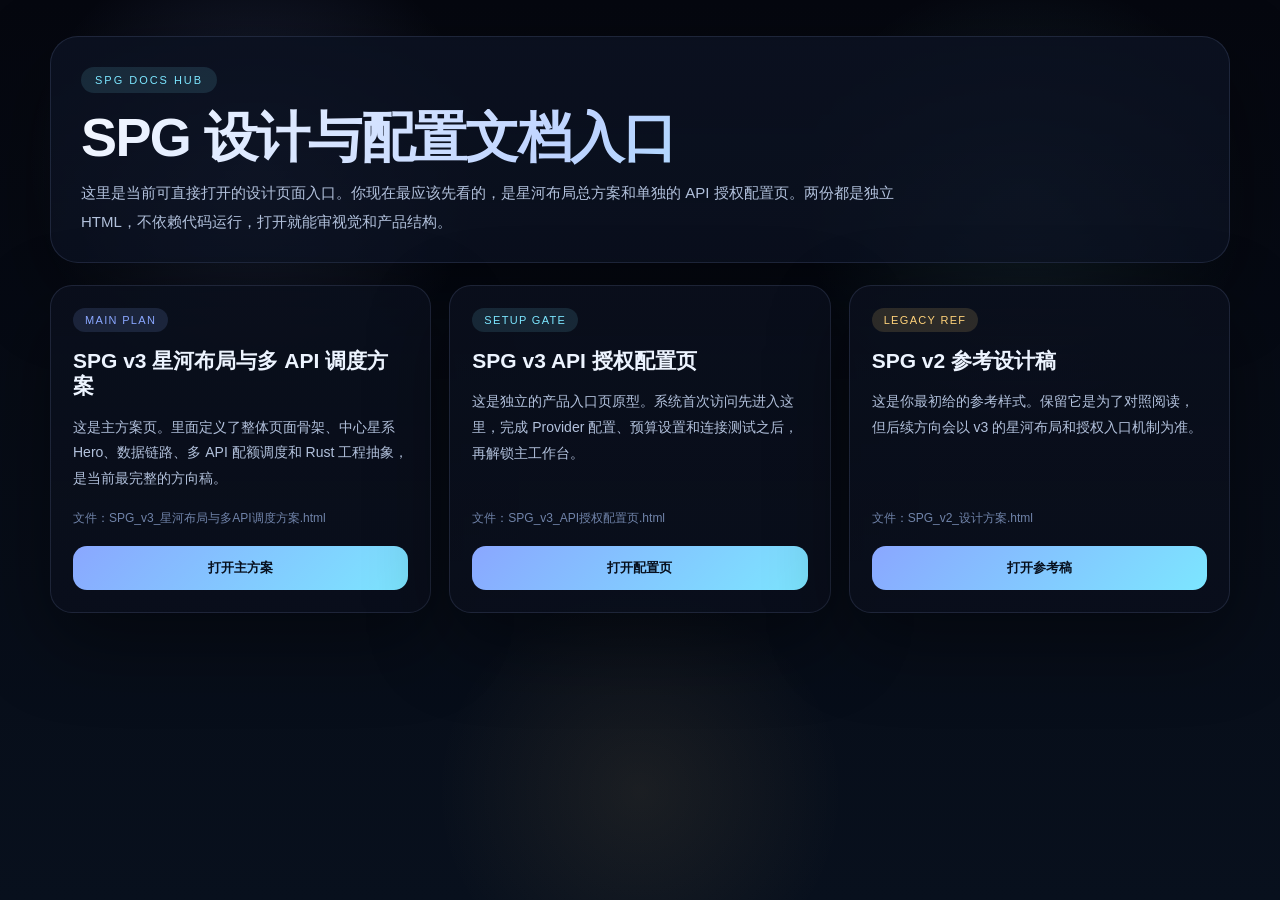
<file: docs/index.html>
<!DOCTYPE html>
<html lang="zh-CN">
<head>
<meta charset="UTF-8">
<meta name="viewport" content="width=device-width, initial-scale=1.0">
<title>SPG Docs Hub</title>
<style>
  :root {
    --bg: #060912;
    --surface: rgba(9, 14, 28, 0.88);
    --surface-2: rgba(12, 20, 38, 0.94);
    --border: rgba(137, 158, 212, 0.16);
    --text: #edf4ff;
    --text-2: #b2c1dc;
    --text-3: #7083a9;
    --blue: #8aa7ff;
    --cyan: #7ce6ff;
    --gold: #ffd27a;
    --green: #7dffc8;
    --shadow: 0 28px 80px rgba(0, 0, 0, 0.42);
  }

  * { box-sizing: border-box; margin: 0; padding: 0; }

  body {
    font-family: "Space Grotesk", "IBM Plex Sans", "PingFang SC", "Microsoft YaHei", sans-serif;
    color: var(--text);
    min-height: 100vh;
    background:
      radial-gradient(circle at 20% 18%, rgba(138,167,255,.18), transparent 18%),
      radial-gradient(circle at 80% 22%, rgba(124,230,255,.12), transparent 18%),
      radial-gradient(circle at 50% 88%, rgba(255,210,122,.08), transparent 20%),
      linear-gradient(180deg, #05070f 0%, #08101d 100%);
    padding: 36px 22px 50px;
  }

  .wrap {
    max-width: 1180px;
    margin: 0 auto;
  }

  .hero {
    padding: 30px 30px 26px;
    border-radius: 28px;
    background: linear-gradient(180deg, rgba(11,17,32,.94), rgba(11,17,32,.8));
    border: 1px solid var(--border);
    box-shadow: var(--shadow);
    margin-bottom: 22px;
  }

  .kicker {
    display: inline-flex;
    align-items: center;
    gap: 8px;
    padding: 7px 14px;
    border-radius: 999px;
    background: rgba(124,230,255,.12);
    color: var(--cyan);
    font-size: 11px;
    text-transform: uppercase;
    letter-spacing: .18em;
    margin-bottom: 16px;
  }

  h1 {
    font-size: clamp(32px, 5vw, 54px);
    line-height: 1.04;
    letter-spacing: -.03em;
    margin-bottom: 14px;
    background: linear-gradient(135deg, #f4f8ff, #bdd3ff 45%, #7ce6ff);
    -webkit-background-clip: text;
    -webkit-text-fill-color: transparent;
  }

  .hero p {
    color: var(--text-2);
    line-height: 1.9;
    font-size: 15px;
    max-width: 860px;
  }

  .grid {
    display: grid;
    grid-template-columns: repeat(3, minmax(0, 1fr));
    gap: 18px;
  }

  .card {
    display: flex;
    flex-direction: column;
    gap: 16px;
    padding: 22px;
    border-radius: 22px;
    background: linear-gradient(180deg, rgba(10,15,28,.92), rgba(10,15,28,.78));
    border: 1px solid var(--border);
    box-shadow: var(--shadow);
  }

  .badge {
    display: inline-flex;
    align-items: center;
    gap: 8px;
    width: fit-content;
    padding: 6px 12px;
    border-radius: 999px;
    font-size: 11px;
    text-transform: uppercase;
    letter-spacing: .12em;
  }

  .badge-blue { background: rgba(138,167,255,.14); color: var(--blue); }
  .badge-cyan { background: rgba(124,230,255,.12); color: var(--cyan); }
  .badge-gold { background: rgba(255,210,122,.14); color: var(--gold); }

  .card h2 {
    font-size: 21px;
    line-height: 1.2;
  }

  .card p {
    color: var(--text-2);
    line-height: 1.85;
    font-size: 14px;
    flex: 1;
  }

  .meta {
    color: var(--text-3);
    font-size: 12px;
    line-height: 1.8;
  }

  .link {
    display: inline-flex;
    align-items: center;
    justify-content: center;
    padding: 13px 16px;
    border-radius: 14px;
    text-decoration: none;
    font-size: 13px;
    font-weight: 700;
    background: linear-gradient(135deg, #8aa7ff, #7ce6ff);
    color: #07101e;
  }

  @media (max-width: 980px) {
    .grid { grid-template-columns: 1fr; }
    .hero { padding: 22px 18px; }
  }
</style>
</head>
<body>
  <div class="wrap">
    <section class="hero">
      <div class="kicker">SPG Docs Hub</div>
      <h1>SPG 设计与配置文档入口</h1>
      <p>这里是当前可直接打开的设计页面入口。你现在最应该先看的，是星河布局总方案和单独的 API 授权配置页。两份都是独立 HTML，不依赖代码运行，打开就能审视觉和产品结构。</p>
    </section>

    <section class="grid">
      <article class="card">
        <div class="badge badge-blue">Main Plan</div>
        <h2>SPG v3 星河布局与多 API 调度方案</h2>
        <p>这是主方案页。里面定义了整体页面骨架、中心星系 Hero、数据链路、多 API 配额调度和 Rust 工程抽象，是当前最完整的方向稿。</p>
        <div class="meta">文件：SPG_v3_星河布局与多API调度方案.html</div>
        <a class="link" href="./SPG_v3_星河布局与多API调度方案.html">打开主方案</a>
      </article>

      <article class="card">
        <div class="badge badge-cyan">Setup Gate</div>
        <h2>SPG v3 API 授权配置页</h2>
        <p>这是独立的产品入口页原型。系统首次访问先进入这里，完成 Provider 配置、预算设置和连接测试之后，再解锁主工作台。</p>
        <div class="meta">文件：SPG_v3_API授权配置页.html</div>
        <a class="link" href="./SPG_v3_API授权配置页.html">打开配置页</a>
      </article>

      <article class="card">
        <div class="badge badge-gold">Legacy Ref</div>
        <h2>SPG v2 参考设计稿</h2>
        <p>这是你最初给的参考样式。保留它是为了对照阅读，但后续方向会以 v3 的星河布局和授权入口机制为准。</p>
        <div class="meta">文件：SPG_v2_设计方案.html</div>
        <a class="link" href="./SPG_v2_设计方案.html">打开参考稿</a>
      </article>
    </section>
  </div>
</body>
</html>
</file>
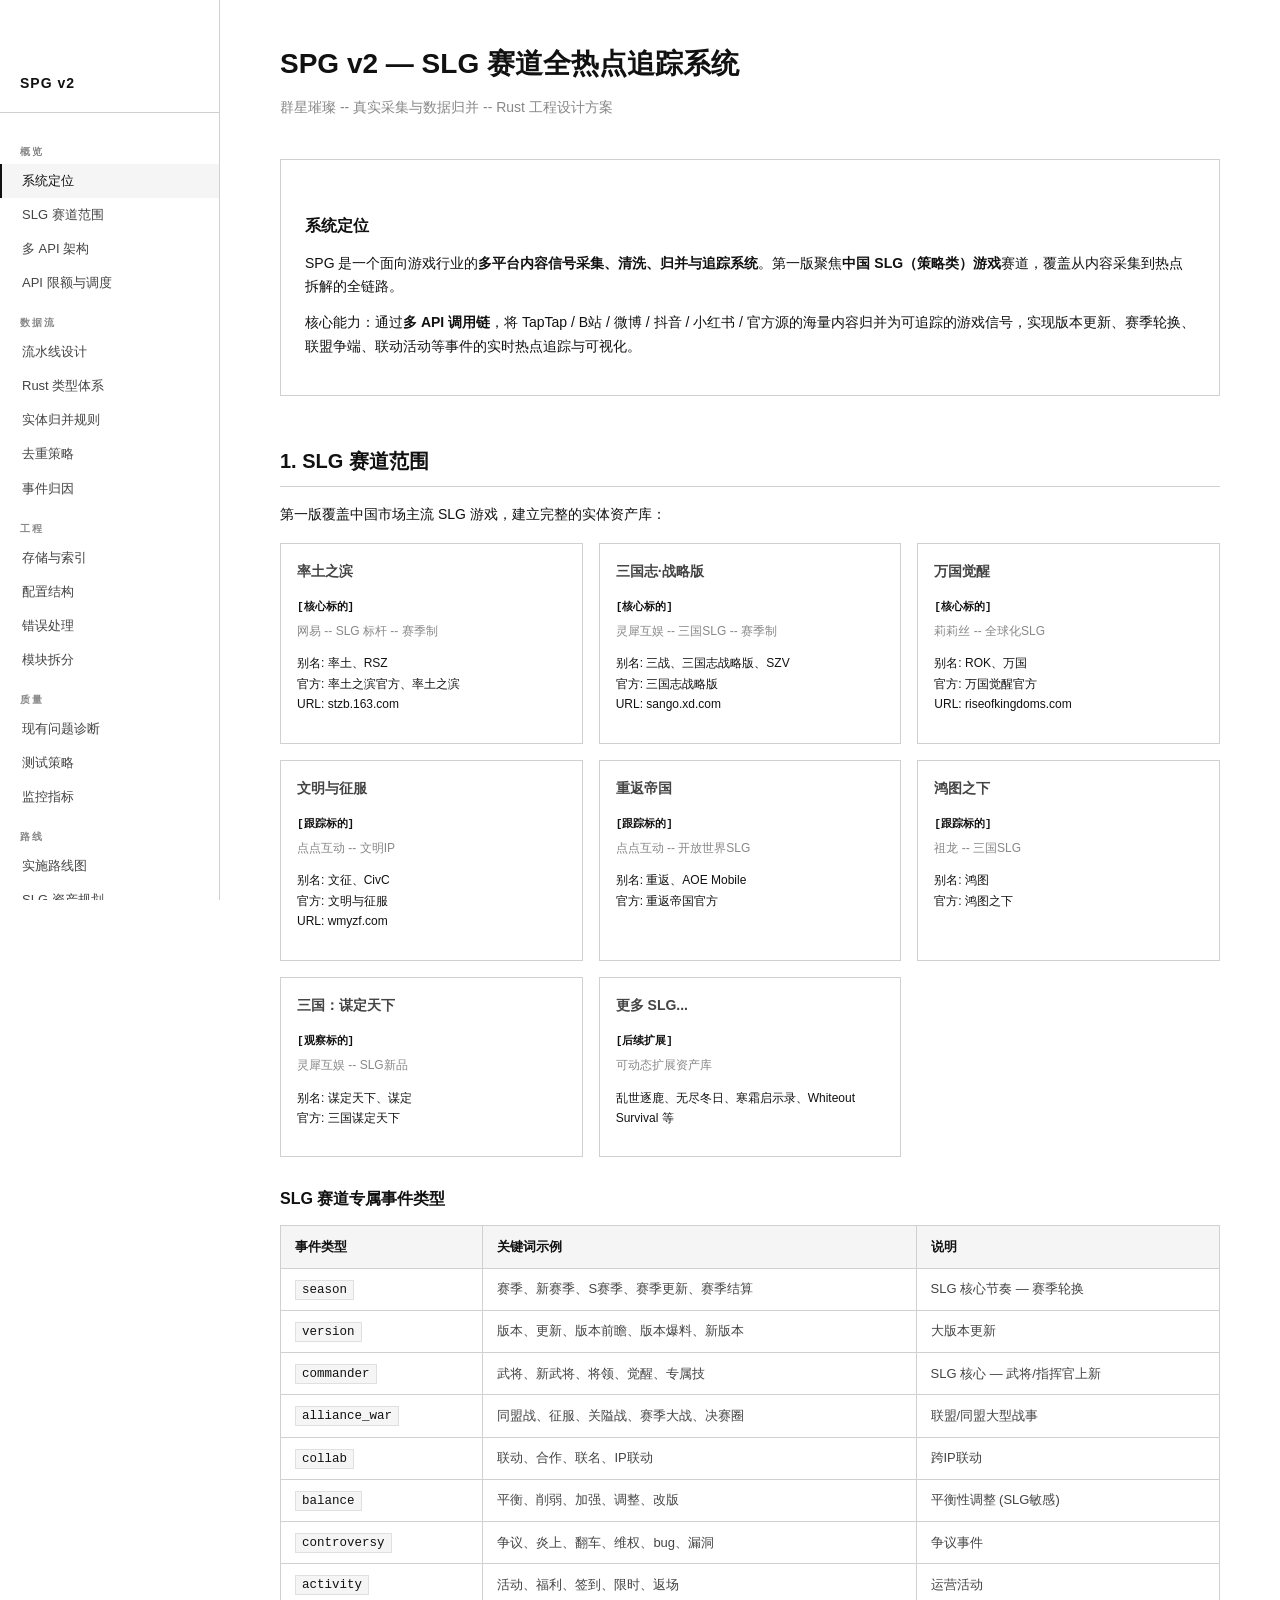
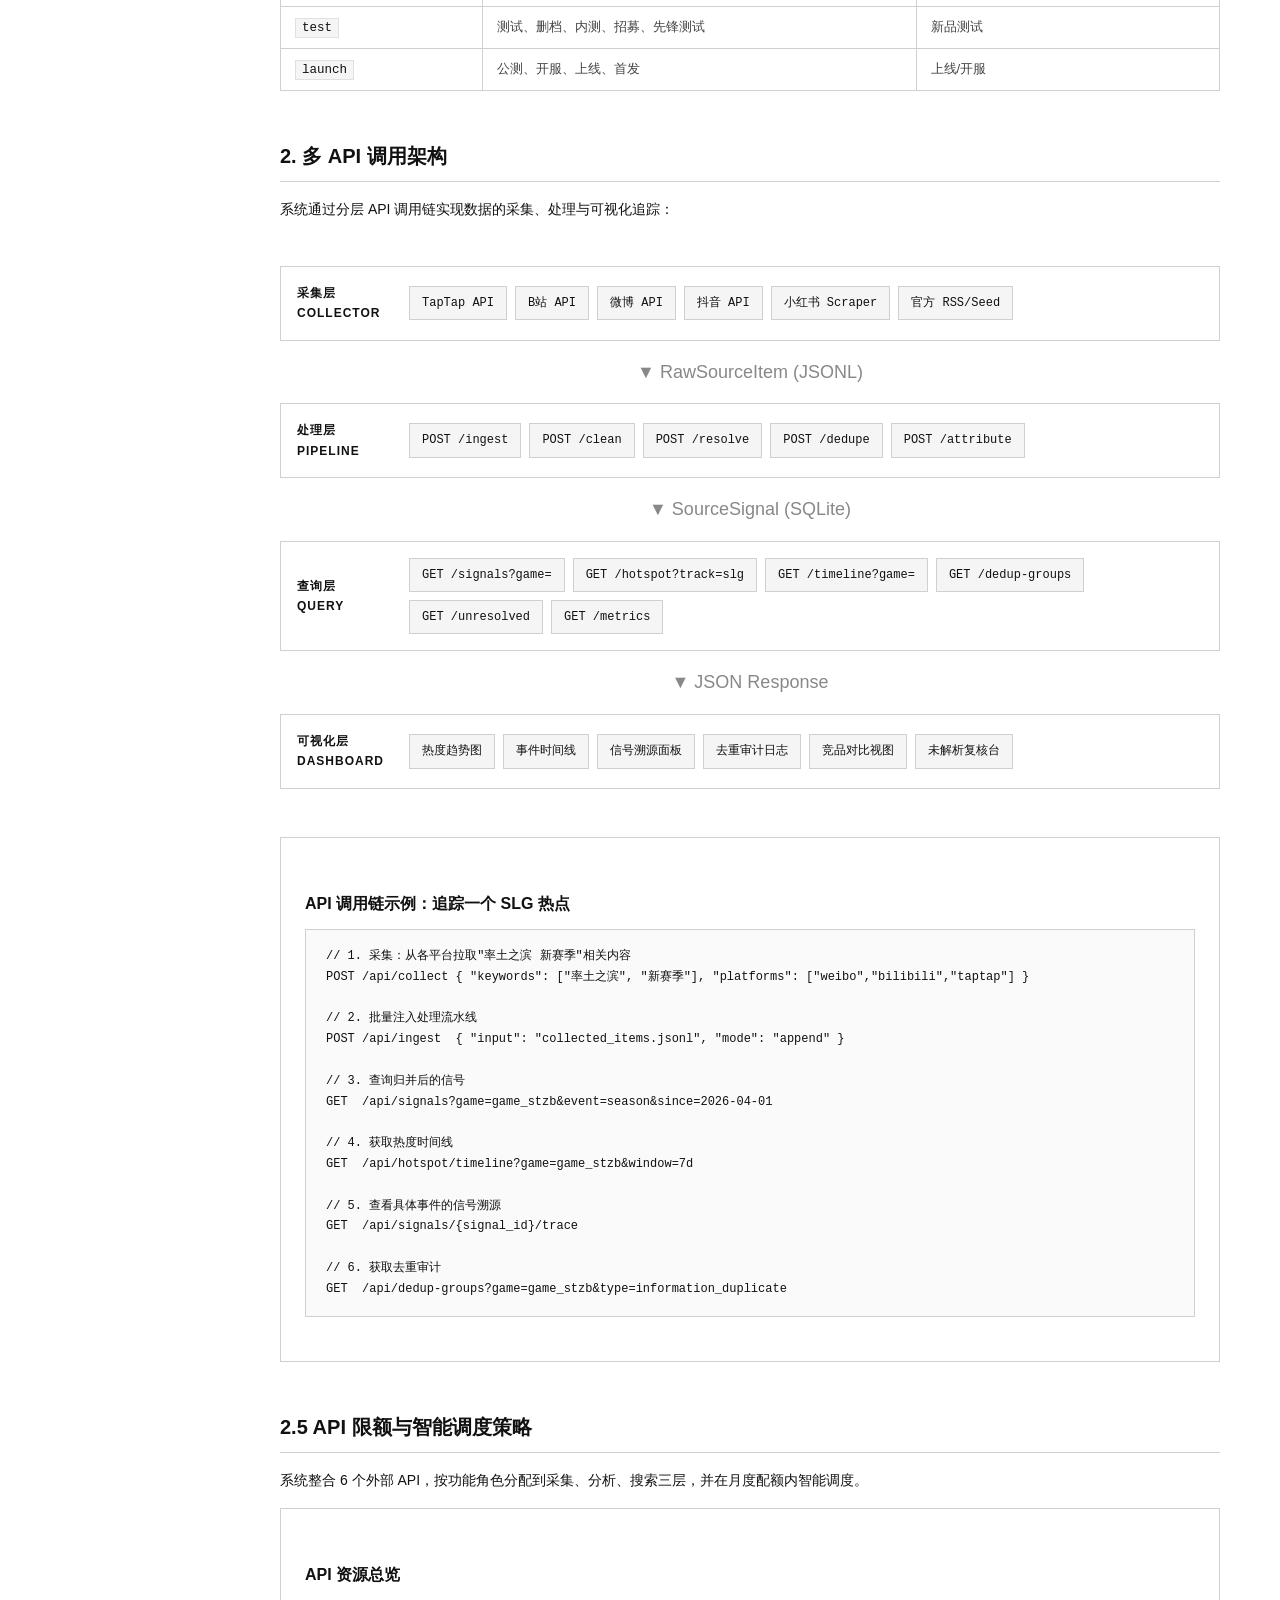
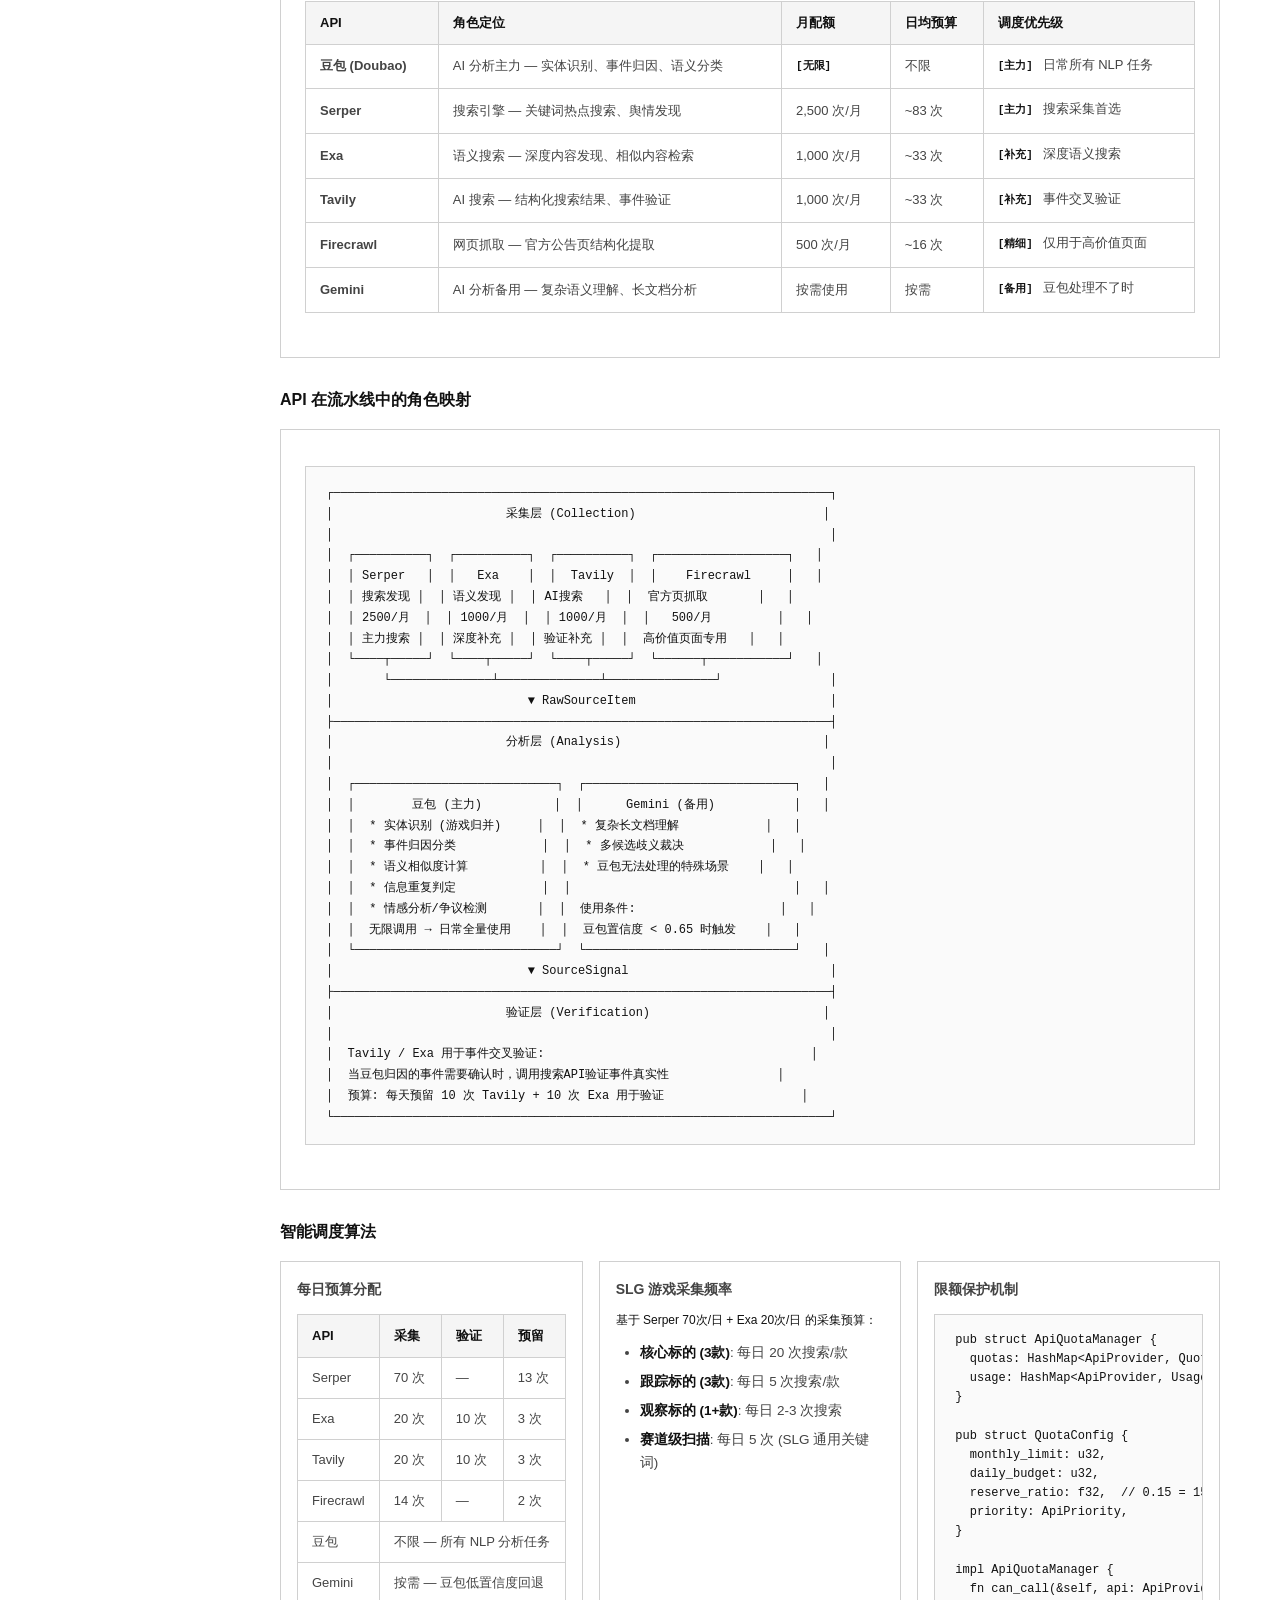
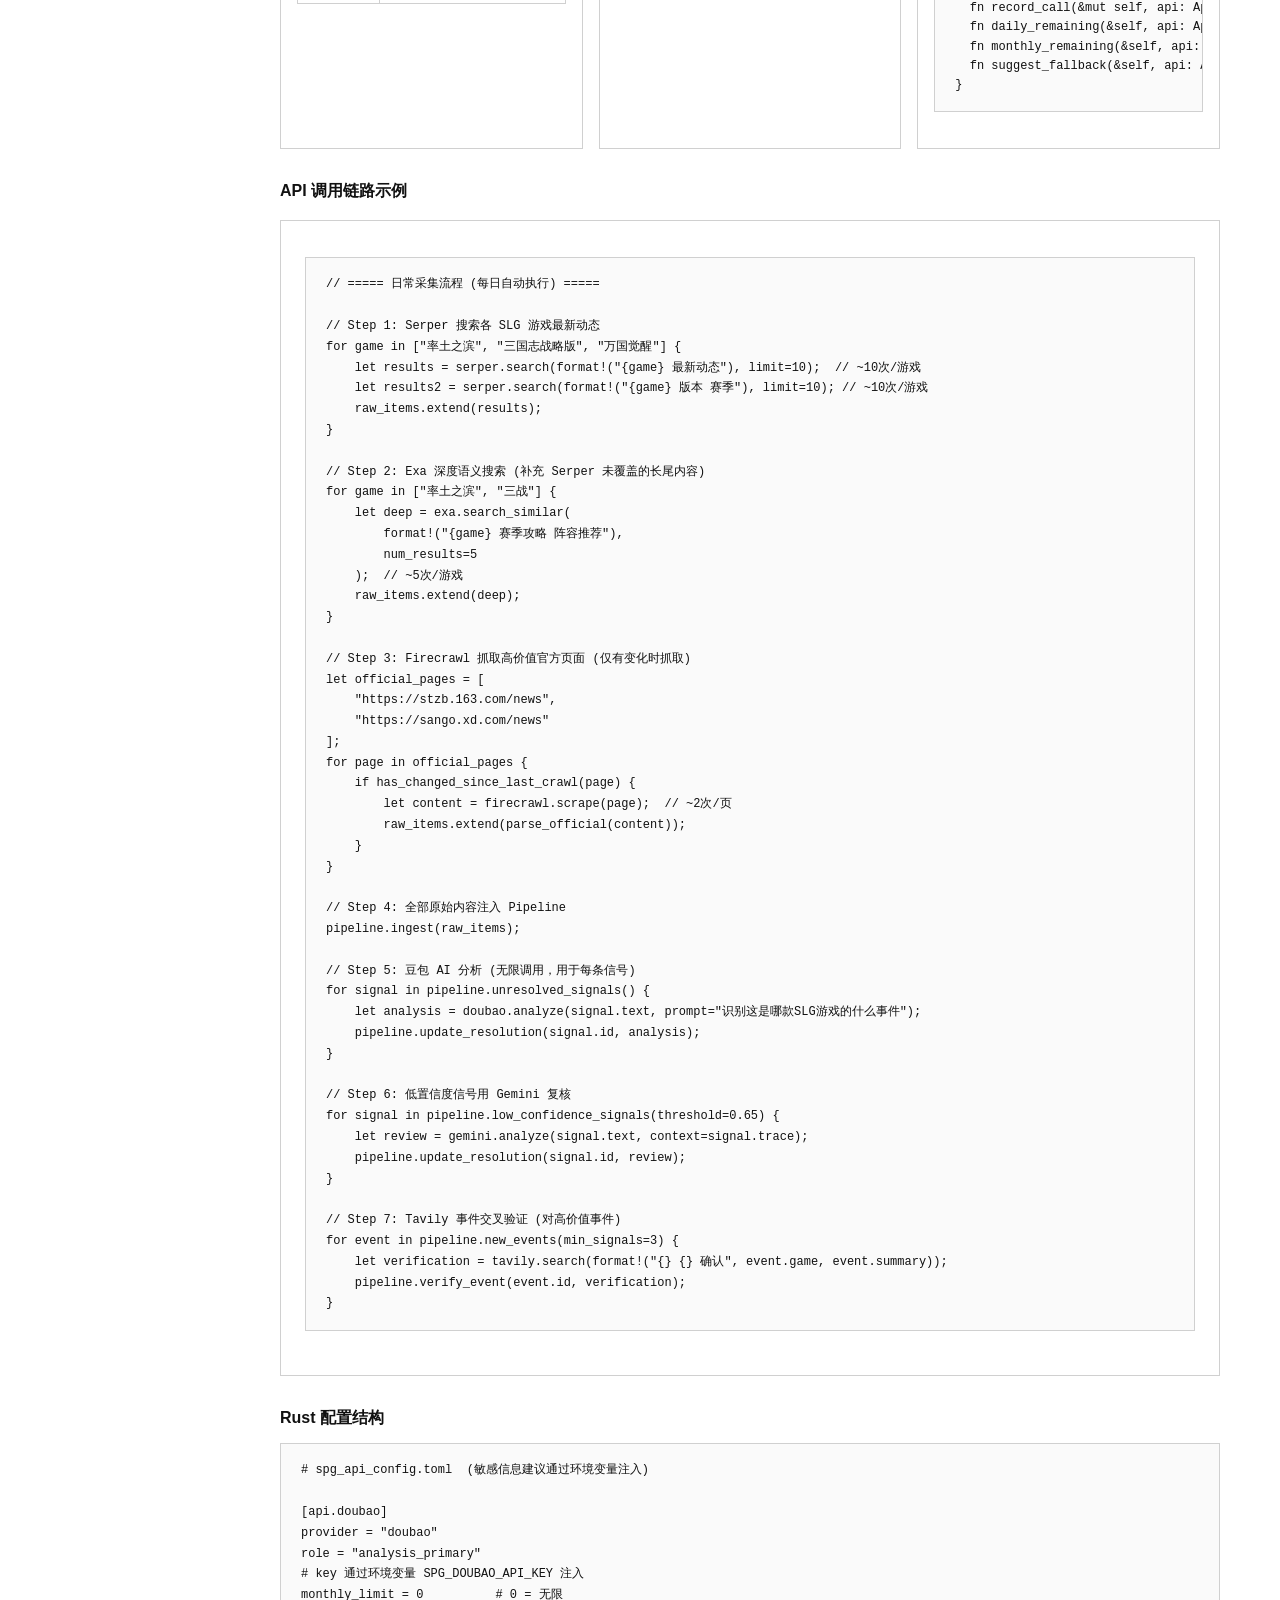
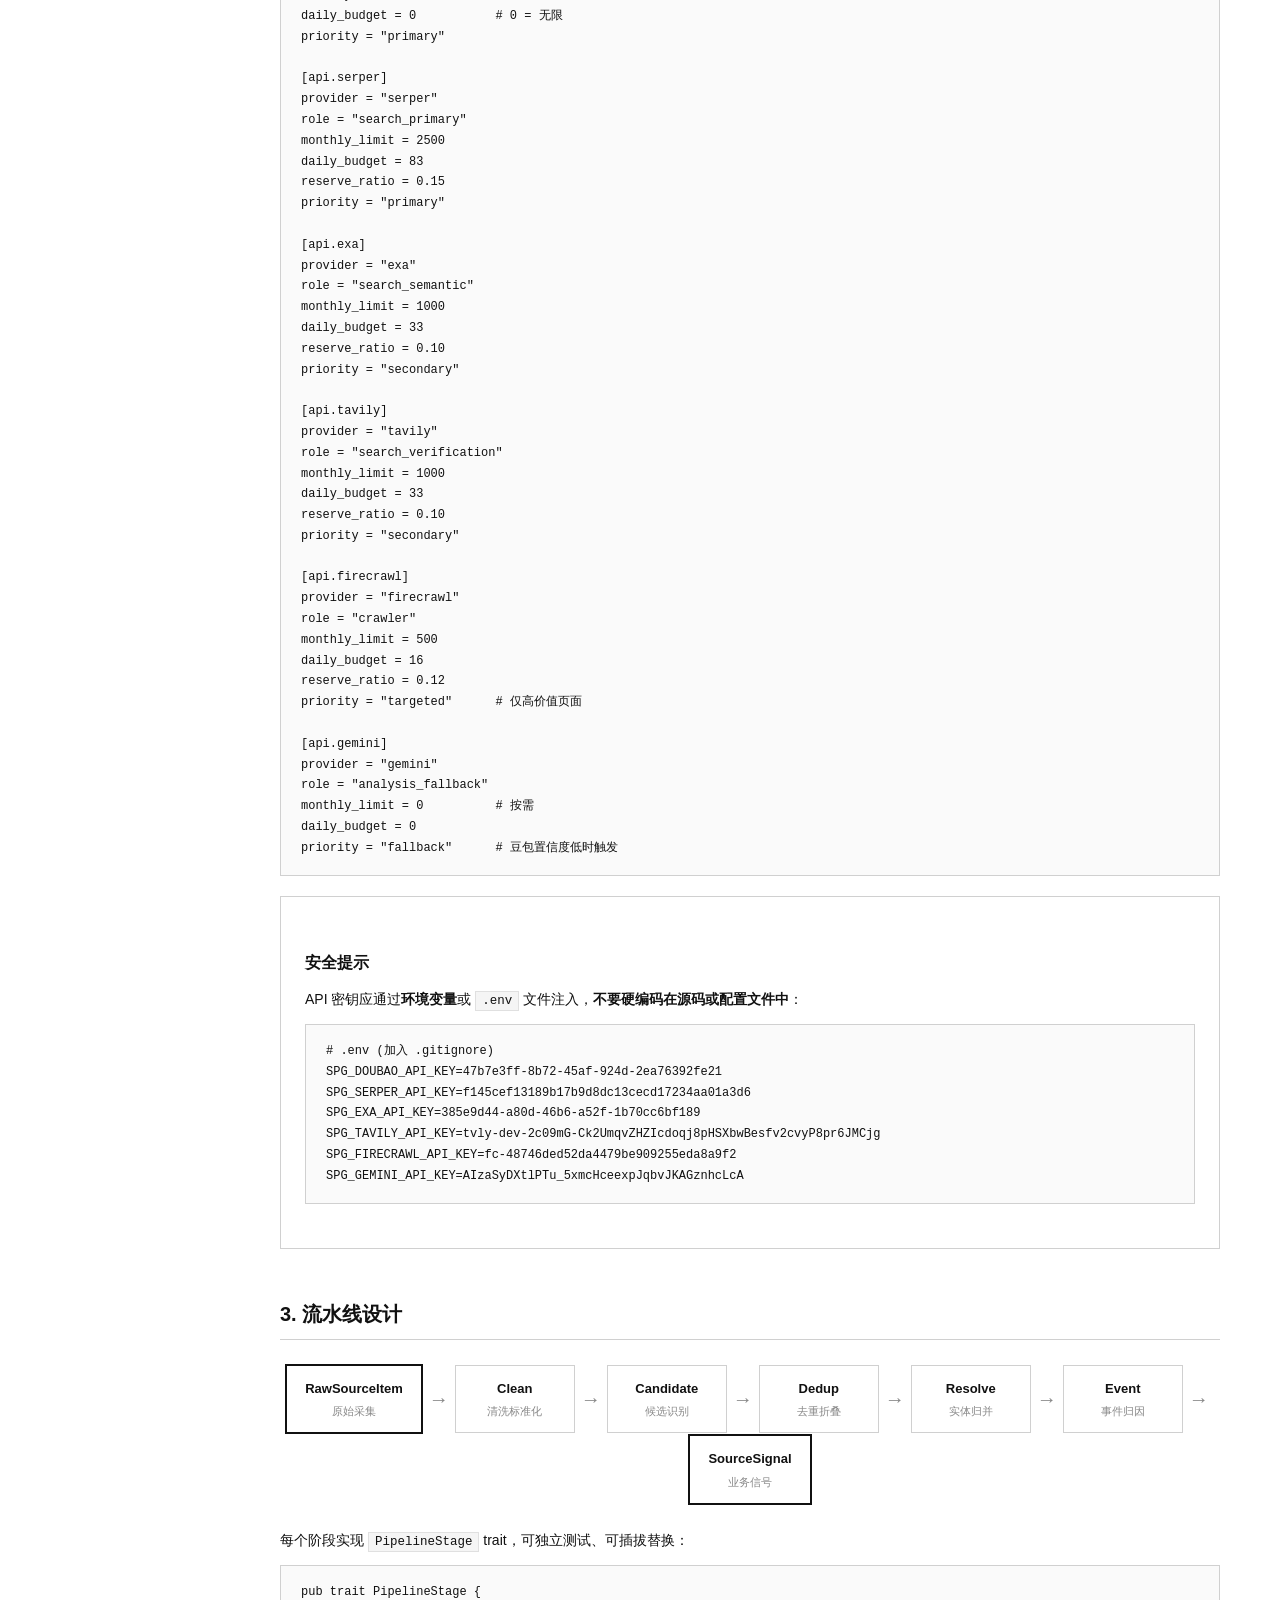
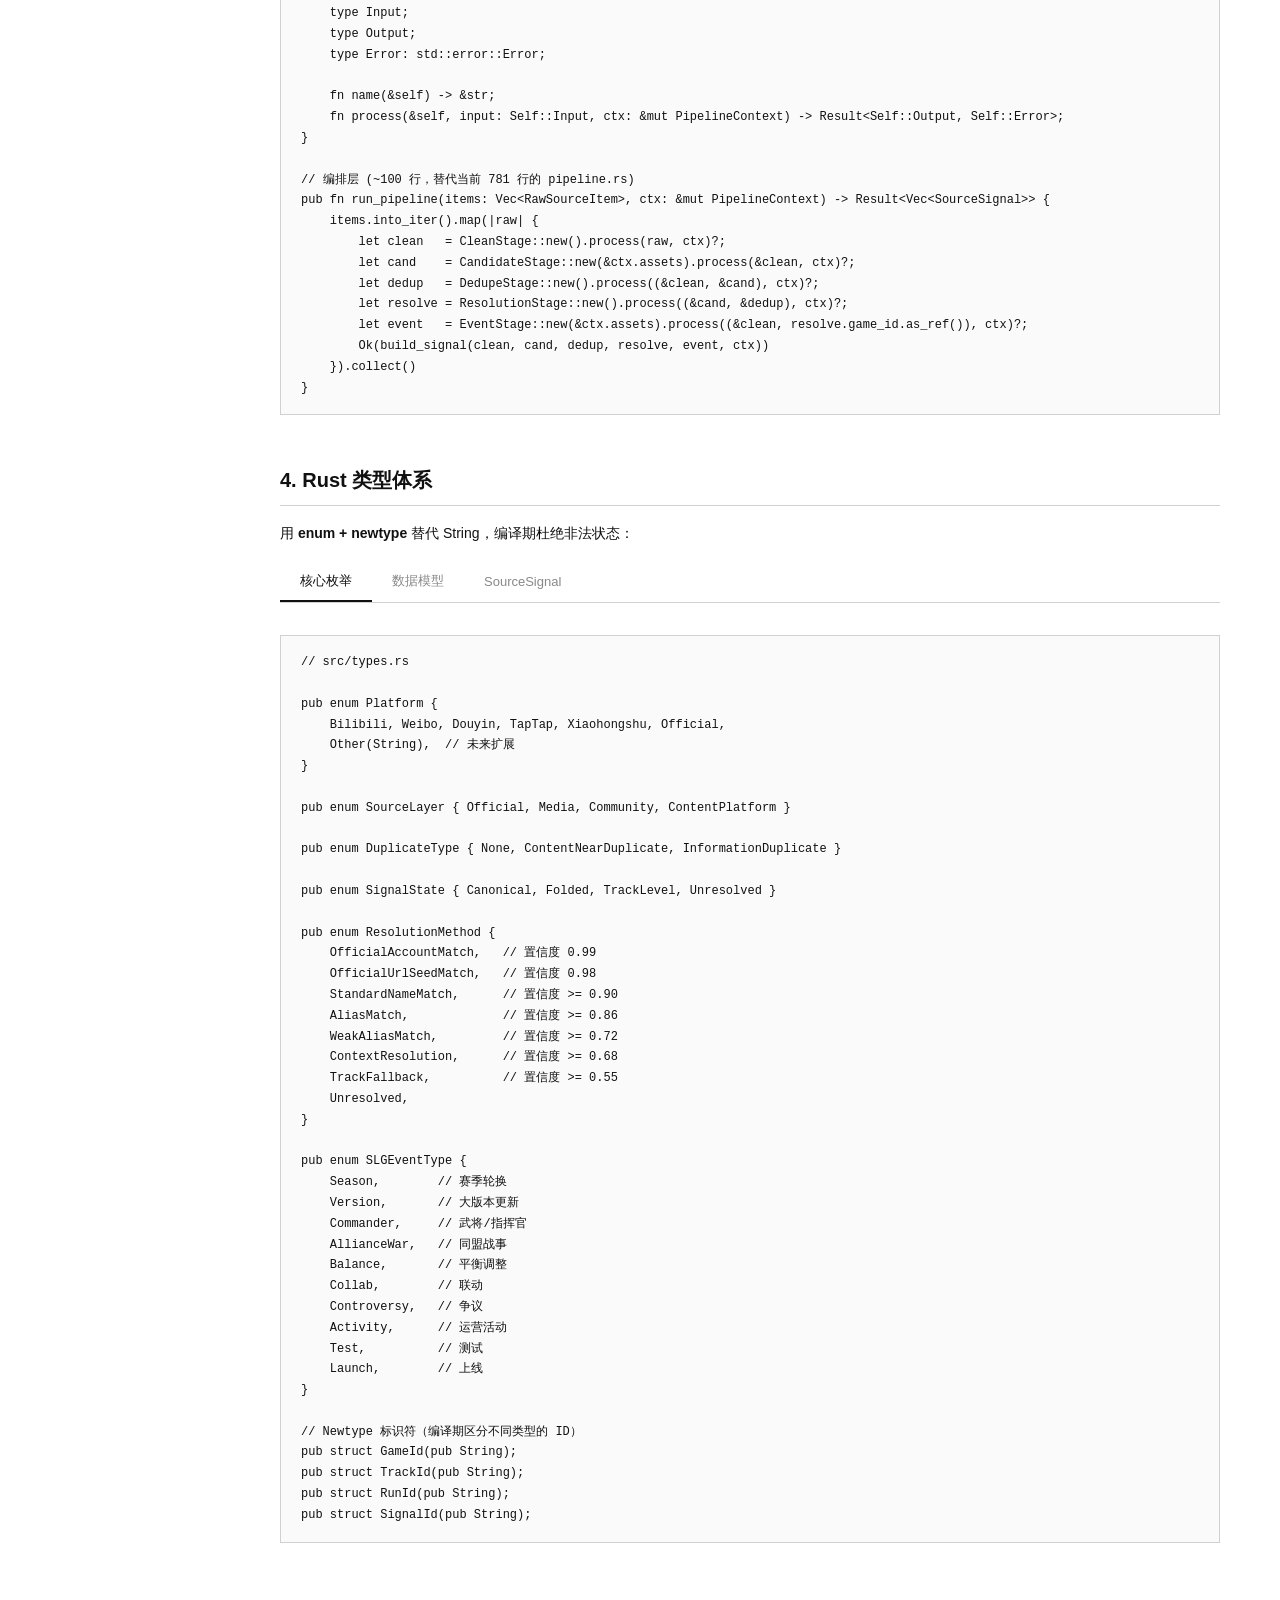
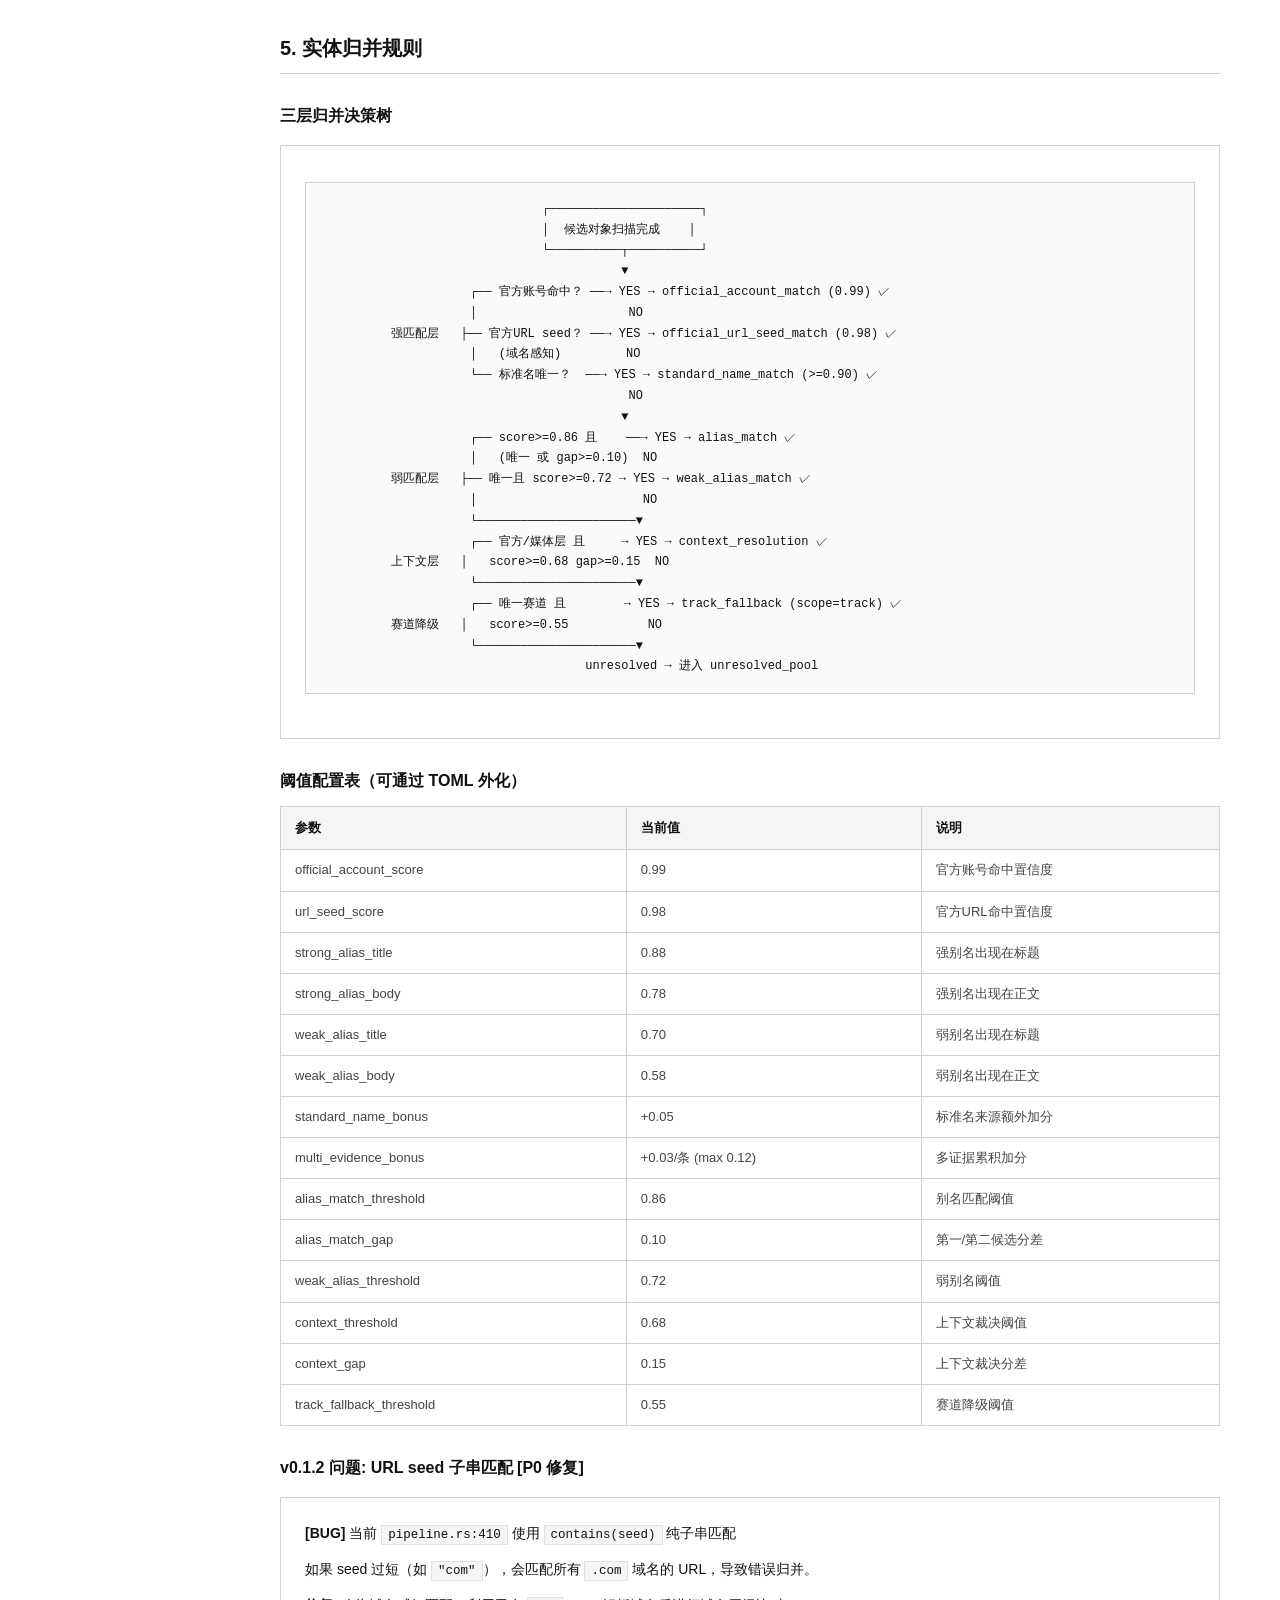
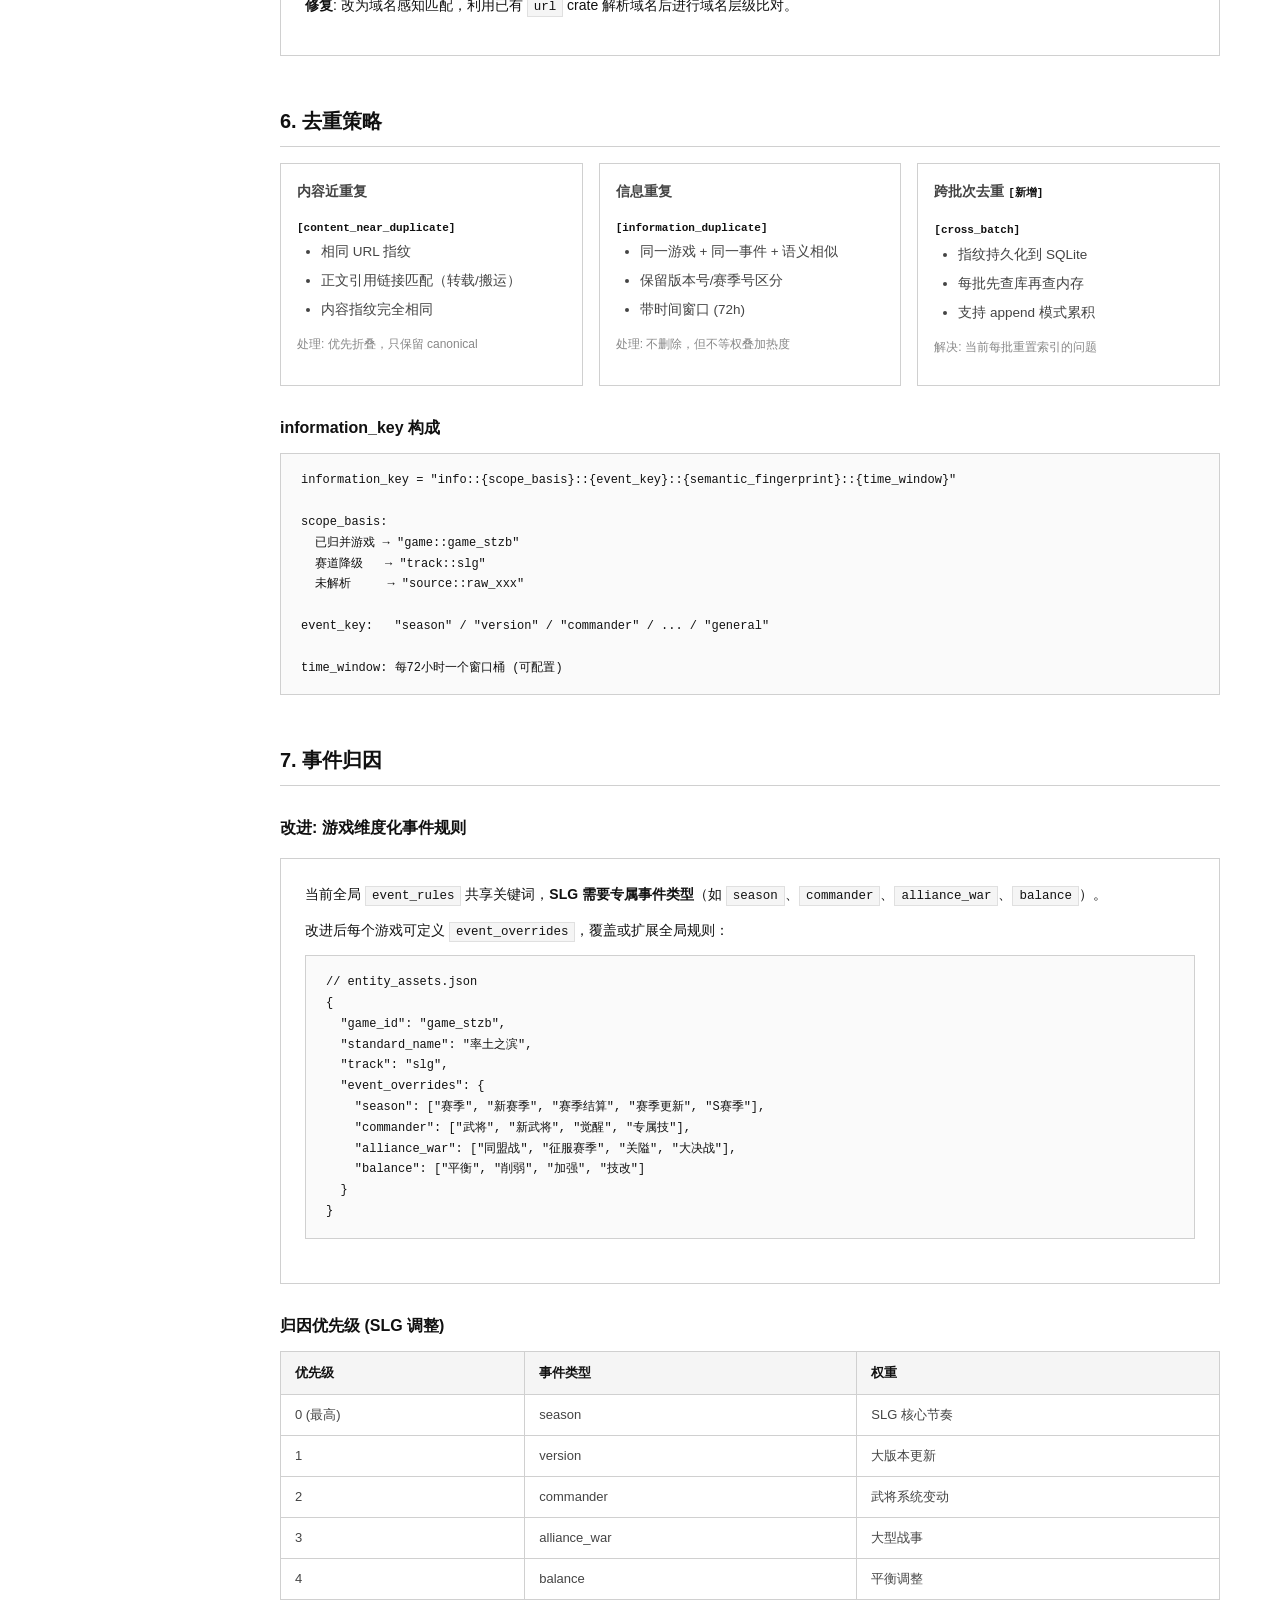
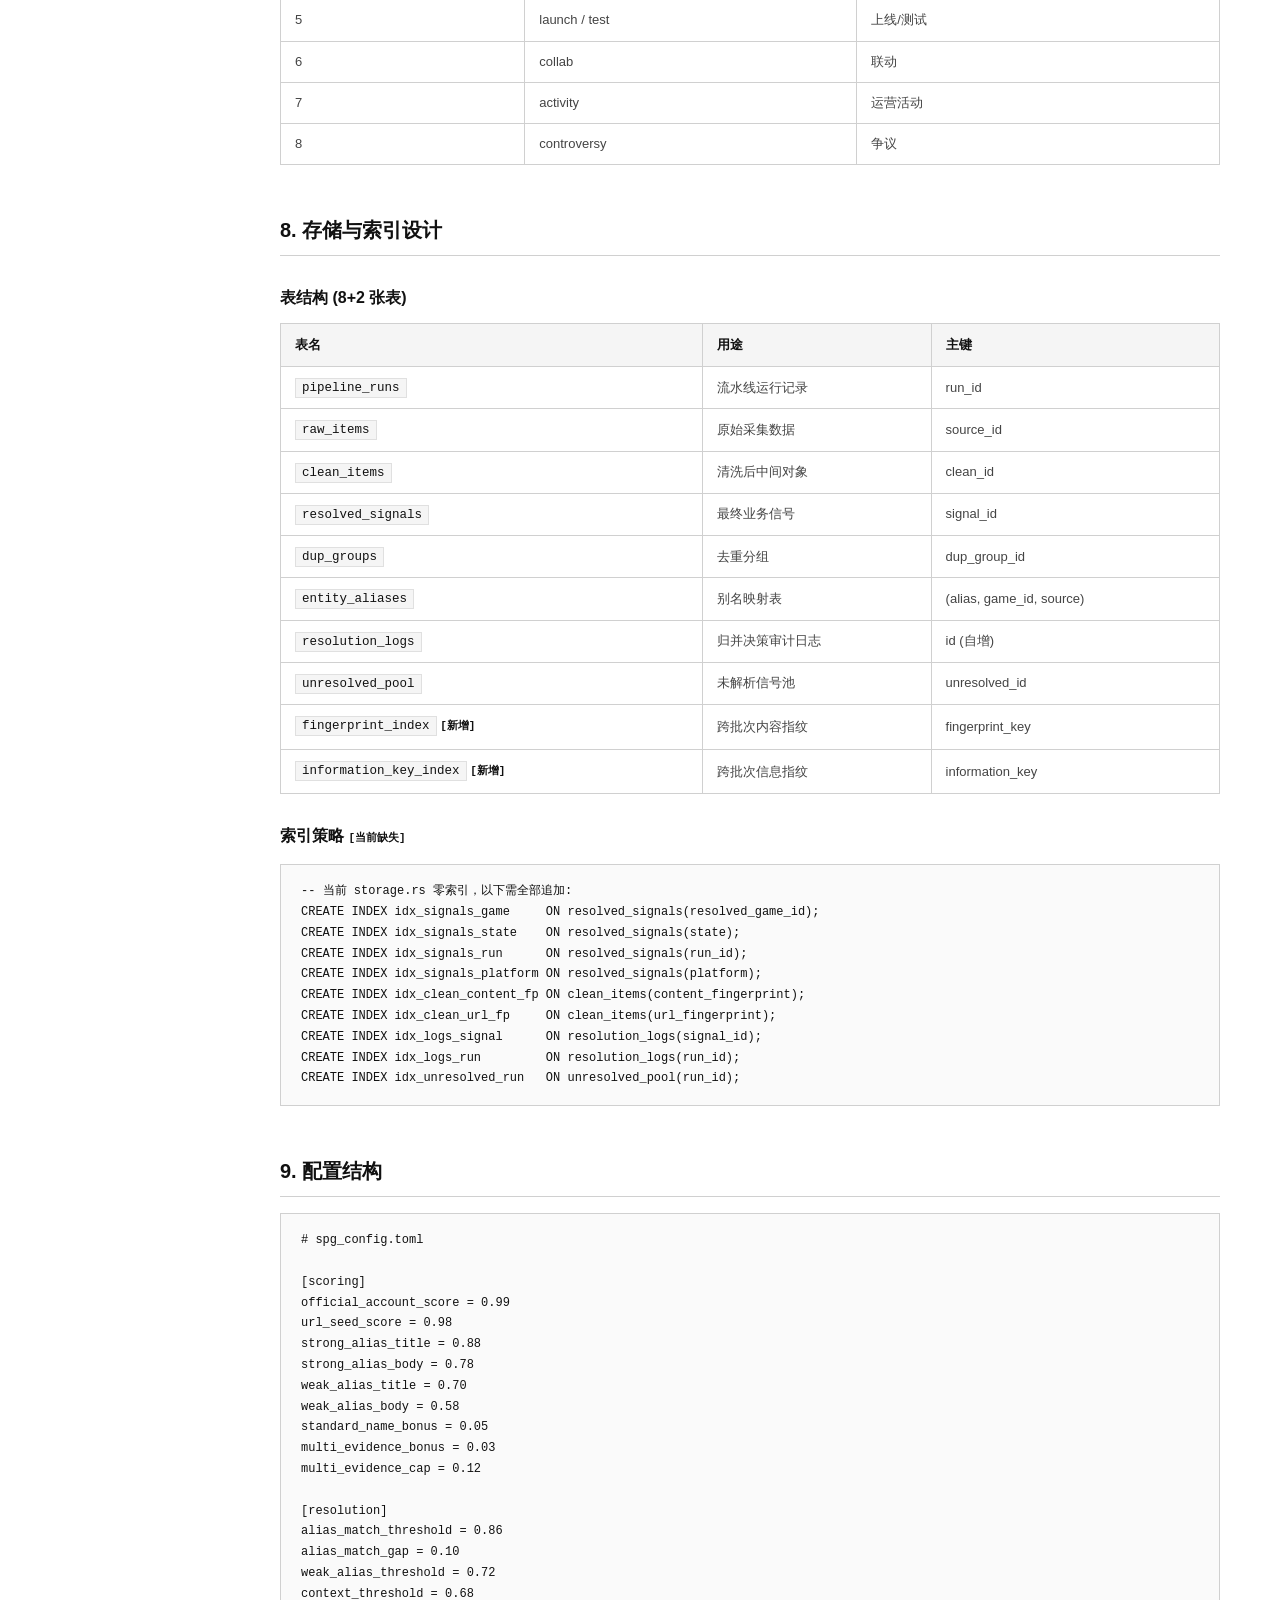
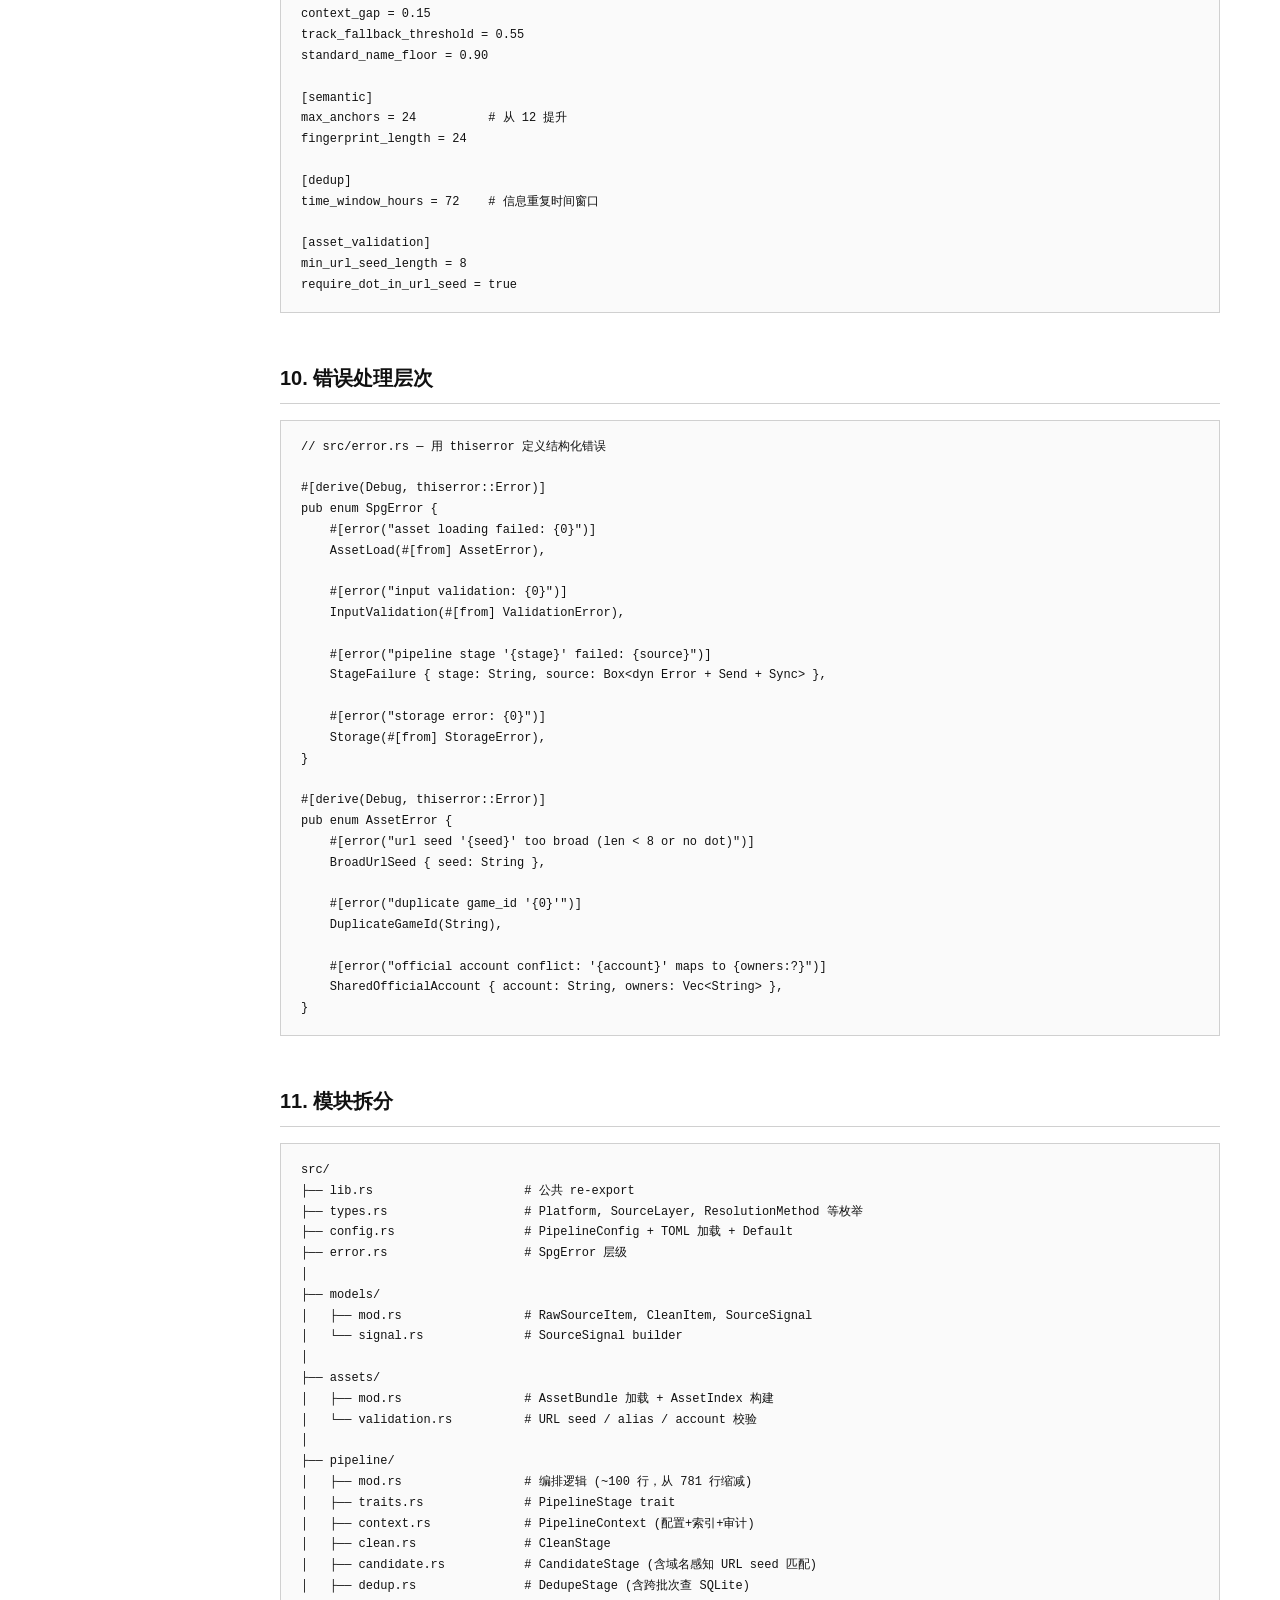
<file: docs/SPG_v2_设计方案.html>
<!DOCTYPE html>
<html lang="zh-CN">
<head>
<meta charset="UTF-8">
<meta name="viewport" content="width=device-width, initial-scale=1.0">
<title>SPG v2 — SLG 赛道全热点追踪设计方案</title>
<style>
  :root {
    --bg: #ffffff;
    --surface: #fafafa;
    --surface2: #f5f5f5;
    --border: #d0d0d0;
    --text: #111111;
    --text2: #444444;
    --text3: #888888;
  }
  * { margin:0; padding:0; box-sizing:border-box; }
  body {
    font-family: -apple-system, BlinkMacSystemFont, 'Segoe UI', 'PingFang SC', 'Microsoft YaHei', sans-serif;
    background: var(--bg);
    color: var(--text);
    line-height: 1.7;
    overflow-x: hidden;
  }
  /* ---- NAV ---- */
  .nav {
    position: fixed; top:0; left:0; width: 220px; height:100vh;
    background: var(--bg); border-right: 1px solid var(--border);
    padding: 24px 0; overflow-y: auto; z-index: 100;
  }
  .nav h2 { padding: 0 20px 16px; font-size: 14px; color: var(--text); letter-spacing: 1px; font-weight: 700; }
  .nav a {
    display: block; padding: 6px 20px; color: var(--text2); text-decoration:none;
    font-size: 13px; transition: all .15s; border-left: 2px solid transparent;
  }
  .nav a:hover, .nav a.active { color: var(--text); background: var(--surface2); border-left-color: var(--text); }
  .nav .section-label { padding: 14px 20px 4px; font-size: 10px; color: var(--text3); text-transform: uppercase; letter-spacing: 2px; font-weight: 600; }

  /* ---- MAIN ---- */
  .main { margin-left: 220px; padding: 40px 60px 80px; max-width: 1100px; }
  h1 { font-size: 28px; margin-bottom: 8px; color: var(--text); font-weight: 700; }
  .subtitle { color: var(--text3); font-size: 14px; margin-bottom: 40px; }
  h2 { font-size: 20px; color: var(--text); margin: 48px 0 16px; padding-bottom: 8px; border-bottom: 1px solid var(--border); font-weight: 700; }
  h3 { font-size: 16px; color: var(--text); margin: 28px 0 12px; font-weight: 600; }
  h4 { font-size: 14px; color: var(--text2); margin: 20px 0 8px; font-weight: 600; }
  p { color: var(--text); margin-bottom: 12px; font-size: 14px; }
  ul, ol { padding-left: 24px; margin-bottom: 12px; }
  li { color: var(--text2); margin-bottom: 6px; font-size: 13.5px; }
  li strong { color: var(--text); }
  code {
    background: var(--surface2); color: var(--text); padding: 2px 6px; border: 1px solid #e0e0e0;
    font-family: 'JetBrains Mono', 'Fira Code', 'Cascadia Code', 'Consolas', monospace; font-size: 12.5px;
  }
  pre {
    background: var(--surface); border: 1px solid var(--border);
    padding: 16px 20px; overflow-x: auto; margin: 12px 0 20px; line-height: 1.6;
  }
  pre code { background: none; padding: 0; border: none; color: var(--text); font-size: 12px; }
  .card {
    background: var(--bg); border: 1px solid var(--border);
    padding: 24px; margin: 16px 0;
  }
  .card-grid { display: grid; grid-template-columns: repeat(auto-fit, minmax(280px, 1fr)); gap: 16px; margin: 16px 0; }
  .mini-card {
    background: var(--bg); border: 1px solid var(--border);
    padding: 16px;
  }
  .mini-card:hover { border-color: var(--text); }
  .mini-card h4 { margin-top: 0; }
  .badge {
    display: inline-block; padding: 1px 6px; font-size: 11px;
    font-weight: 600; margin-right: 6px; margin-bottom: 4px;
    font-family: 'JetBrains Mono', 'Fira Code', 'Cascadia Code', 'Consolas', monospace;
  }
  .badge-green::before { content: "["; }
  .badge-green::after { content: "]"; }
  .badge-orange::before { content: "["; }
  .badge-orange::after { content: "]"; }
  .badge-red::before { content: "["; }
  .badge-red::after { content: "]"; }
  .badge-blue::before { content: "["; }
  .badge-blue::after { content: "]"; }
  .badge-purple::before { content: "["; }
  .badge-purple::after { content: "]"; }
  .badge-green, .badge-orange, .badge-red, .badge-blue, .badge-purple {
    color: var(--text); background: none; padding: 0; border: none;
  }

  /* ---- FLOW DIAGRAM ---- */
  .flow { display: flex; align-items: center; gap: 0; margin: 24px 0; flex-wrap: wrap; justify-content: center; }
  .flow-node {
    background: var(--bg); border: 1px solid var(--border);
    padding: 12px 18px; text-align: center; min-width: 120px; position: relative;
  }
  .flow-node.active { border-color: var(--text); border-width: 2px; }
  .flow-node .fn-title { font-size: 13px; font-weight: 700; color: var(--text); }
  .flow-node .fn-sub { font-size: 11px; color: var(--text3); margin-top: 2px; }
  .flow-arrow { color: var(--text3); font-size: 20px; padding: 0 6px; }

  /* ---- TABLE ---- */
  table { width:100%; border-collapse: collapse; margin: 12px 0 20px; font-size: 13px; }
  th { background: var(--surface2); color: var(--text); padding: 10px 14px; text-align: left; font-weight: 600; border: 1px solid var(--border); }
  td { padding: 9px 14px; border: 1px solid var(--border); color: var(--text2); }
  tr:hover td { background: var(--surface2); }

  /* ---- API DIAGRAM ---- */
  .api-flow { position: relative; padding: 20px 0; }
  .api-layer {
    display: flex; align-items: center; gap: 12px; margin: 12px 0; padding: 16px;
    background: var(--bg); border: 1px solid var(--border);
  }
  .api-layer-label {
    min-width: 100px; font-size: 12px; font-weight: 700; color: var(--text);
    text-transform: uppercase; letter-spacing: 1px;
  }
  .api-endpoints { display: flex; gap: 8px; flex-wrap: wrap; }
  .api-ep {
    background: var(--surface2); border: 1px solid var(--border);
    padding: 6px 12px; font-size: 12px; font-family: 'JetBrains Mono', 'Consolas', monospace; color: var(--text);
  }
  .connector { text-align: center; color: var(--text3); font-size: 18px; padding: 4px 0; }

  /* ---- TIMELINE ---- */
  .timeline { position: relative; padding-left: 32px; margin: 20px 0; }
  .timeline::before { content:''; position: absolute; left: 12px; top: 0; bottom: 0; width: 1px; background: var(--border); }
  .tl-item { position: relative; margin-bottom: 24px; }
  .tl-item::before {
    content:''; position: absolute; left: -26px; top: 4px; width: 10px; height: 10px;
    border-radius: 50%; border: 1px solid var(--text); background: var(--bg);
  }
  .tl-item.done::before { background: var(--text); }
  .tl-item h4 { margin-top: 0; }

  /* ---- TABS ---- */
  .tabs { display: flex; gap: 0; margin: 16px 0 0; border-bottom: 1px solid var(--border); }
  .tab-btn {
    padding: 10px 20px; cursor: pointer; color: var(--text3); font-size: 13px;
    border-bottom: 2px solid transparent; transition: all .15s; background: none; border-top:none; border-left:none; border-right:none;
  }
  .tab-btn:hover { color: var(--text); }
  .tab-btn.active { color: var(--text); border-bottom-color: var(--text); }
  .tab-content { display: none; padding: 20px 0; }
  .tab-content.active { display: block; }

  /* ---- RESPONSIVE ---- */
  @media (max-width: 900px) {
    .nav { display: none; }
    .main { margin-left: 0; padding: 24px 20px; }
  }

  /* scrollbar */
  ::-webkit-scrollbar { width: 6px; }
  ::-webkit-scrollbar-track { background: var(--bg); }
  ::-webkit-scrollbar-thumb { background: #ccc; border-radius: 3px; }
</style>
</head>
<body>

<!-- NAVIGATION -->
<nav class="nav">
  <h2>SPG v2</h2>
  <div class="section-label">概览</div>
  <a href="#overview">系统定位</a>
  <a href="#slg-scope">SLG 赛道范围</a>
  <a href="#api-arch">多 API 架构</a>
  <a href="#api-budget">API 限额与调度</a>
  <div class="section-label">数据流</div>
  <a href="#pipeline">流水线设计</a>
  <a href="#types">Rust 类型体系</a>
  <a href="#entity">实体归并规则</a>
  <a href="#dedup">去重策略</a>
  <a href="#event">事件归因</a>
  <div class="section-label">工程</div>
  <a href="#storage">存储与索引</a>
  <a href="#config">配置结构</a>
  <a href="#errors">错误处理</a>
  <a href="#modules">模块拆分</a>
  <div class="section-label">质量</div>
  <a href="#issues">现有问题诊断</a>
  <a href="#tests">测试策略</a>
  <a href="#metrics">监控指标</a>
  <div class="section-label">路线</div>
  <a href="#roadmap">实施路线图</a>
  <a href="#slg-assets">SLG 资产规划</a>
</nav>

<!-- MAIN -->
<div class="main">

<!-- ===== OVERVIEW ===== -->
<section id="overview">
<h1>SPG v2 — SLG 赛道全热点追踪系统</h1>
<p class="subtitle">群星璀璨 -- 真实采集与数据归并 -- Rust 工程设计方案</p>

<div class="card">
  <h3>系统定位</h3>
  <p>SPG 是一个面向游戏行业的<strong>多平台内容信号采集、清洗、归并与追踪系统</strong>。第一版聚焦<strong>中国 SLG（策略类）游戏</strong>赛道，覆盖从内容采集到热点拆解的全链路。</p>
  <p>核心能力：通过<strong>多 API 调用链</strong>，将 TapTap / B站 / 微博 / 抖音 / 小红书 / 官方源的海量内容归并为可追踪的游戏信号，实现版本更新、赛季轮换、联盟争端、联动活动等事件的实时热点追踪与可视化。</p>
</div>
</section>

<!-- ===== SLG SCOPE ===== -->
<section id="slg-scope">
<h2>1. SLG 赛道范围</h2>
<p>第一版覆盖中国市场主流 SLG 游戏，建立完整的实体资产库：</p>

<div class="card-grid">
  <div class="mini-card">
    <h4>率土之滨</h4>
    <span class="badge badge-green">核心标的</span>
    <p style="font-size:12px; color:var(--text3);">网易 -- SLG 标杆 -- 赛季制</p>
    <p style="font-size:12px;">别名: 率土、RSZ<br>官方: 率土之滨官方、率土之滨<br>URL: stzb.163.com</p>
  </div>
  <div class="mini-card">
    <h4>三国志·战略版</h4>
    <span class="badge badge-green">核心标的</span>
    <p style="font-size:12px; color:var(--text3);">灵犀互娱 -- 三国SLG -- 赛季制</p>
    <p style="font-size:12px;">别名: 三战、三国志战略版、SZV<br>官方: 三国志战略版<br>URL: sango.xd.com</p>
  </div>
  <div class="mini-card">
    <h4>万国觉醒</h4>
    <span class="badge badge-green">核心标的</span>
    <p style="font-size:12px; color:var(--text3);">莉莉丝 -- 全球化SLG</p>
    <p style="font-size:12px;">别名: ROK、万国<br>官方: 万国觉醒官方<br>URL: riseofkingdoms.com</p>
  </div>
  <div class="mini-card">
    <h4>文明与征服</h4>
    <span class="badge badge-blue">跟踪标的</span>
    <p style="font-size:12px; color:var(--text3);">点点互动 -- 文明IP</p>
    <p style="font-size:12px;">别名: 文征、CivC<br>官方: 文明与征服<br>URL: wmyzf.com</p>
  </div>
  <div class="mini-card">
    <h4>重返帝国</h4>
    <span class="badge badge-blue">跟踪标的</span>
    <p style="font-size:12px; color:var(--text3);">点点互动 -- 开放世界SLG</p>
    <p style="font-size:12px;">别名: 重返、AOE Mobile<br>官方: 重返帝国官方</p>
  </div>
  <div class="mini-card">
    <h4>鸿图之下</h4>
    <span class="badge badge-blue">跟踪标的</span>
    <p style="font-size:12px; color:var(--text3);">祖龙 -- 三国SLG</p>
    <p style="font-size:12px;">别名: 鸿图<br>官方: 鸿图之下</p>
  </div>
  <div class="mini-card">
    <h4>三国：谋定天下</h4>
    <span class="badge badge-orange">观察标的</span>
    <p style="font-size:12px; color:var(--text3);">灵犀互娱 -- SLG新品</p>
    <p style="font-size:12px;">别名: 谋定天下、谋定<br>官方: 三国谋定天下</p>
  </div>
  <div class="mini-card">
    <h4>更多 SLG...</h4>
    <span class="badge badge-purple">后续扩展</span>
    <p style="font-size:12px; color:var(--text3);">可动态扩展资产库</p>
    <p style="font-size:12px;">乱世逐鹿、无尽冬日、寒霜启示录、Whiteout Survival 等</p>
  </div>
</div>

<h3>SLG 赛道专属事件类型</h3>
<table>
  <tr><th>事件类型</th><th>关键词示例</th><th>说明</th></tr>
  <tr><td><code>season</code></td><td>赛季、新赛季、S赛季、赛季更新、赛季结算</td><td>SLG 核心节奏 — 赛季轮换</td></tr>
  <tr><td><code>version</code></td><td>版本、更新、版本前瞻、版本爆料、新版本</td><td>大版本更新</td></tr>
  <tr><td><code>commander</code></td><td>武将、新武将、将领、觉醒、专属技</td><td>SLG 核心 — 武将/指挥官上新</td></tr>
  <tr><td><code>alliance_war</code></td><td>同盟战、征服、关隘战、赛季大战、决赛圈</td><td>联盟/同盟大型战事</td></tr>
  <tr><td><code>collab</code></td><td>联动、合作、联名、IP联动</td><td>跨IP联动</td></tr>
  <tr><td><code>balance</code></td><td>平衡、削弱、加强、调整、改版</td><td>平衡性调整 (SLG敏感)</td></tr>
  <tr><td><code>controversy</code></td><td>争议、炎上、翻车、维权、bug、漏洞</td><td>争议事件</td></tr>
  <tr><td><code>activity</code></td><td>活动、福利、签到、限时、返场</td><td>运营活动</td></tr>
  <tr><td><code>test</code></td><td>测试、删档、内测、招募、先锋测试</td><td>新品测试</td></tr>
  <tr><td><code>launch</code></td><td>公测、开服、上线、首发</td><td>上线/开服</td></tr>
</table>
</section>

<!-- ===== API ARCHITECTURE ===== -->
<section id="api-arch">
<h2>2. 多 API 调用架构</h2>
<p>系统通过分层 API 调用链实现数据的采集、处理与可视化追踪：</p>

<div class="api-flow">
  <div class="api-layer">
    <div class="api-layer-label">采集层<br>Collector</div>
    <div class="api-endpoints">
      <div class="api-ep">TapTap API</div>
      <div class="api-ep">B站 API</div>
      <div class="api-ep">微博 API</div>
      <div class="api-ep">抖音 API</div>
      <div class="api-ep">小红书 Scraper</div>
      <div class="api-ep">官方 RSS/Seed</div>
    </div>
  </div>
  <div class="connector">▼ RawSourceItem (JSONL)</div>
  <div class="api-layer">
    <div class="api-layer-label">处理层<br>Pipeline</div>
    <div class="api-endpoints">
      <div class="api-ep">POST /ingest</div>
      <div class="api-ep">POST /clean</div>
      <div class="api-ep">POST /resolve</div>
      <div class="api-ep">POST /dedupe</div>
      <div class="api-ep">POST /attribute</div>
    </div>
  </div>
  <div class="connector">▼ SourceSignal (SQLite)</div>
  <div class="api-layer">
    <div class="api-layer-label">查询层<br>Query</div>
    <div class="api-endpoints">
      <div class="api-ep">GET /signals?game=</div>
      <div class="api-ep">GET /hotspot?track=slg</div>
      <div class="api-ep">GET /timeline?game=</div>
      <div class="api-ep">GET /dedup-groups</div>
      <div class="api-ep">GET /unresolved</div>
      <div class="api-ep">GET /metrics</div>
    </div>
  </div>
  <div class="connector">▼ JSON Response</div>
  <div class="api-layer">
    <div class="api-layer-label">可视化层<br>Dashboard</div>
    <div class="api-endpoints">
      <div class="api-ep">热度趋势图</div>
      <div class="api-ep">事件时间线</div>
      <div class="api-ep">信号溯源面板</div>
      <div class="api-ep">去重审计日志</div>
      <div class="api-ep">竞品对比视图</div>
      <div class="api-ep">未解析复核台</div>
    </div>
  </div>
</div>

<div class="card">
  <h3>API 调用链示例：追踪一个 SLG 热点</h3>
  <pre><code>// 1. 采集：从各平台拉取"率土之滨 新赛季"相关内容
POST /api/collect { "keywords": ["率土之滨", "新赛季"], "platforms": ["weibo","bilibili","taptap"] }

// 2. 批量注入处理流水线
POST /api/ingest  { "input": "collected_items.jsonl", "mode": "append" }

// 3. 查询归并后的信号
GET  /api/signals?game=game_stzb&event=season&since=2026-04-01

// 4. 获取热度时间线
GET  /api/hotspot/timeline?game=game_stzb&window=7d

// 5. 查看具体事件的信号溯源
GET  /api/signals/{signal_id}/trace

// 6. 获取去重审计
GET  /api/dedup-groups?game=game_stzb&type=information_duplicate</code></pre>
</div>
</section>

<!-- ===== API BUDGET ===== -->
<section id="api-budget">
<h2>2.5 API 限额与智能调度策略</h2>
<p>系统整合 6 个外部 API，按功能角色分配到采集、分析、搜索三层，并在月度配额内智能调度。</p>

<div class="card">
  <h3>API 资源总览</h3>
  <table>
    <tr><th>API</th><th>角色定位</th><th>月配额</th><th>日均预算</th><th>调度优先级</th></tr>
    <tr>
      <td><strong>豆包 (Doubao)</strong></td>
      <td>AI 分析主力 — 实体识别、事件归因、语义分类</td>
      <td><span class="badge badge-green">无限</span></td>
      <td>不限</td>
      <td><span class="badge badge-green">主力</span> 日常所有 NLP 任务</td>
    </tr>
    <tr>
      <td><strong>Serper</strong></td>
      <td>搜索引擎 — 关键词热点搜索、舆情发现</td>
      <td>2,500 次/月</td>
      <td>~83 次</td>
      <td><span class="badge badge-green">主力</span> 搜索采集首选</td>
    </tr>
    <tr>
      <td><strong>Exa</strong></td>
      <td>语义搜索 — 深度内容发现、相似内容检索</td>
      <td>1,000 次/月</td>
      <td>~33 次</td>
      <td><span class="badge badge-orange">补充</span> 深度语义搜索</td>
    </tr>
    <tr>
      <td><strong>Tavily</strong></td>
      <td>AI 搜索 — 结构化搜索结果、事件验证</td>
      <td>1,000 次/月</td>
      <td>~33 次</td>
      <td><span class="badge badge-orange">补充</span> 事件交叉验证</td>
    </tr>
    <tr>
      <td><strong>Firecrawl</strong></td>
      <td>网页抓取 — 官方公告页结构化提取</td>
      <td>500 次/月</td>
      <td>~16 次</td>
      <td><span class="badge badge-red">精细</span> 仅用于高价值页面</td>
    </tr>
    <tr>
      <td><strong>Gemini</strong></td>
      <td>AI 分析备用 — 复杂语义理解、长文档分析</td>
      <td>按需使用</td>
      <td>按需</td>
      <td><span class="badge badge-blue">备用</span> 豆包处理不了时</td>
    </tr>
  </table>
</div>

<h3>API 在流水线中的角色映射</h3>
<div class="card">
<pre><code>┌─────────────────────────────────────────────────────────────────────┐
│                        采集层 (Collection)                          │
│                                                                     │
│  ┌──────────┐  ┌──────────┐  ┌──────────┐  ┌──────────────────┐   │
│  │ Serper   │  │   Exa    │  │  Tavily  │  │    Firecrawl     │   │
│  │ 搜索发现 │  │ 语义发现 │  │ AI搜索   │  │  官方页抓取       │   │
│  │ 2500/月  │  │ 1000/月  │  │ 1000/月  │  │   500/月         │   │
│  │ 主力搜索 │  │ 深度补充 │  │ 验证补充 │  │  高价值页面专用   │   │
│  └────┬─────┘  └────┬─────┘  └────┬─────┘  └──────┬───────────┘   │
│       └──────────────┴──────────────┴───────────────┘               │
│                           ▼ RawSourceItem                           │
├─────────────────────────────────────────────────────────────────────┤
│                        分析层 (Analysis)                            │
│                                                                     │
│  ┌────────────────────────────┐  ┌─────────────────────────────┐   │
│  │        豆包 (主力)          │  │      Gemini (备用)           │   │
│  │  * 实体识别 (游戏归并)     │  │  * 复杂长文档理解            │   │
│  │  * 事件归因分类            │  │  * 多候选歧义裁决            │   │
│  │  * 语义相似度计算          │  │  * 豆包无法处理的特殊场景    │   │
│  │  * 信息重复判定            │  │                               │   │
│  │  * 情感分析/争议检测       │  │  使用条件:                    │   │
│  │  无限调用 → 日常全量使用    │  │  豆包置信度 < 0.65 时触发    │   │
│  └────────────────────────────┘  └─────────────────────────────┘   │
│                           ▼ SourceSignal                            │
├─────────────────────────────────────────────────────────────────────┤
│                        验证层 (Verification)                        │
│                                                                     │
│  Tavily / Exa 用于事件交叉验证:                                     │
│  当豆包归因的事件需要确认时，调用搜索API验证事件真实性               │
│  预算: 每天预留 10 次 Tavily + 10 次 Exa 用于验证                   │
└─────────────────────────────────────────────────────────────────────┘</code></pre>
</div>

<h3>智能调度算法</h3>
<div class="card-grid">
  <div class="mini-card">
    <h4>每日预算分配</h4>
    <table>
      <tr><th>API</th><th>采集</th><th>验证</th><th>预留</th></tr>
      <tr><td>Serper</td><td>70 次</td><td>—</td><td>13 次</td></tr>
      <tr><td>Exa</td><td>20 次</td><td>10 次</td><td>3 次</td></tr>
      <tr><td>Tavily</td><td>20 次</td><td>10 次</td><td>3 次</td></tr>
      <tr><td>Firecrawl</td><td>14 次</td><td>—</td><td>2 次</td></tr>
      <tr><td>豆包</td><td colspan="3">不限 — 所有 NLP 分析任务</td></tr>
      <tr><td>Gemini</td><td colspan="3">按需 — 豆包低置信度回退</td></tr>
    </table>
  </div>
  <div class="mini-card">
    <h4>SLG 游戏采集频率</h4>
    <p style="font-size:12px;">基于 Serper 70次/日 + Exa 20次/日 的采集预算：</p>
    <ul>
      <li><strong>核心标的 (3款)</strong>: 每日 20 次搜索/款</li>
      <li><strong>跟踪标的 (3款)</strong>: 每日 5 次搜索/款</li>
      <li><strong>观察标的 (1+款)</strong>: 每日 2-3 次搜索</li>
      <li><strong>赛道级扫描</strong>: 每日 5 次 (SLG 通用关键词)</li>
    </ul>
  </div>
  <div class="mini-card">
    <h4>限额保护机制</h4>
    <pre style="font-size:11px;"><code>pub struct ApiQuotaManager {
  quotas: HashMap&lt;ApiProvider, QuotaConfig&gt;,
  usage: HashMap&lt;ApiProvider, UsageCounter&gt;,
}

pub struct QuotaConfig {
  monthly_limit: u32,
  daily_budget: u32,
  reserve_ratio: f32,  // 0.15 = 15%预留
  priority: ApiPriority,
}

impl ApiQuotaManager {
  fn can_call(&self, api: ApiProvider) -> bool;
  fn record_call(&mut self, api: ApiProvider);
  fn daily_remaining(&self, api: ApiProvider) -> u32;
  fn monthly_remaining(&self, api: ApiProvider) -> u32;
  fn suggest_fallback(&self, api: ApiProvider) -> Option&lt;ApiProvider&gt;;
}</code></pre>
  </div>
</div>

<h3>API 调用链路示例</h3>
<div class="card">
<pre><code>// ===== 日常采集流程 (每日自动执行) =====

// Step 1: Serper 搜索各 SLG 游戏最新动态
for game in ["率土之滨", "三国志战略版", "万国觉醒"] {
    let results = serper.search(format!("{game} 最新动态"), limit=10);  // ~10次/游戏
    let results2 = serper.search(format!("{game} 版本 赛季"), limit=10); // ~10次/游戏
    raw_items.extend(results);
}

// Step 2: Exa 深度语义搜索 (补充 Serper 未覆盖的长尾内容)
for game in ["率土之滨", "三战"] {
    let deep = exa.search_similar(
        format!("{game} 赛季攻略 阵容推荐"),
        num_results=5
    );  // ~5次/游戏
    raw_items.extend(deep);
}

// Step 3: Firecrawl 抓取高价值官方页面 (仅有变化时抓取)
let official_pages = [
    "https://stzb.163.com/news",
    "https://sango.xd.com/news"
];
for page in official_pages {
    if has_changed_since_last_crawl(page) {
        let content = firecrawl.scrape(page);  // ~2次/页
        raw_items.extend(parse_official(content));
    }
}

// Step 4: 全部原始内容注入 Pipeline
pipeline.ingest(raw_items);

// Step 5: 豆包 AI 分析 (无限调用，用于每条信号)
for signal in pipeline.unresolved_signals() {
    let analysis = doubao.analyze(signal.text, prompt="识别这是哪款SLG游戏的什么事件");
    pipeline.update_resolution(signal.id, analysis);
}

// Step 6: 低置信度信号用 Gemini 复核
for signal in pipeline.low_confidence_signals(threshold=0.65) {
    let review = gemini.analyze(signal.text, context=signal.trace);
    pipeline.update_resolution(signal.id, review);
}

// Step 7: Tavily 事件交叉验证 (对高价值事件)
for event in pipeline.new_events(min_signals=3) {
    let verification = tavily.search(format!("{} {} 确认", event.game, event.summary));
    pipeline.verify_event(event.id, verification);
}</code></pre>
</div>

<h3>Rust 配置结构</h3>
<pre><code># spg_api_config.toml  (敏感信息建议通过环境变量注入)

[api.doubao]
provider = "doubao"
role = "analysis_primary"
# key 通过环境变量 SPG_DOUBAO_API_KEY 注入
monthly_limit = 0          # 0 = 无限
daily_budget = 0           # 0 = 无限
priority = "primary"

[api.serper]
provider = "serper"
role = "search_primary"
monthly_limit = 2500
daily_budget = 83
reserve_ratio = 0.15
priority = "primary"

[api.exa]
provider = "exa"
role = "search_semantic"
monthly_limit = 1000
daily_budget = 33
reserve_ratio = 0.10
priority = "secondary"

[api.tavily]
provider = "tavily"
role = "search_verification"
monthly_limit = 1000
daily_budget = 33
reserve_ratio = 0.10
priority = "secondary"

[api.firecrawl]
provider = "firecrawl"
role = "crawler"
monthly_limit = 500
daily_budget = 16
reserve_ratio = 0.12
priority = "targeted"      # 仅高价值页面

[api.gemini]
provider = "gemini"
role = "analysis_fallback"
monthly_limit = 0          # 按需
daily_budget = 0
priority = "fallback"      # 豆包置信度低时触发</code></pre>

<div class="card">
  <h3>安全提示</h3>
  <p>API 密钥应通过<strong>环境变量</strong>或 <code>.env</code> 文件注入，<strong>不要硬编码在源码或配置文件中</strong>：</p>
  <pre><code># .env (加入 .gitignore)
SPG_DOUBAO_API_KEY=47b7e3ff-8b72-45af-924d-2ea76392fe21
SPG_SERPER_API_KEY=f145cef13189b17b9d8dc13cecd17234aa01a3d6
SPG_EXA_API_KEY=385e9d44-a80d-46b6-a52f-1b70cc6bf189
SPG_TAVILY_API_KEY=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
SPG_FIRECRAWL_API_KEY=fc-48746ded52da4479be909255eda8a9f2
SPG_GEMINI_API_KEY=AIzaSyDXtlPTu_5xmcHceexpJqbvJKAGznhcLcA</code></pre>
</div>
</section>

<!-- ===== PIPELINE ===== -->
<section id="pipeline">
<h2>3. 流水线设计</h2>

<div class="flow">
  <div class="flow-node active"><div class="fn-title">RawSourceItem</div><div class="fn-sub">原始采集</div></div>
  <div class="flow-arrow">→</div>
  <div class="flow-node"><div class="fn-title">Clean</div><div class="fn-sub">清洗标准化</div></div>
  <div class="flow-arrow">→</div>
  <div class="flow-node"><div class="fn-title">Candidate</div><div class="fn-sub">候选识别</div></div>
  <div class="flow-arrow">→</div>
  <div class="flow-node"><div class="fn-title">Dedup</div><div class="fn-sub">去重折叠</div></div>
  <div class="flow-arrow">→</div>
  <div class="flow-node"><div class="fn-title">Resolve</div><div class="fn-sub">实体归并</div></div>
  <div class="flow-arrow">→</div>
  <div class="flow-node"><div class="fn-title">Event</div><div class="fn-sub">事件归因</div></div>
  <div class="flow-arrow">→</div>
  <div class="flow-node active"><div class="fn-title">SourceSignal</div><div class="fn-sub">业务信号</div></div>
</div>

<p>每个阶段实现 <code>PipelineStage</code> trait，可独立测试、可插拔替换：</p>

<pre><code>pub trait PipelineStage {
    type Input;
    type Output;
    type Error: std::error::Error;

    fn name(&self) -> &str;
    fn process(&self, input: Self::Input, ctx: &mut PipelineContext) -> Result&lt;Self::Output, Self::Error&gt;;
}

// 编排层 (~100 行，替代当前 781 行的 pipeline.rs)
pub fn run_pipeline(items: Vec&lt;RawSourceItem&gt;, ctx: &mut PipelineContext) -> Result&lt;Vec&lt;SourceSignal&gt;&gt; {
    items.into_iter().map(|raw| {
        let clean   = CleanStage::new().process(raw, ctx)?;
        let cand    = CandidateStage::new(&ctx.assets).process(&clean, ctx)?;
        let dedup   = DedupeStage::new().process((&clean, &cand), ctx)?;
        let resolve = ResolutionStage::new().process((&cand, &dedup), ctx)?;
        let event   = EventStage::new(&ctx.assets).process((&clean, resolve.game_id.as_ref()), ctx)?;
        Ok(build_signal(clean, cand, dedup, resolve, event, ctx))
    }).collect()
}</code></pre>
</section>

<!-- ===== TYPES ===== -->
<section id="types">
<h2>4. Rust 类型体系</h2>
<p>用 <strong>enum + newtype</strong> 替代 String，编译期杜绝非法状态：</p>

<div class="tabs">
  <button class="tab-btn active" onclick="switchTab(event,'tab-enums')">核心枚举</button>
  <button class="tab-btn" onclick="switchTab(event,'tab-models')">数据模型</button>
  <button class="tab-btn" onclick="switchTab(event,'tab-signal')">SourceSignal</button>
</div>

<div id="tab-enums" class="tab-content active">
<pre><code>// src/types.rs

pub enum Platform {
    Bilibili, Weibo, Douyin, TapTap, Xiaohongshu, Official,
    Other(String),  // 未来扩展
}

pub enum SourceLayer { Official, Media, Community, ContentPlatform }

pub enum DuplicateType { None, ContentNearDuplicate, InformationDuplicate }

pub enum SignalState { Canonical, Folded, TrackLevel, Unresolved }

pub enum ResolutionMethod {
    OfficialAccountMatch,   // 置信度 0.99
    OfficialUrlSeedMatch,   // 置信度 0.98
    StandardNameMatch,      // 置信度 >= 0.90
    AliasMatch,             // 置信度 >= 0.86
    WeakAliasMatch,         // 置信度 >= 0.72
    ContextResolution,      // 置信度 >= 0.68
    TrackFallback,          // 置信度 >= 0.55
    Unresolved,
}

pub enum SLGEventType {
    Season,        // 赛季轮换
    Version,       // 大版本更新
    Commander,     // 武将/指挥官
    AllianceWar,   // 同盟战事
    Balance,       // 平衡调整
    Collab,        // 联动
    Controversy,   // 争议
    Activity,      // 运营活动
    Test,          // 测试
    Launch,        // 上线
}

// Newtype 标识符（编译期区分不同类型的 ID）
pub struct GameId(pub String);
pub struct TrackId(pub String);
pub struct RunId(pub String);
pub struct SignalId(pub String);</code></pre>
</div>

<div id="tab-models" class="tab-content">
<pre><code>// src/models.rs — 三层对象模型

/// 原始采集记录（来自各平台 API）
pub struct RawSourceItem {
    pub source_id: String,
    pub platform: Platform,         // 枚举化
    pub source_type: SourceType,
    pub content_type: ContentType,
    pub title: String,
    pub text: String,
    pub author: String,
    pub published_at: String,
    pub url: String,
    pub raw_metrics: HashMap&lt;String, Value&gt;,
    pub fetched_at: Option&lt;String&gt;,
    pub metadata: HashMap&lt;String, Value&gt;,
}

/// 清洗后的中间对象
pub struct CleanItem {
    pub clean_id: String,
    pub source_id: String,
    pub platform: Platform,
    pub source_layer: SourceLayer,
    pub normalized_title: String,
    pub normalized_text: String,
    pub normalized_author: String,
    pub normalized_url: String,
    pub normalized_published_at: Option&lt;String&gt;,
    pub reference_urls: Vec&lt;String&gt;,
    pub title_fingerprint: String,
    pub text_fingerprint: String,
    pub url_fingerprint: Option&lt;String&gt;,
    pub content_fingerprint: String,
    pub reference_url_fingerprints: Vec&lt;String&gt;,
    pub title_tokens: Vec&lt;String&gt;,
    pub text_tokens: Vec&lt;String&gt;,
    // ... 原始字段保留用于溯源
}</code></pre>
</div>

<div id="tab-signal" class="tab-content">
<pre><code>/// 最终业务信号（归并后产出）
pub struct SourceSignal {
    pub signal_id: SignalId,
    pub run_id: RunId,
    pub asset_version: String,
    pub rule_version: String,

    // 来源
    pub raw_source_ids: Vec&lt;String&gt;,
    pub platform: Platform,
    pub source_layer: SourceLayer,

    // 归并结果
    pub scope: SignalScope,             // Game / Track / Unresolved
    pub track_id: Option&lt;TrackId&gt;,
    pub game_candidates: Vec&lt;GameId&gt;,
    pub resolved_game_id: Option&lt;GameId&gt;,
    pub entity_resolution_method: ResolutionMethod,
    pub entity_resolution_confidence: f64,

    // 去重结果
    pub duplicate_type: DuplicateType,
    pub dedupe_key: String,
    pub information_key: String,
    pub dup_group_id: Option&lt;String&gt;,
    pub canonical_signal_id: String,
    pub dup_rank: i64,

    // 事件归因
    pub event_type: Option&lt;SLGEventType&gt;,
    pub attribution_keywords: Vec&lt;String&gt;,

    // 状态
    pub state: SignalState,
    pub unresolved_reason: Option&lt;String&gt;,

    // 审计
    pub trace: Vec&lt;TraceEntry&gt;,
    pub metrics: Value,
    pub created_at: String,
}</code></pre>
</div>
</section>

<!-- ===== ENTITY RESOLUTION ===== -->
<section id="entity">
<h2>5. 实体归并规则</h2>

<h3>三层归并决策树</h3>
<div class="card">
<pre><code>                              ┌─────────────────────┐
                              │  候选对象扫描完成    │
                              └──────────┬──────────┘
                                         ▼
                    ┌── 官方账号命中？ ──→ YES → official_account_match (0.99) ✓
                    │                     NO
         强匹配层   ├── 官方URL seed？ ──→ YES → official_url_seed_match (0.98) ✓
                    │   (域名感知)         NO
                    └── 标准名唯一？  ──→ YES → standard_name_match (>=0.90) ✓
                                          NO
                                         ▼
                    ┌── score>=0.86 且    ──→ YES → alias_match ✓
                    │   (唯一 或 gap>=0.10)  NO
         弱匹配层   ├── 唯一且 score>=0.72 → YES → weak_alias_match ✓
                    │                       NO
                    └──────────────────────▼
                    ┌── 官方/媒体层 且     → YES → context_resolution ✓
         上下文层   │   score>=0.68 gap>=0.15  NO
                    └──────────────────────▼
                    ┌── 唯一赛道 且        → YES → track_fallback (scope=track) ✓
         赛道降级   │   score>=0.55           NO
                    └──────────────────────▼
                                    unresolved → 进入 unresolved_pool</code></pre>
</div>

<h3>阈值配置表（可通过 TOML 外化）</h3>
<table>
  <tr><th>参数</th><th>当前值</th><th>说明</th></tr>
  <tr><td>official_account_score</td><td>0.99</td><td>官方账号命中置信度</td></tr>
  <tr><td>url_seed_score</td><td>0.98</td><td>官方URL命中置信度</td></tr>
  <tr><td>strong_alias_title</td><td>0.88</td><td>强别名出现在标题</td></tr>
  <tr><td>strong_alias_body</td><td>0.78</td><td>强别名出现在正文</td></tr>
  <tr><td>weak_alias_title</td><td>0.70</td><td>弱别名出现在标题</td></tr>
  <tr><td>weak_alias_body</td><td>0.58</td><td>弱别名出现在正文</td></tr>
  <tr><td>standard_name_bonus</td><td>+0.05</td><td>标准名来源额外加分</td></tr>
  <tr><td>multi_evidence_bonus</td><td>+0.03/条 (max 0.12)</td><td>多证据累积加分</td></tr>
  <tr><td>alias_match_threshold</td><td>0.86</td><td>别名匹配阈值</td></tr>
  <tr><td>alias_match_gap</td><td>0.10</td><td>第一/第二候选分差</td></tr>
  <tr><td>weak_alias_threshold</td><td>0.72</td><td>弱别名阈值</td></tr>
  <tr><td>context_threshold</td><td>0.68</td><td>上下文裁决阈值</td></tr>
  <tr><td>context_gap</td><td>0.15</td><td>上下文裁决分差</td></tr>
  <tr><td>track_fallback_threshold</td><td>0.55</td><td>赛道降级阈值</td></tr>
</table>

<h3>v0.1.2 问题: URL seed 子串匹配 [P0 修复]</h3>
<div class="card">
  <p><strong>[BUG]</strong> 当前 <code>pipeline.rs:410</code> 使用 <code>contains(seed)</code> 纯子串匹配</p>
  <p>如果 seed 过短（如 <code>"com"</code>），会匹配所有 <code>.com</code> 域名的 URL，导致错误归并。</p>
  <p><strong>修复</strong>: 改为域名感知匹配，利用已有 <code>url</code> crate 解析域名后进行域名层级比对。</p>
</div>
</section>

<!-- ===== DEDUP ===== -->
<section id="dedup">
<h2>6. 去重策略</h2>

<div class="card-grid">
  <div class="mini-card">
    <h4>内容近重复</h4>
    <span class="badge badge-green">content_near_duplicate</span>
    <ul>
      <li>相同 URL 指纹</li>
      <li>正文引用链接匹配（转载/搬运）</li>
      <li>内容指纹完全相同</li>
    </ul>
    <p style="font-size:12px; color:var(--text3)">处理: 优先折叠，只保留 canonical</p>
  </div>
  <div class="mini-card">
    <h4>信息重复</h4>
    <span class="badge badge-orange">information_duplicate</span>
    <ul>
      <li>同一游戏 + 同一事件 + 语义相似</li>
      <li>保留版本号/赛季号区分</li>
      <li>带时间窗口 (72h)</li>
    </ul>
    <p style="font-size:12px; color:var(--text3)">处理: 不删除，但不等权叠加热度</p>
  </div>
  <div class="mini-card">
    <h4>跨批次去重 <span class="badge badge-red">新增</span></h4>
    <span class="badge badge-purple">cross_batch</span>
    <ul>
      <li>指纹持久化到 SQLite</li>
      <li>每批先查库再查内存</li>
      <li>支持 append 模式累积</li>
    </ul>
    <p style="font-size:12px; color:var(--text3)">解决: 当前每批重置索引的问题</p>
  </div>
</div>

<h3>information_key 构成</h3>
<pre><code>information_key = "info::{scope_basis}::{event_key}::{semantic_fingerprint}::{time_window}"

scope_basis:
  已归并游戏 → "game::game_stzb"
  赛道降级   → "track::slg"
  未解析     → "source::raw_xxx"

event_key:   "season" / "version" / "commander" / ... / "general"

time_window: 每72小时一个窗口桶 (可配置)</code></pre>
</section>

<!-- ===== EVENT ===== -->
<section id="event">
<h2>7. 事件归因</h2>

<h3>改进: 游戏维度化事件规则</h3>
<div class="card">
  <p>当前全局 <code>event_rules</code> 共享关键词，<strong>SLG 需要专属事件类型</strong>（如 <code>season</code>、<code>commander</code>、<code>alliance_war</code>、<code>balance</code>）。</p>
  <p>改进后每个游戏可定义 <code>event_overrides</code>，覆盖或扩展全局规则：</p>
  <pre><code>// entity_assets.json
{
  "game_id": "game_stzb",
  "standard_name": "率土之滨",
  "track": "slg",
  "event_overrides": {
    "season": ["赛季", "新赛季", "赛季结算", "赛季更新", "S赛季"],
    "commander": ["武将", "新武将", "觉醒", "专属技"],
    "alliance_war": ["同盟战", "征服赛季", "关隘", "大决战"],
    "balance": ["平衡", "削弱", "加强", "技改"]
  }
}</code></pre>
</div>

<h3>归因优先级 (SLG 调整)</h3>
<table>
  <tr><th>优先级</th><th>事件类型</th><th>权重</th></tr>
  <tr><td>0 (最高)</td><td>season</td><td>SLG 核心节奏</td></tr>
  <tr><td>1</td><td>version</td><td>大版本更新</td></tr>
  <tr><td>2</td><td>commander</td><td>武将系统变动</td></tr>
  <tr><td>3</td><td>alliance_war</td><td>大型战事</td></tr>
  <tr><td>4</td><td>balance</td><td>平衡调整</td></tr>
  <tr><td>5</td><td>launch / test</td><td>上线/测试</td></tr>
  <tr><td>6</td><td>collab</td><td>联动</td></tr>
  <tr><td>7</td><td>activity</td><td>运营活动</td></tr>
  <tr><td>8</td><td>controversy</td><td>争议</td></tr>
</table>
</section>

<!-- ===== STORAGE ===== -->
<section id="storage">
<h2>8. 存储与索引设计</h2>

<h3>表结构 (8+2 张表)</h3>
<table>
  <tr><th>表名</th><th>用途</th><th>主键</th></tr>
  <tr><td><code>pipeline_runs</code></td><td>流水线运行记录</td><td>run_id</td></tr>
  <tr><td><code>raw_items</code></td><td>原始采集数据</td><td>source_id</td></tr>
  <tr><td><code>clean_items</code></td><td>清洗后中间对象</td><td>clean_id</td></tr>
  <tr><td><code>resolved_signals</code></td><td>最终业务信号</td><td>signal_id</td></tr>
  <tr><td><code>dup_groups</code></td><td>去重分组</td><td>dup_group_id</td></tr>
  <tr><td><code>entity_aliases</code></td><td>别名映射表</td><td>(alias, game_id, source)</td></tr>
  <tr><td><code>resolution_logs</code></td><td>归并决策审计日志</td><td>id (自增)</td></tr>
  <tr><td><code>unresolved_pool</code></td><td>未解析信号池</td><td>unresolved_id</td></tr>
  <tr><td><code>fingerprint_index</code> <span class="badge badge-green">新增</span></td><td>跨批次内容指纹</td><td>fingerprint_key</td></tr>
  <tr><td><code>information_key_index</code> <span class="badge badge-green">新增</span></td><td>跨批次信息指纹</td><td>information_key</td></tr>
</table>

<h3>索引策略 <span class="badge badge-red">当前缺失</span></h3>
<pre><code>-- 当前 storage.rs 零索引，以下需全部追加:
CREATE INDEX idx_signals_game     ON resolved_signals(resolved_game_id);
CREATE INDEX idx_signals_state    ON resolved_signals(state);
CREATE INDEX idx_signals_run      ON resolved_signals(run_id);
CREATE INDEX idx_signals_platform ON resolved_signals(platform);
CREATE INDEX idx_clean_content_fp ON clean_items(content_fingerprint);
CREATE INDEX idx_clean_url_fp     ON clean_items(url_fingerprint);
CREATE INDEX idx_logs_signal      ON resolution_logs(signal_id);
CREATE INDEX idx_logs_run         ON resolution_logs(run_id);
CREATE INDEX idx_unresolved_run   ON unresolved_pool(run_id);</code></pre>
</section>

<!-- ===== CONFIG ===== -->
<section id="config">
<h2>9. 配置结构</h2>
<pre><code># spg_config.toml

[scoring]
official_account_score = 0.99
url_seed_score = 0.98
strong_alias_title = 0.88
strong_alias_body = 0.78
weak_alias_title = 0.70
weak_alias_body = 0.58
standard_name_bonus = 0.05
multi_evidence_bonus = 0.03
multi_evidence_cap = 0.12

[resolution]
alias_match_threshold = 0.86
alias_match_gap = 0.10
weak_alias_threshold = 0.72
context_threshold = 0.68
context_gap = 0.15
track_fallback_threshold = 0.55
standard_name_floor = 0.90

[semantic]
max_anchors = 24          # 从 12 提升
fingerprint_length = 24

[dedup]
time_window_hours = 72    # 信息重复时间窗口

[asset_validation]
min_url_seed_length = 8
require_dot_in_url_seed = true</code></pre>
</section>

<!-- ===== ERRORS ===== -->
<section id="errors">
<h2>10. 错误处理层次</h2>
<pre><code>// src/error.rs — 用 thiserror 定义结构化错误

#[derive(Debug, thiserror::Error)]
pub enum SpgError {
    #[error("asset loading failed: {0}")]
    AssetLoad(#[from] AssetError),

    #[error("input validation: {0}")]
    InputValidation(#[from] ValidationError),

    #[error("pipeline stage '{stage}' failed: {source}")]
    StageFailure { stage: String, source: Box&lt;dyn Error + Send + Sync&gt; },

    #[error("storage error: {0}")]
    Storage(#[from] StorageError),
}

#[derive(Debug, thiserror::Error)]
pub enum AssetError {
    #[error("url seed '{seed}' too broad (len &lt; 8 or no dot)")]
    BroadUrlSeed { seed: String },

    #[error("duplicate game_id '{0}'")]
    DuplicateGameId(String),

    #[error("official account conflict: '{account}' maps to {owners:?}")]
    SharedOfficialAccount { account: String, owners: Vec&lt;String&gt; },
}</code></pre>
</section>

<!-- ===== MODULES ===== -->
<section id="modules">
<h2>11. 模块拆分</h2>
<pre><code>src/
├── lib.rs                     # 公共 re-export
├── types.rs                   # Platform, SourceLayer, ResolutionMethod 等枚举
├── config.rs                  # PipelineConfig + TOML 加载 + Default
├── error.rs                   # SpgError 层级
│
├── models/
│   ├── mod.rs                 # RawSourceItem, CleanItem, SourceSignal
│   └── signal.rs              # SourceSignal builder
│
├── assets/
│   ├── mod.rs                 # AssetBundle 加载 + AssetIndex 构建
│   └── validation.rs          # URL seed / alias / account 校验
│
├── pipeline/
│   ├── mod.rs                 # 编排逻辑 (~100 行，从 781 行缩减)
│   ├── traits.rs              # PipelineStage trait
│   ├── context.rs             # PipelineContext (配置+索引+审计)
│   ├── clean.rs               # CleanStage
│   ├── candidate.rs           # CandidateStage (含域名感知 URL seed 匹配)
│   ├── dedup.rs               # DedupeStage (含跨批次查 SQLite)
│   ├── resolution.rs          # ResolutionStage
│   └── event.rs               # EventStage (含游戏维度覆盖)
│
├── storage/
│   ├── mod.rs                 # SQLiteStorage
│   ├── schema.rs              # DDL + 索引 + 迁移
│   └── queries.rs             # 跨批次指纹查询
│
├── text_utils.rs              # 文本标准化、URL处理、时间解析
├── semantic.rs                # 语义基础算法 (增强版)
├── io_utils.rs                # JSONL 读取 (改 Iterator)
└── main.rs                    # CLI 入口</code></pre>
</section>

<!-- ===== ISSUES ===== -->
<section id="issues">
<h2>12. 现有问题诊断</h2>

<table>
  <tr><th>优先级</th><th>问题</th><th>位置</th><th>影响</th></tr>
  <tr>
    <td><span class="badge badge-red">P0</span></td>
    <td>URL seed 子串匹配过于宽泛</td>
    <td><code>pipeline.rs:409-412</code></td>
    <td>错误归并 — 过短 seed 会匹配无关 URL</td>
  </tr>
  <tr>
    <td><span class="badge badge-red">P0</span></td>
    <td>零 SQLite 索引</td>
    <td><code>storage.rs:28-167</code></td>
    <td>大数据量查询性能严重退化</td>
  </tr>
  <tr>
    <td><span class="badge badge-red">P0</span></td>
    <td>无跨批次去重</td>
    <td><code>pipeline.rs process()</code></td>
    <td>两次 ingest 同内容不会被检测</td>
  </tr>
  <tr>
    <td><span class="badge badge-orange">P1</span></td>
    <td>pipeline.rs 781 行单文件</td>
    <td><code>pipeline.rs</code></td>
    <td>不可维护、无法独立测试各阶段</td>
  </tr>
  <tr>
    <td><span class="badge badge-orange">P1</span></td>
    <td>12+ 个硬编码阈值</td>
    <td><code>pipeline.rs</code> 各处</td>
    <td>无法不改代码调参</td>
  </tr>
  <tr>
    <td><span class="badge badge-orange">P1</span></td>
    <td>所有字段为 String</td>
    <td><code>models.rs</code></td>
    <td>无编译期类型安全</td>
  </tr>
  <tr>
    <td><span class="badge badge-orange">P1</span></td>
    <td>事件规则不区分游戏</td>
    <td><code>pipeline.rs:622-676</code></td>
    <td>SLG 事件（赛季/武将等）无法定义</td>
  </tr>
  <tr>
    <td><span class="badge badge-blue">P2</span></td>
    <td>仅 9 个测试</td>
    <td><code>tests/pipeline_tests.rs</code></td>
    <td>多个关键路径未覆盖</td>
  </tr>
  <tr>
    <td><span class="badge badge-blue">P2</span></td>
    <td>语义基础限 12 anchor</td>
    <td><code>text_utils.rs:253-290</code></td>
    <td>长文档信息重复误判</td>
  </tr>
  <tr>
    <td><span class="badge badge-blue">P2</span></td>
    <td>entity_assets 只有 3 个非SLG游戏</td>
    <td><code>data/entity_assets.json</code></td>
    <td>需全面替换为SLG赛道</td>
  </tr>
</table>
</section>

<!-- ===== TESTS ===== -->
<section id="tests">
<h2>13. 测试策略</h2>

<h3>现有 9 个测试</h3>
<table>
  <tr><th>测试名</th><th>状态</th><th>覆盖</th></tr>
  <tr><td>resolves_official_source_with_strong_match</td><td><span class="badge badge-green">PASS</span></td><td>官方账号匹配</td></tr>
  <tr><td>folds_content_duplicates_when_same_url</td><td><span class="badge badge-green">PASS</span></td><td>URL去重</td></tr>
  <tr><td>folds_content_duplicates_repost_original_url</td><td><span class="badge badge-green">PASS</span></td><td>引用URL去重</td></tr>
  <tr><td>keeps_distinct_versions</td><td><span class="badge badge-green">PASS</span></td><td>版本号区分</td></tr>
  <tr><td>falls_back_to_track</td><td><span class="badge badge-green">PASS</span></td><td>赛道降级</td></tr>
  <tr><td>rerun_replaces_unresolved</td><td><span class="badge badge-green">PASS</span></td><td>快照替换</td></tr>
  <tr><td>seeds_one_alias_to_many_games</td><td><span class="badge badge-green">PASS</span></td><td>多游戏别名</td></tr>
  <tr><td>prefers_version_event_when_tie</td><td><span class="badge badge-green">PASS</span></td><td>事件优先级</td></tr>
  <tr><td>persists_rows_to_sqlite</td><td><span class="badge badge-green">PASS</span></td><td>持久化</td></tr>
</table>

<h3>需新增 14+ 个测试</h3>
<table>
  <tr><th>测试名</th><th>覆盖路径</th></tr>
  <tr><td>test_url_seed_domain_aware_match</td><td>域名感知 URL seed 匹配</td></tr>
  <tr><td>test_standard_name_match</td><td>标准名唯一匹配</td></tr>
  <tr><td>test_weak_alias_match</td><td>弱别名 [0.72, 0.86)</td></tr>
  <tr><td>test_alias_match_with_gap</td><td>别名 >=0.86 + gap>=0.10</td></tr>
  <tr><td>test_context_resolution</td><td>上下文裁决 (官方/媒体层)</td></tr>
  <tr><td>test_negative_alias_filter</td><td>负面别名阻断</td></tr>
  <tr><td>test_ambiguous_unresolved</td><td>歧义->未解析</td></tr>
  <tr><td>test_cross_batch_dedup</td><td>跨批次去重</td></tr>
  <tr><td>test_broad_url_seed_warning</td><td>资产校验</td></tr>
  <tr><td>test_empty_input</td><td>空输入安全</td></tr>
  <tr><td>test_malformed_url</td><td>异常URL处理</td></tr>
  <tr><td>test_malformed_timestamp</td><td>异常时间格式</td></tr>
  <tr><td>test_information_duplicate</td><td>信息重复检测</td></tr>
  <tr><td>test_multi_evidence_bonus</td><td>多证据累积</td></tr>
</table>
</section>

<!-- ===== METRICS ===== -->
<section id="metrics">
<h2>14. 监控指标 (改进版)</h2>

<pre><code>pub struct PipelineMetrics {
    // 输入统计
    pub total_input: usize,
    pub total_after_dedup: usize,          // 新增: 去重后有效信号数

    // 状态分布
    pub canonical_count: usize,            // 正典信号
    pub folded_count: usize,               // 被折叠
    pub track_level_count: usize,          // 赛道级
    pub unresolved_count: usize,           // 未解析

    // 去重细分
    pub dedup_by_content: usize,           // 内容近重复数
    pub dedup_by_information: usize,       // 信息重复数
    pub cross_batch_dedup_count: usize,    // 跨批次去重数

    // 归并方法分布
    pub method_distribution: HashMap&lt;ResolutionMethod, usize&gt;,  // 新增

    // 置信度分布
    pub confidence_high: usize,            // >= 0.85
    pub confidence_medium: usize,          // [0.65, 0.85)
    pub confidence_low: usize,             // &lt; 0.65

    // 维度分布
    pub signals_per_game: HashMap&lt;GameId, usize&gt;,
    pub signals_per_track: HashMap&lt;TrackId, usize&gt;,
    pub platform_distribution: HashMap&lt;Platform, f64&gt;,  // 比例
}</code></pre>
</section>

<!-- ===== ROADMAP ===== -->
<section id="roadmap">
<h2>15. 实施路线图</h2>

<div class="timeline">
  <div class="tl-item">
    <h4>Phase 1: 基础加固 <span class="badge badge-red">P0</span> ~2-3天</h4>
    <ul>
      <li>添加 SQLite 全部索引 → <code>storage.rs</code></li>
      <li>修复 URL seed 为域名感知 → <code>pipeline.rs:409-412</code></li>
      <li>新建资产校验层 → <code>assets/validation.rs</code></li>
      <li>补齐 14 个缺失测试 → <code>tests/pipeline_tests.rs</code></li>
      <li>外化配置 + Default impl → <code>config.rs</code></li>
      <li>定义 Error 层次 → <code>error.rs</code></li>
    </ul>
  </div>
  <div class="tl-item">
    <h4>Phase 2: 架构重构 <span class="badge badge-orange">P1</span> ~3-4天</h4>
    <ul>
      <li>引入 enum/newtype 类型安全 → <code>types.rs</code></li>
      <li>定义 PipelineStage trait → <code>pipeline/traits.rs</code></li>
      <li>拆分 pipeline.rs 为 5 个 stage 文件</li>
      <li>拆分 storage.rs 为 schema + queries</li>
      <li>引入 PipelineContext</li>
      <li>TOML 配置加载</li>
    </ul>
  </div>
  <div class="tl-item">
    <h4>Phase 3: SLG 赛道 + 核心增强 <span class="badge badge-orange">P1</span> ~3-4天</h4>
    <ul>
      <li>替换 entity_assets.json 为 SLG 游戏资产</li>
      <li>新增 SLG 专属事件类型 (season/commander/alliance_war/balance)</li>
      <li>跨批次去重 (持久化指纹索引)</li>
      <li>事件规则游戏维度化</li>
      <li>语义基础增强 (24 anchors)</li>
      <li>Metrics 结构化改进</li>
    </ul>
  </div>
  <div class="tl-item">
    <h4>Phase 4: API 层 + 增量处理 <span class="badge badge-blue">P2</span> ~2-3天</h4>
    <ul>
      <li>实现 HTTP API 层 (actix-web/axum)</li>
      <li>io_utils 改 Iterator 流式读取</li>
      <li>micro-batch 处理模式</li>
      <li>Schema migration 框架</li>
      <li>Criterion 基准测试</li>
    </ul>
  </div>
  <div class="tl-item">
    <h4>Phase 5: 可视化 + 扩展 <span class="badge badge-purple">P3</span> ~2天</h4>
    <ul>
      <li>Dashboard 可视化前端</li>
      <li>entity_assets 扩到 20+ SLG 游戏</li>
      <li>真实平台采集器接入</li>
      <li>人工复核工作台</li>
    </ul>
  </div>
</div>
</section>

<!-- ===== SLG ASSETS ===== -->
<section id="slg-assets">
<h2>16. SLG 资产规划</h2>

<h3>entity_assets.json 重构</h3>
<pre><code>{
  "games": [
    {
      "game_id": "game_stzb",
      "standard_name": "率土之滨",
      "track": "slg",
      "representative_work": "率土之滨",
      "aliases": [
        {"value": "率土之滨", "strength": "strong", "source": "standard_name"},
        {"value": "率土", "strength": "weak", "source": "short_name"},
        {"value": "RSZ", "strength": "weak", "source": "abbreviation"}
      ],
      "official_accounts": ["率土之滨官方", "率土之滨"],
      "official_url_seeds": ["stzb.163.com"],
      "event_overrides": {
        "season": ["赛季", "新赛季", "赛季结算", "赛季开启"],
        "commander": ["武将", "新武将", "觉醒武将"],
        "alliance_war": ["同盟战", "征服赛季", "关隘战"]
      }
    },
    {
      "game_id": "game_sanguozhi",
      "standard_name": "三国志战略版",
      "track": "slg",
      "aliases": [
        {"value": "三国志战略版", "strength": "strong", "source": "standard_name"},
        {"value": "三战", "strength": "weak", "source": "community_alias"},
        {"value": "三国志·战略版", "strength": "strong", "source": "alias_table"}
      ],
      "official_accounts": ["三国志战略版", "三国志战略版官方"],
      "official_url_seeds": ["sango.xd.com"],
      "event_overrides": {
        "season": ["赛季", "新赛季", "剧本赛季", "S赛季"],
        "commander": ["武将", "事件武将", "战法", "新战法"]
      }
    }
    // ... 更多SLG游戏
  ],
  "negative_aliases": ["手游", "新游", "版本更新", "官方公告", "活动预告", "策略游戏", "SLG推荐"],
  "event_rules": {
    "season": ["赛季", "新赛季", "赛季更新", "赛季结算", "赛季开启"],
    "version": ["版本", "更新", "版本前瞻", "大版本"],
    "commander": ["武将", "新武将", "指挥官", "英雄", "觉醒", "专属技"],
    "alliance_war": ["同盟战", "联盟战", "征服", "关隘", "大决战", "GvG"],
    "balance": ["平衡", "削弱", "加强", "调整", "改版", "技改"],
    "collab": ["联动", "合作", "联名"],
    "controversy": ["争议", "炎上", "翻车", "维权", "bug", "漏洞"],
    "activity": ["活动", "福利", "签到", "限时", "返场"],
    "test": ["测试", "删档", "内测", "招募", "先锋测试"],
    "launch": ["公测", "开服", "上线", "首发"]
  }
}</code></pre>
</section>

</div><!-- /main -->

<script>
function switchTab(e, tabId) {
  const parent = e.target.closest('section') || document.body;
  parent.querySelectorAll('.tab-btn').forEach(b => b.classList.remove('active'));
  parent.querySelectorAll('.tab-content').forEach(c => c.classList.remove('active'));
  e.target.classList.add('active');
  document.getElementById(tabId).classList.add('active');
}

// Nav active state
const sections = document.querySelectorAll('section[id]');
const navLinks = document.querySelectorAll('.nav a');
window.addEventListener('scroll', () => {
  let current = '';
  const scrollY = document.querySelector('.main').scrollTop || window.scrollY;
  sections.forEach(s => {
    if (s.offsetTop - 100 <= scrollY) current = s.id;
  });
  navLinks.forEach(a => {
    a.classList.remove('active');
    if (a.getAttribute('href') === '#' + current) a.classList.add('active');
  });
});
</script>
</body>
</html>
</file>
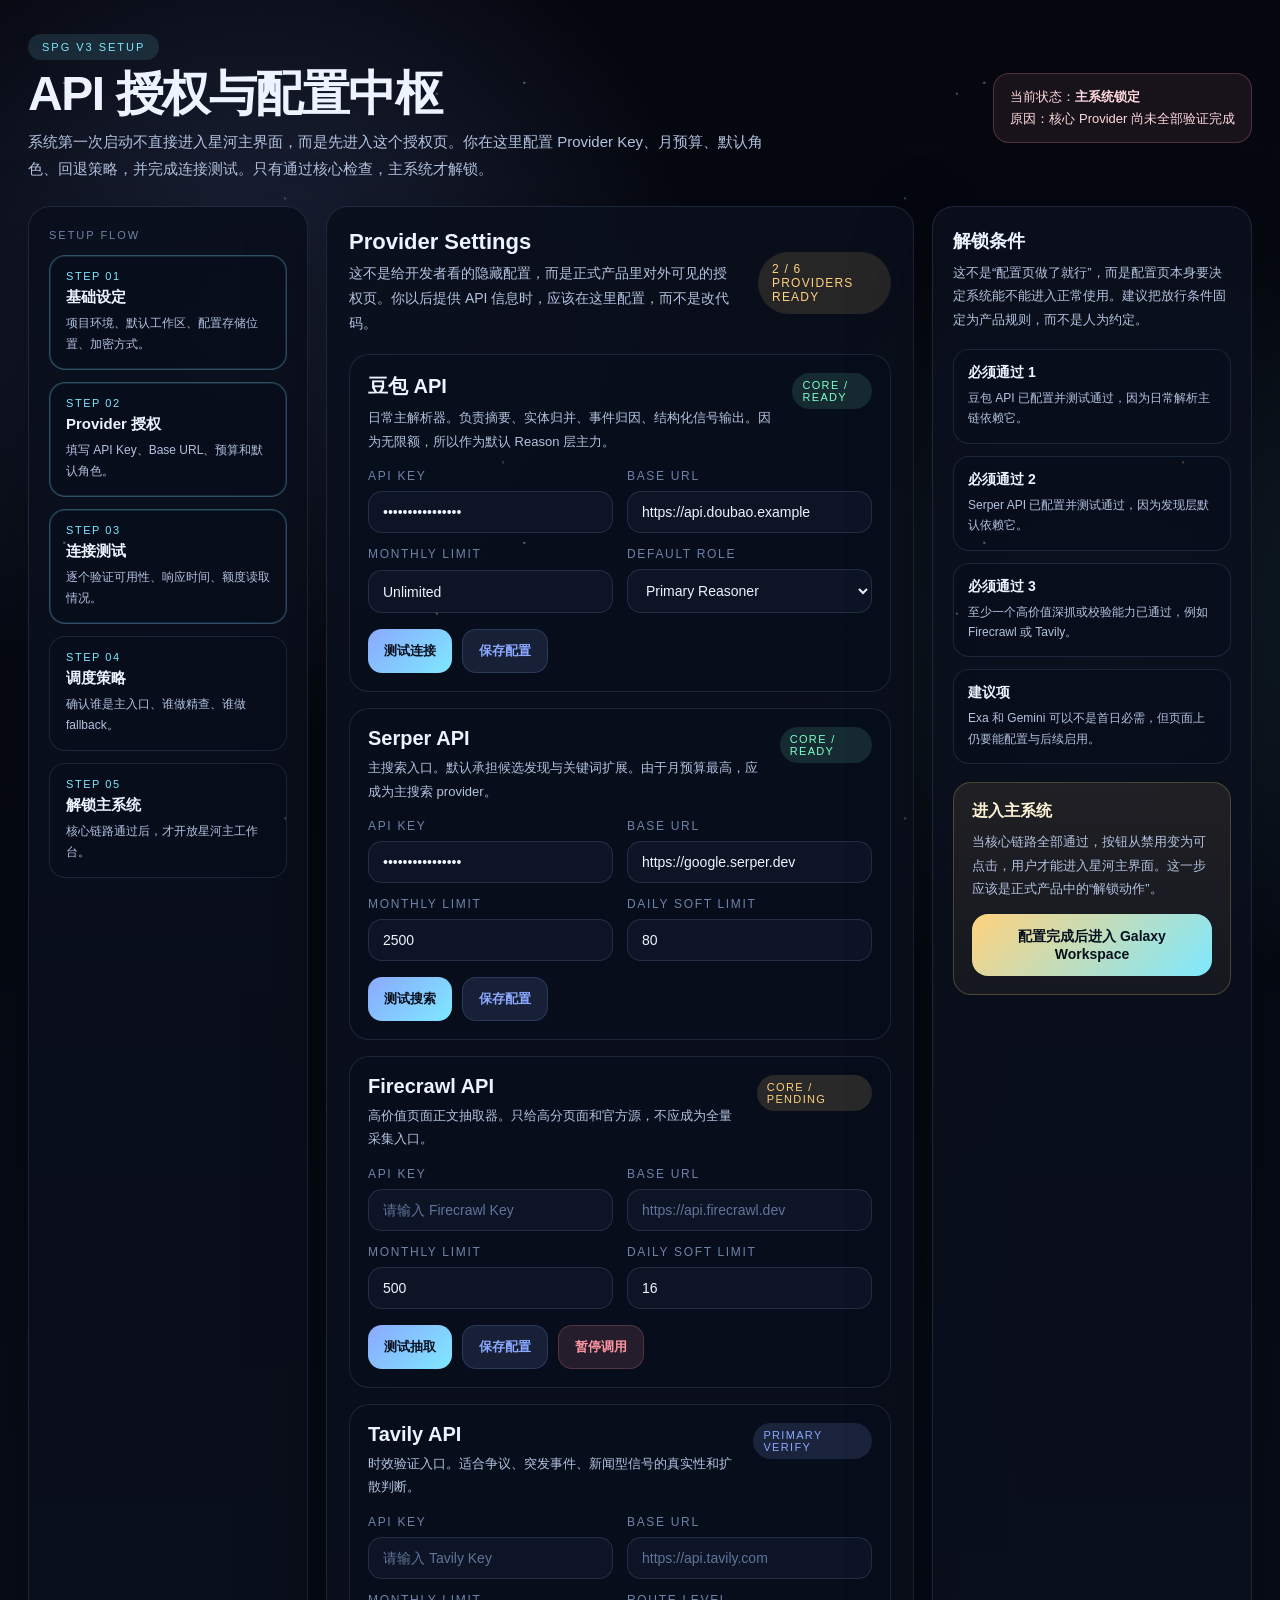
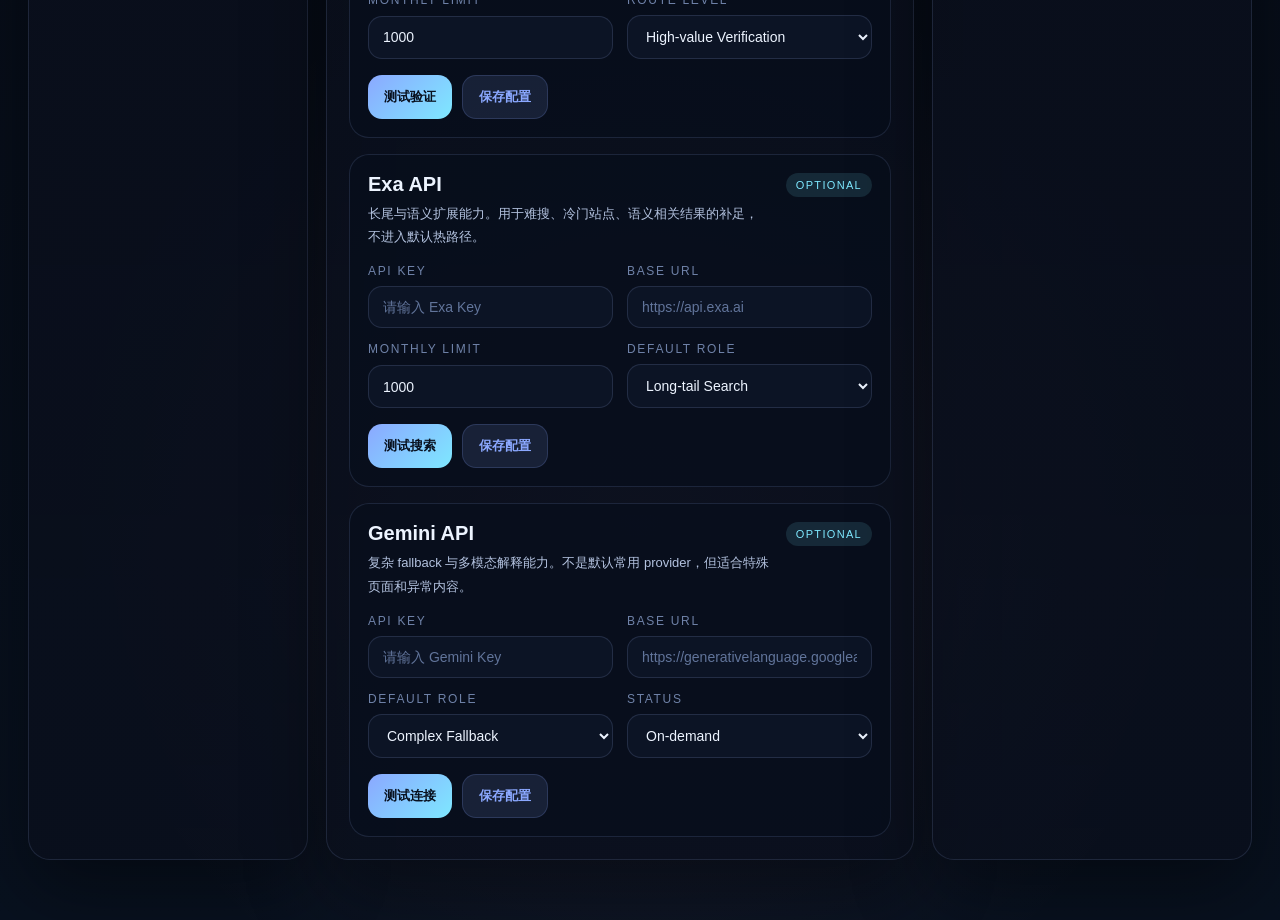
<file: docs/SPG_v3_API授权配置页.html>
<!DOCTYPE html>
<html lang="zh-CN">
<head>
<meta charset="UTF-8">
<meta name="viewport" content="width=device-width, initial-scale=1.0">
<title>SPG v3 - API 授权与配置页</title>
<style>
  :root {
    --bg: #060914;
    --bg-2: #0a1020;
    --surface: rgba(9, 14, 28, 0.88);
    --surface-2: rgba(13, 21, 40, 0.94);
    --surface-3: rgba(18, 29, 52, 0.95);
    --border: rgba(139, 160, 214, 0.16);
    --border-strong: rgba(125, 208, 255, 0.34);
    --text: #edf4ff;
    --text-2: #b3c2df;
    --text-3: #6f82a8;
    --blue: #8ba8ff;
    --cyan: #7ee8ff;
    --gold: #ffd27d;
    --green: #7dffc8;
    --red: #ff95a3;
    --pink: #ffa8e6;
    --shadow: 0 28px 80px rgba(0, 0, 0, 0.42);
  }

  * { box-sizing: border-box; margin: 0; padding: 0; }

  body {
    font-family: "Space Grotesk", "IBM Plex Sans", "PingFang SC", "Microsoft YaHei", sans-serif;
    background:
      radial-gradient(circle at 20% 12%, rgba(139,168,255,.18), transparent 18%),
      radial-gradient(circle at 86% 24%, rgba(126,232,255,.12), transparent 18%),
      radial-gradient(circle at 50% 84%, rgba(255,168,230,.08), transparent 26%),
      linear-gradient(180deg, #05070f 0%, #08111f 100%);
    color: var(--text);
    min-height: 100vh;
    overflow-x: hidden;
  }

  body::before {
    content: "";
    position: fixed;
    inset: 0;
    pointer-events: none;
    background-image:
      radial-gradient(circle at 14% 18%, rgba(255,255,255,.7) 0 1px, transparent 1.4px),
      radial-gradient(circle at 46% 32%, rgba(126,232,255,.55) 0 1px, transparent 1.5px),
      radial-gradient(circle at 74% 68%, rgba(255,210,125,.5) 0 1px, transparent 1.5px),
      radial-gradient(circle at 84% 18%, rgba(255,255,255,.56) 0 1px, transparent 1.4px);
    background-size: 460px 460px, 620px 620px, 680px 680px, 520px 520px;
    opacity: .42;
  }

  .shell {
    max-width: 1440px;
    margin: 0 auto;
    padding: 34px 28px 60px;
  }

  .topbar {
    display: flex;
    justify-content: space-between;
    align-items: center;
    gap: 20px;
    margin-bottom: 24px;
  }

  .brand {
    display: flex;
    flex-direction: column;
    gap: 8px;
  }

  .brand-kicker {
    display: inline-flex;
    align-items: center;
    gap: 8px;
    width: fit-content;
    padding: 7px 14px;
    border-radius: 999px;
    background: rgba(126,232,255,.12);
    color: var(--cyan);
    font-size: 11px;
    text-transform: uppercase;
    letter-spacing: .18em;
  }

  .brand h1 {
    font-size: clamp(30px, 5vw, 48px);
    line-height: 1.08;
    letter-spacing: -.03em;
  }

  .brand p {
    color: var(--text-2);
    font-size: 15px;
    line-height: 1.8;
    max-width: 760px;
  }

  .lock-badge {
    padding: 12px 16px;
    border-radius: 16px;
    border: 1px solid rgba(255,149,163,.24);
    background: rgba(255,149,163,.08);
    color: #ffd9de;
    font-size: 13px;
    line-height: 1.7;
  }

  .layout {
    display: grid;
    grid-template-columns: 280px minmax(0, 1fr) 320px;
    gap: 18px;
  }

  .panel {
    background: linear-gradient(180deg, rgba(10,15,28,.92), rgba(10,15,28,.78));
    border: 1px solid var(--border);
    border-radius: 22px;
    box-shadow: var(--shadow);
  }

  .side,
  .summary {
    padding: 22px 20px;
  }

  .step-label {
    font-size: 11px;
    color: var(--text-3);
    text-transform: uppercase;
    letter-spacing: .18em;
    margin-bottom: 14px;
  }

  .steps {
    display: grid;
    gap: 12px;
  }

  .step {
    padding: 14px 14px 14px 16px;
    border-radius: 16px;
    background: rgba(8, 14, 28, .7);
    border: 1px solid var(--border);
  }

  .step small {
    display: block;
    color: var(--cyan);
    font-size: 11px;
    letter-spacing: .14em;
    text-transform: uppercase;
    margin-bottom: 6px;
  }

  .step strong {
    display: block;
    font-size: 15px;
    color: var(--text);
    margin-bottom: 6px;
  }

  .step span {
    color: var(--text-2);
    font-size: 12px;
    line-height: 1.75;
  }

  .step.active {
    border-color: var(--border-strong);
    box-shadow: inset 0 0 0 1px rgba(126,232,255,.12);
  }

  .center {
    padding: 22px;
  }

  .center-head {
    display: flex;
    justify-content: space-between;
    gap: 20px;
    align-items: center;
    margin-bottom: 18px;
  }

  .center-head h2 {
    font-size: 22px;
    margin-bottom: 6px;
  }

  .center-head p {
    color: var(--text-2);
    font-size: 14px;
    line-height: 1.8;
    max-width: 620px;
  }

  .status-chip {
    display: inline-flex;
    align-items: center;
    gap: 8px;
    padding: 10px 14px;
    border-radius: 999px;
    background: rgba(255,210,125,.12);
    color: var(--gold);
    font-size: 12px;
    letter-spacing: .1em;
    text-transform: uppercase;
  }

  .providers {
    display: grid;
    gap: 16px;
  }

  .provider {
    padding: 18px;
    border-radius: 20px;
    background: rgba(8, 14, 28, .72);
    border: 1px solid var(--border);
  }

  .provider-top {
    display: flex;
    justify-content: space-between;
    gap: 16px;
    align-items: flex-start;
    margin-bottom: 16px;
  }

  .provider h3 {
    font-size: 20px;
    margin-bottom: 6px;
  }

  .provider p {
    color: var(--text-2);
    font-size: 13px;
    line-height: 1.8;
  }

  .tag {
    display: inline-flex;
    align-items: center;
    gap: 6px;
    padding: 6px 10px;
    border-radius: 999px;
    font-size: 11px;
    text-transform: uppercase;
    letter-spacing: .12em;
  }

  .tag-required { background: rgba(255,210,125,.14); color: var(--gold); }
  .tag-primary { background: rgba(139,168,255,.14); color: var(--blue); }
  .tag-optional { background: rgba(126,232,255,.12); color: var(--cyan); }
  .tag-ready { background: rgba(125,255,200,.12); color: var(--green); }
  .tag-error { background: rgba(255,149,163,.12); color: var(--red); }

  .form-grid {
    display: grid;
    grid-template-columns: repeat(2, minmax(0, 1fr));
    gap: 14px;
  }

  .field {
    display: grid;
    gap: 8px;
  }

  .field.wide {
    grid-column: 1 / -1;
  }

  .field label {
    font-size: 12px;
    color: var(--text-3);
    text-transform: uppercase;
    letter-spacing: .14em;
  }

  .field input,
  .field select {
    width: 100%;
    border: 1px solid rgba(139,160,214,.18);
    border-radius: 14px;
    background: rgba(14, 21, 39, .92);
    color: var(--text);
    padding: 12px 14px;
    font-size: 14px;
    outline: none;
  }

  .field input::placeholder {
    color: #61749a;
  }

  .actions {
    display: flex;
    flex-wrap: wrap;
    gap: 10px;
    margin-top: 16px;
  }

  .btn {
    border: 0;
    border-radius: 14px;
    padding: 12px 16px;
    cursor: pointer;
    font-size: 13px;
    font-weight: 600;
    transition: .22s ease;
  }

  .btn-primary {
    background: linear-gradient(135deg, #8ba8ff, #7ee8ff);
    color: #08101e;
  }

  .btn-secondary {
    background: rgba(139,168,255,.12);
    color: var(--blue);
    border: 1px solid rgba(139,168,255,.18);
  }

  .btn-danger {
    background: rgba(255,149,163,.12);
    color: var(--red);
    border: 1px solid rgba(255,149,163,.2);
  }

  .btn:hover {
    transform: translateY(-1px);
  }

  .summary h2 {
    font-size: 18px;
    margin-bottom: 8px;
  }

  .summary p {
    color: var(--text-2);
    font-size: 13px;
    line-height: 1.8;
  }

  .summary-list {
    display: grid;
    gap: 12px;
    margin-top: 18px;
  }

  .summary-item {
    padding: 14px;
    border-radius: 16px;
    border: 1px solid var(--border);
    background: rgba(8, 14, 28, .7);
  }

  .summary-item strong {
    display: block;
    color: var(--text);
    margin-bottom: 6px;
    font-size: 14px;
  }

  .summary-item span {
    color: var(--text-2);
    font-size: 12px;
    line-height: 1.7;
  }

  .unlock {
    margin-top: 18px;
    padding: 18px;
    border-radius: 18px;
    border: 1px solid rgba(255,210,125,.22);
    background: linear-gradient(180deg, rgba(255,210,125,.09), rgba(255,210,125,.05));
  }

  .unlock strong {
    display: block;
    font-size: 16px;
    margin-bottom: 8px;
    color: #fff4d6;
  }

  .unlock p {
    margin-bottom: 14px;
  }

  .unlock-btn {
    width: 100%;
    padding: 14px 16px;
    border-radius: 16px;
    border: 0;
    background: linear-gradient(135deg, #ffd27d, #7ee8ff);
    color: #08101d;
    font-size: 14px;
    font-weight: 700;
    cursor: pointer;
  }

  @media (max-width: 1200px) {
    .layout {
      grid-template-columns: 1fr;
    }
  }

  @media (max-width: 760px) {
    .shell {
      padding: 20px 14px 40px;
    }

    .topbar,
    .provider-top,
    .center-head {
      display: grid;
    }

    .form-grid {
      grid-template-columns: 1fr;
    }
  }
</style>
</head>
<body>
  <div class="shell">
    <div class="topbar">
      <div class="brand">
        <div class="brand-kicker">SPG v3 Setup</div>
        <h1>API 授权与配置中枢</h1>
        <p>系统第一次启动不直接进入星河主界面，而是先进入这个授权页。你在这里配置 Provider Key、月预算、默认角色、回退策略，并完成连接测试。只有通过核心检查，主系统才解锁。</p>
      </div>
      <div class="lock-badge">
        当前状态：<strong>主系统锁定</strong><br>
        原因：核心 Provider 尚未全部验证完成
      </div>
    </div>

    <div class="layout">
      <aside class="panel side">
        <div class="step-label">Setup Flow</div>
        <div class="steps">
          <div class="step active">
            <small>Step 01</small>
            <strong>基础设定</strong>
            <span>项目环境、默认工作区、配置存储位置、加密方式。</span>
          </div>
          <div class="step active">
            <small>Step 02</small>
            <strong>Provider 授权</strong>
            <span>填写 API Key、Base URL、预算和默认角色。</span>
          </div>
          <div class="step active">
            <small>Step 03</small>
            <strong>连接测试</strong>
            <span>逐个验证可用性、响应时间、额度读取情况。</span>
          </div>
          <div class="step">
            <small>Step 04</small>
            <strong>调度策略</strong>
            <span>确认谁是主入口、谁做精查、谁做 fallback。</span>
          </div>
          <div class="step">
            <small>Step 05</small>
            <strong>解锁主系统</strong>
            <span>核心链路通过后，才开放星河主工作台。</span>
          </div>
        </div>
      </aside>

      <section class="panel center">
        <div class="center-head">
          <div>
            <h2>Provider Settings</h2>
            <p>这不是给开发者看的隐藏配置，而是正式产品里对外可见的授权页。你以后提供 API 信息时，应该在这里配置，而不是改代码。</p>
          </div>
          <div class="status-chip">2 / 6 Providers Ready</div>
        </div>

        <div class="providers">
          <article class="provider">
            <div class="provider-top">
              <div>
                <h3>豆包 API</h3>
                <p>日常主解析器。负责摘要、实体归并、事件归因、结构化信号输出。因为无限额，所以作为默认 Reason 层主力。</p>
              </div>
              <div class="tag tag-ready">Core / Ready</div>
            </div>
            <div class="form-grid">
              <div class="field">
                <label>API Key</label>
                <input type="password" value="••••••••••••••••" />
              </div>
              <div class="field">
                <label>Base URL</label>
                <input type="text" placeholder="https://..." value="https://api.doubao.example" />
              </div>
              <div class="field">
                <label>Monthly Limit</label>
                <input type="text" value="Unlimited" />
              </div>
              <div class="field">
                <label>Default Role</label>
                <select><option selected>Primary Reasoner</option><option>Fallback Reasoner</option></select>
              </div>
            </div>
            <div class="actions">
              <button class="btn btn-primary">测试连接</button>
              <button class="btn btn-secondary">保存配置</button>
            </div>
          </article>

          <article class="provider">
            <div class="provider-top">
              <div>
                <h3>Serper API</h3>
                <p>主搜索入口。默认承担候选发现与关键词扩展。由于月预算最高，应成为主搜索 provider。</p>
              </div>
              <div class="tag tag-ready">Core / Ready</div>
            </div>
            <div class="form-grid">
              <div class="field">
                <label>API Key</label>
                <input type="password" value="••••••••••••••••" />
              </div>
              <div class="field">
                <label>Base URL</label>
                <input type="text" placeholder="https://..." value="https://google.serper.dev" />
              </div>
              <div class="field">
                <label>Monthly Limit</label>
                <input type="number" value="2500" />
              </div>
              <div class="field">
                <label>Daily Soft Limit</label>
                <input type="number" value="80" />
              </div>
            </div>
            <div class="actions">
              <button class="btn btn-primary">测试搜索</button>
              <button class="btn btn-secondary">保存配置</button>
            </div>
          </article>

          <article class="provider">
            <div class="provider-top">
              <div>
                <h3>Firecrawl API</h3>
                <p>高价值页面正文抽取器。只给高分页面和官方源，不应成为全量采集入口。</p>
              </div>
              <div class="tag tag-required">Core / Pending</div>
            </div>
            <div class="form-grid">
              <div class="field">
                <label>API Key</label>
                <input type="password" placeholder="请输入 Firecrawl Key" />
              </div>
              <div class="field">
                <label>Base URL</label>
                <input type="text" placeholder="https://api.firecrawl.dev" />
              </div>
              <div class="field">
                <label>Monthly Limit</label>
                <input type="number" value="500" />
              </div>
              <div class="field">
                <label>Daily Soft Limit</label>
                <input type="number" value="16" />
              </div>
            </div>
            <div class="actions">
              <button class="btn btn-primary">测试抽取</button>
              <button class="btn btn-secondary">保存配置</button>
              <button class="btn btn-danger">暂停调用</button>
            </div>
          </article>

          <article class="provider">
            <div class="provider-top">
              <div>
                <h3>Tavily API</h3>
                <p>时效验证入口。适合争议、突发事件、新闻型信号的真实性和扩散判断。</p>
              </div>
              <div class="tag tag-primary">Primary Verify</div>
            </div>
            <div class="form-grid">
              <div class="field">
                <label>API Key</label>
                <input type="password" placeholder="请输入 Tavily Key" />
              </div>
              <div class="field">
                <label>Base URL</label>
                <input type="text" placeholder="https://api.tavily.com" />
              </div>
              <div class="field">
                <label>Monthly Limit</label>
                <input type="number" value="1000" />
              </div>
              <div class="field">
                <label>Route Level</label>
                <select><option selected>High-value Verification</option><option>Fallback Search</option></select>
              </div>
            </div>
            <div class="actions">
              <button class="btn btn-primary">测试验证</button>
              <button class="btn btn-secondary">保存配置</button>
            </div>
          </article>

          <article class="provider">
            <div class="provider-top">
              <div>
                <h3>Exa API</h3>
                <p>长尾与语义扩展能力。用于难搜、冷门站点、语义相关结果的补足，不进入默认热路径。</p>
              </div>
              <div class="tag tag-optional">Optional</div>
            </div>
            <div class="form-grid">
              <div class="field">
                <label>API Key</label>
                <input type="password" placeholder="请输入 Exa Key" />
              </div>
              <div class="field">
                <label>Base URL</label>
                <input type="text" placeholder="https://api.exa.ai" />
              </div>
              <div class="field">
                <label>Monthly Limit</label>
                <input type="number" value="1000" />
              </div>
              <div class="field">
                <label>Default Role</label>
                <select><option selected>Long-tail Search</option><option>Fallback Search</option></select>
              </div>
            </div>
            <div class="actions">
              <button class="btn btn-primary">测试搜索</button>
              <button class="btn btn-secondary">保存配置</button>
            </div>
          </article>

          <article class="provider">
            <div class="provider-top">
              <div>
                <h3>Gemini API</h3>
                <p>复杂 fallback 与多模态解释能力。不是默认常用 provider，但适合特殊页面和异常内容。</p>
              </div>
              <div class="tag tag-optional">Optional</div>
            </div>
            <div class="form-grid">
              <div class="field">
                <label>API Key</label>
                <input type="password" placeholder="请输入 Gemini Key" />
              </div>
              <div class="field">
                <label>Base URL</label>
                <input type="text" placeholder="https://generativelanguage.googleapis.com" />
              </div>
              <div class="field">
                <label>Default Role</label>
                <select><option selected>Complex Fallback</option><option>Vision / Multimodal</option></select>
              </div>
              <div class="field">
                <label>Status</label>
                <select><option selected>On-demand</option><option>Paused</option></select>
              </div>
            </div>
            <div class="actions">
              <button class="btn btn-primary">测试连接</button>
              <button class="btn btn-secondary">保存配置</button>
            </div>
          </article>
        </div>
      </section>

      <aside class="panel summary">
        <h2>解锁条件</h2>
        <p>这不是“配置页做了就行”，而是配置页本身要决定系统能不能进入正常使用。建议把放行条件固定为产品规则，而不是人为约定。</p>

        <div class="summary-list">
          <div class="summary-item">
            <strong>必须通过 1</strong>
            <span>豆包 API 已配置并测试通过，因为日常解析主链依赖它。</span>
          </div>
          <div class="summary-item">
            <strong>必须通过 2</strong>
            <span>Serper API 已配置并测试通过，因为发现层默认依赖它。</span>
          </div>
          <div class="summary-item">
            <strong>必须通过 3</strong>
            <span>至少一个高价值深抓或校验能力已通过，例如 Firecrawl 或 Tavily。</span>
          </div>
          <div class="summary-item">
            <strong>建议项</strong>
            <span>Exa 和 Gemini 可以不是首日必需，但页面上仍要能配置与后续启用。</span>
          </div>
        </div>

        <div class="unlock">
          <strong>进入主系统</strong>
          <p>当核心链路全部通过，按钮从禁用变为可点击，用户才能进入星河主界面。这一步应该是正式产品中的“解锁动作”。</p>
          <button class="unlock-btn">配置完成后进入 Galaxy Workspace</button>
        </div>
      </aside>
    </div>
  </div>
</body>
</html>
</file>
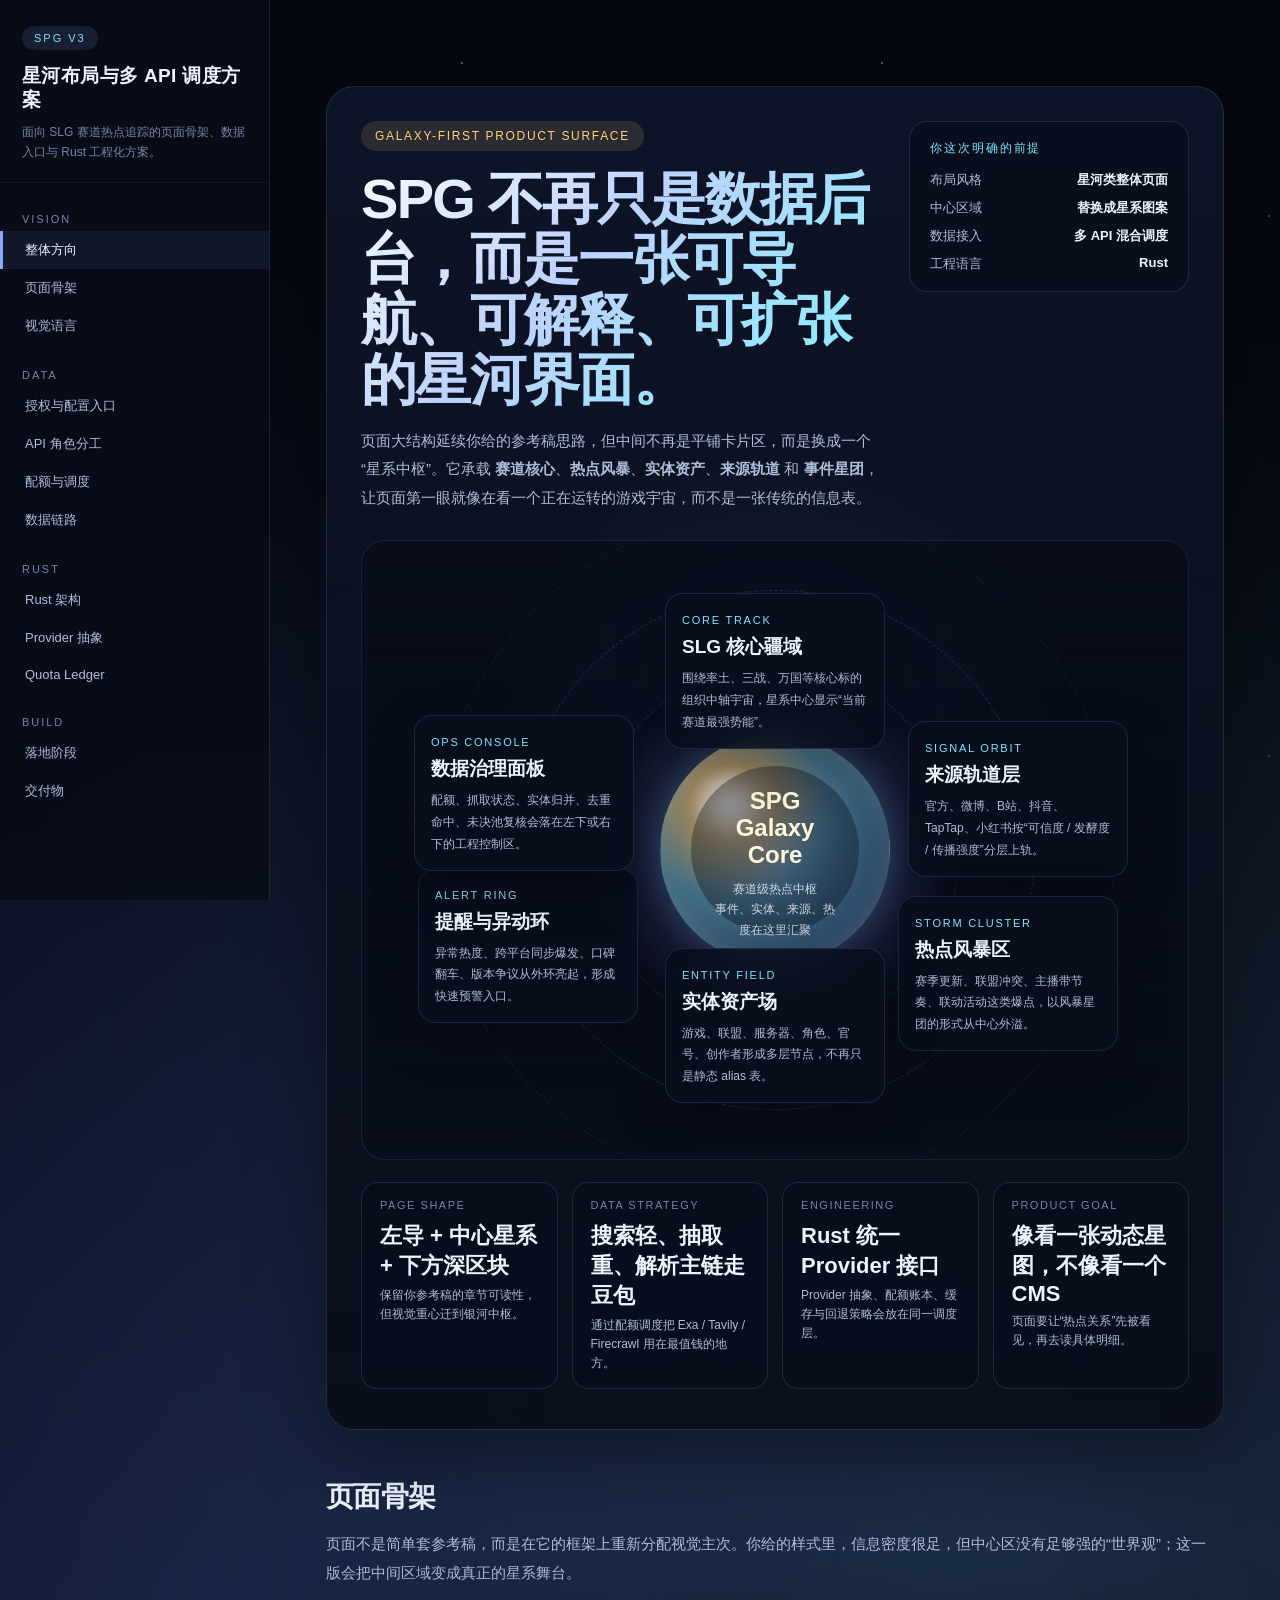
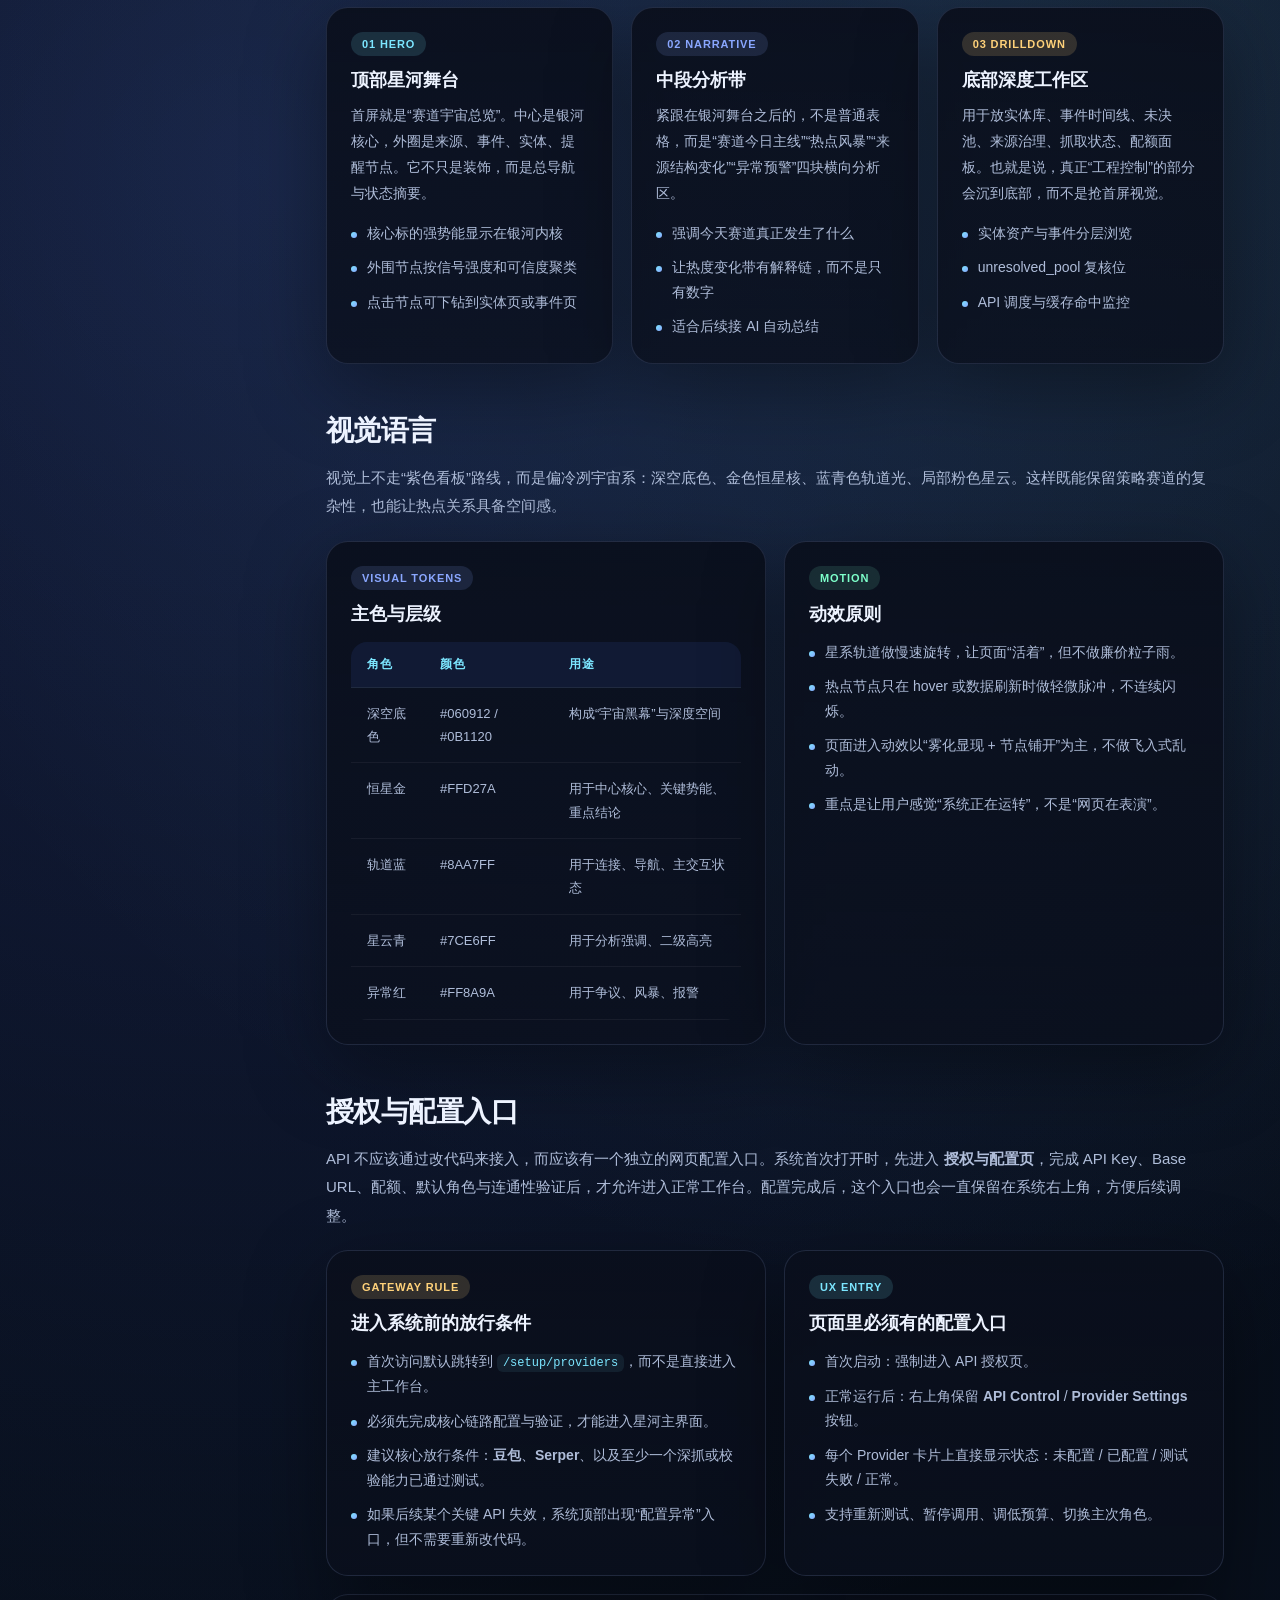
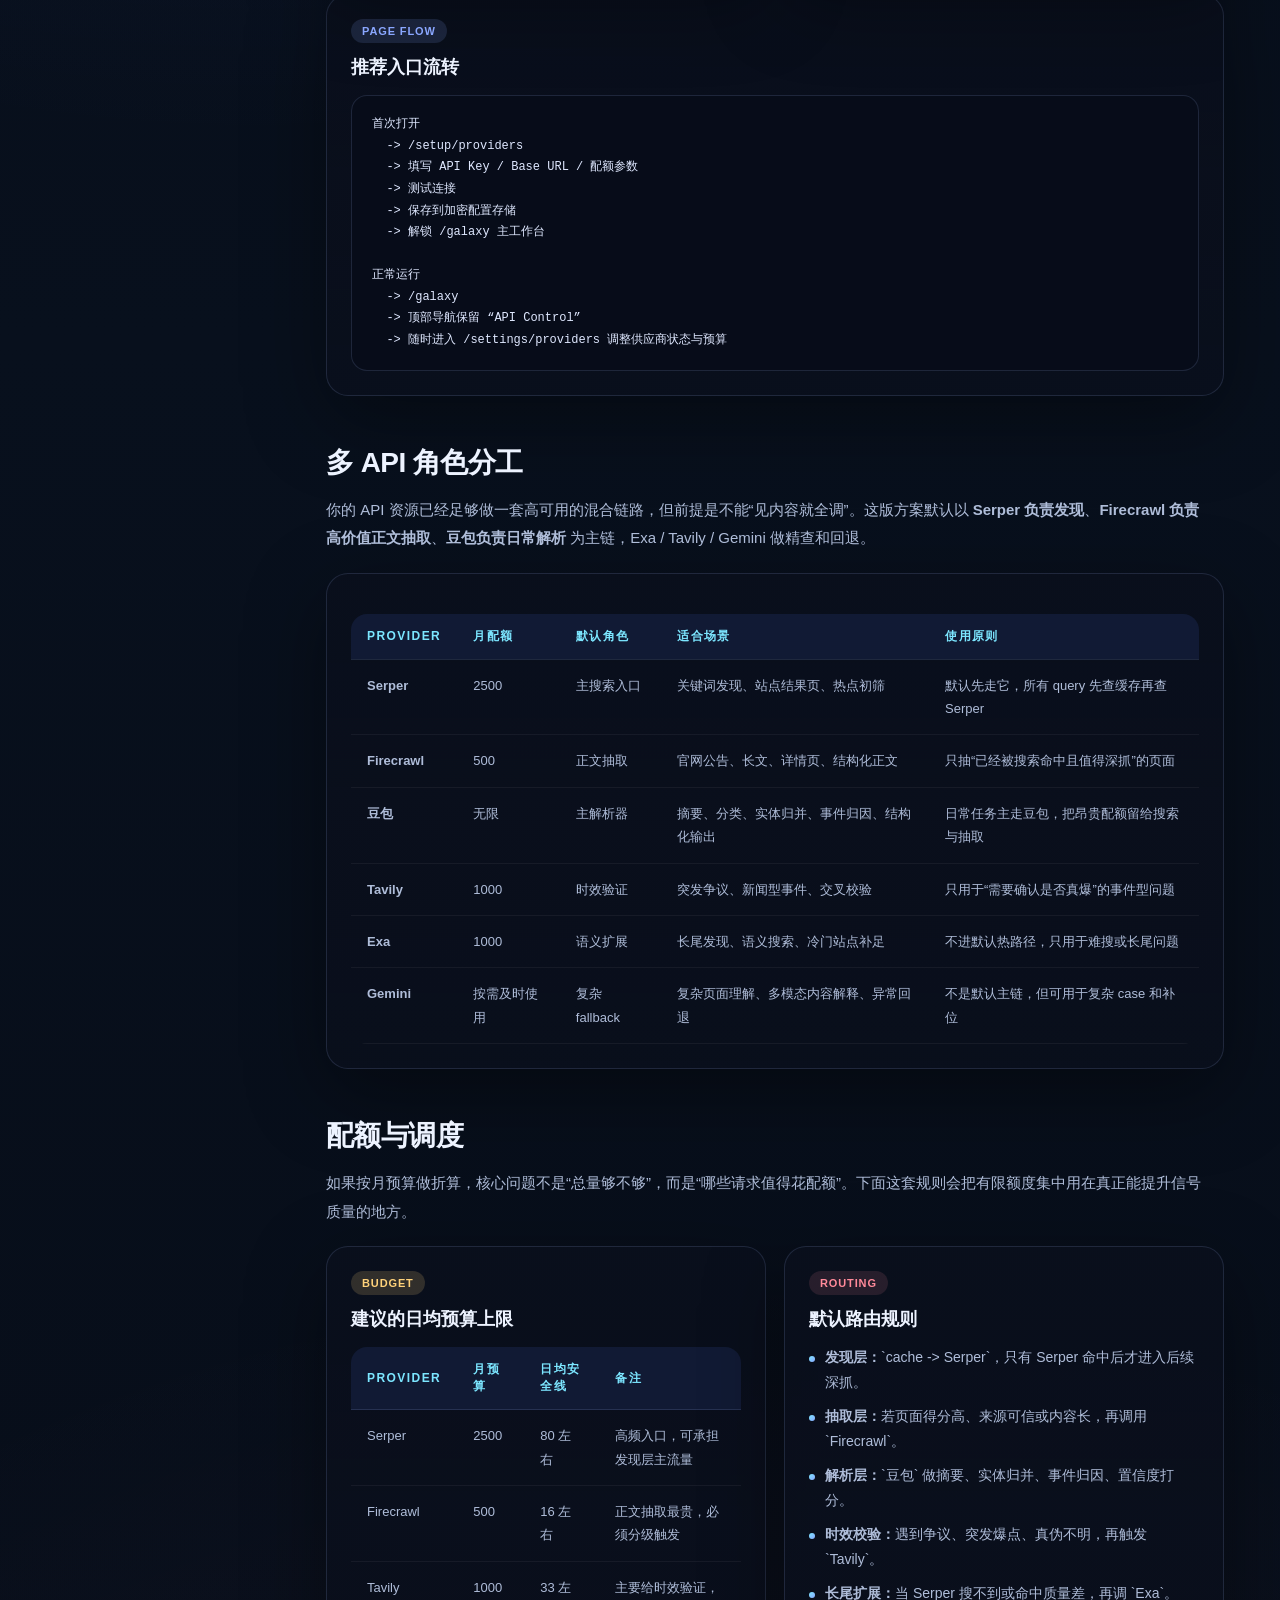
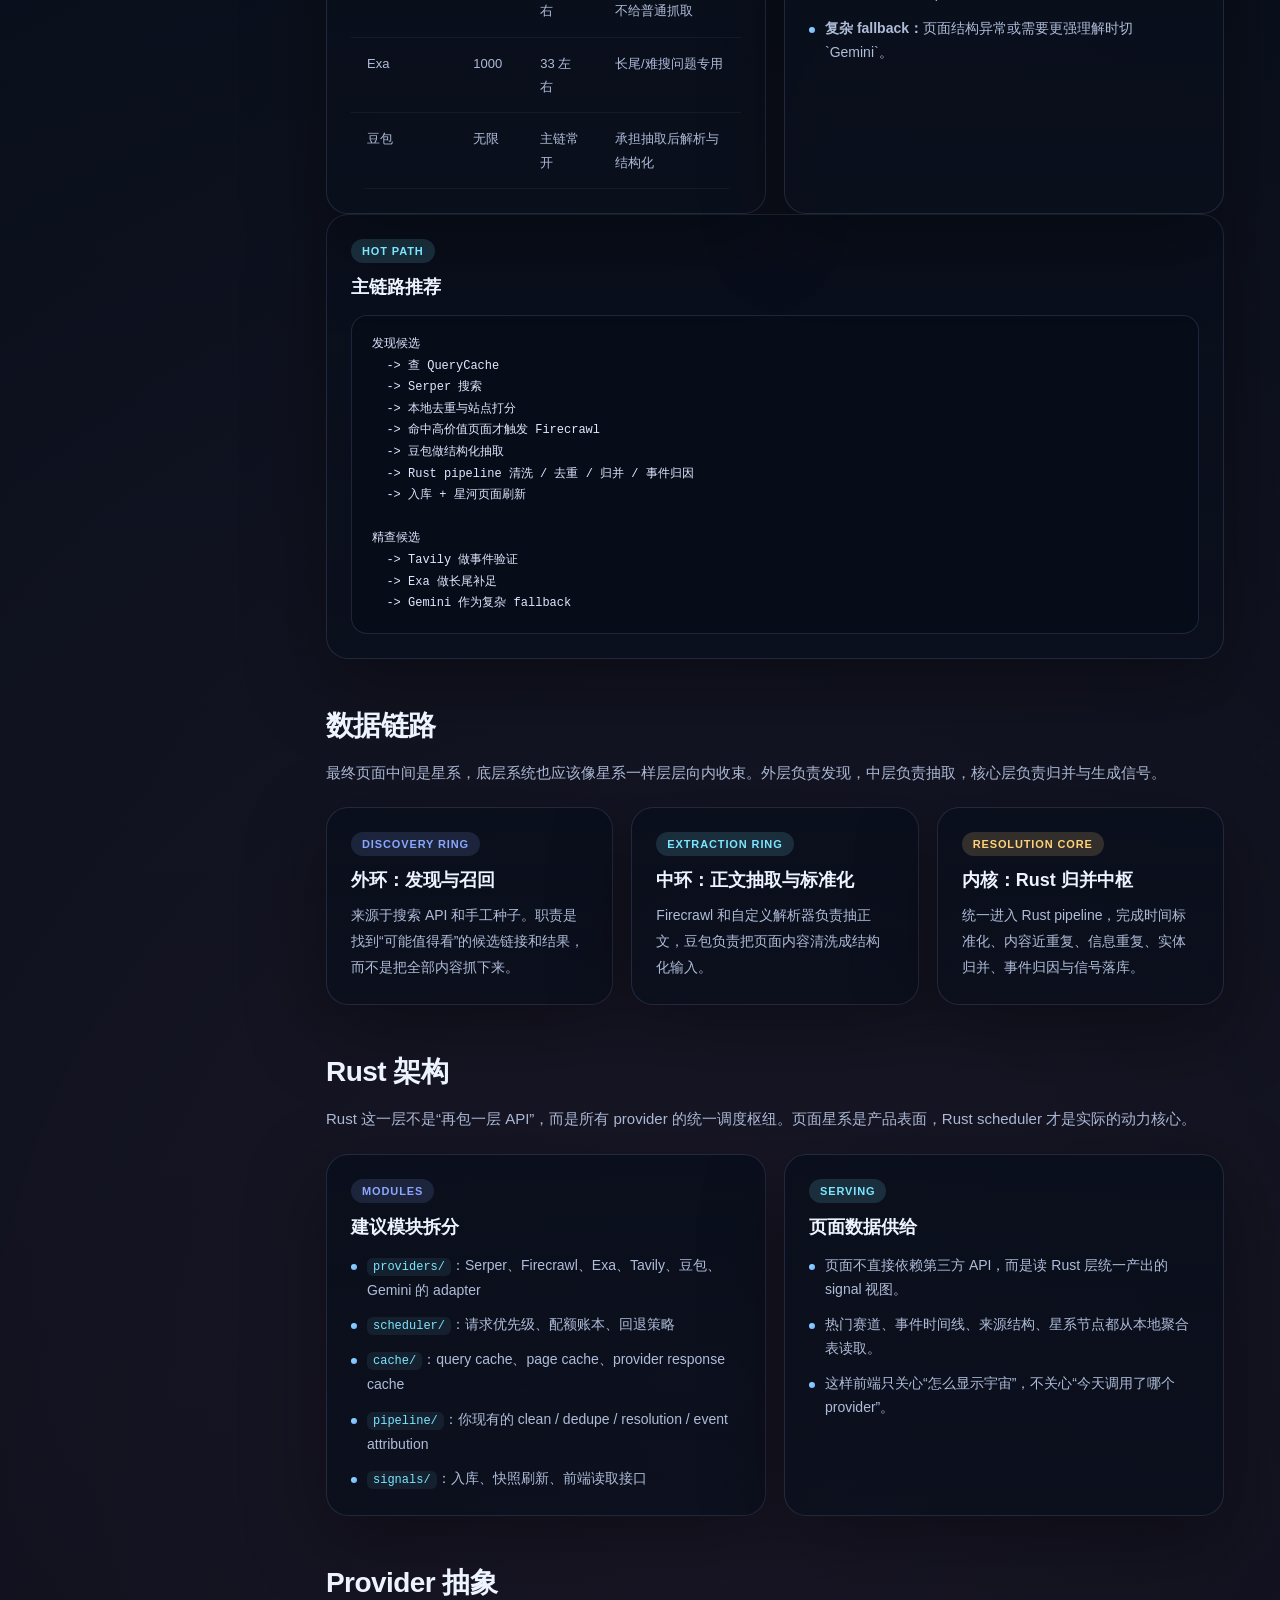
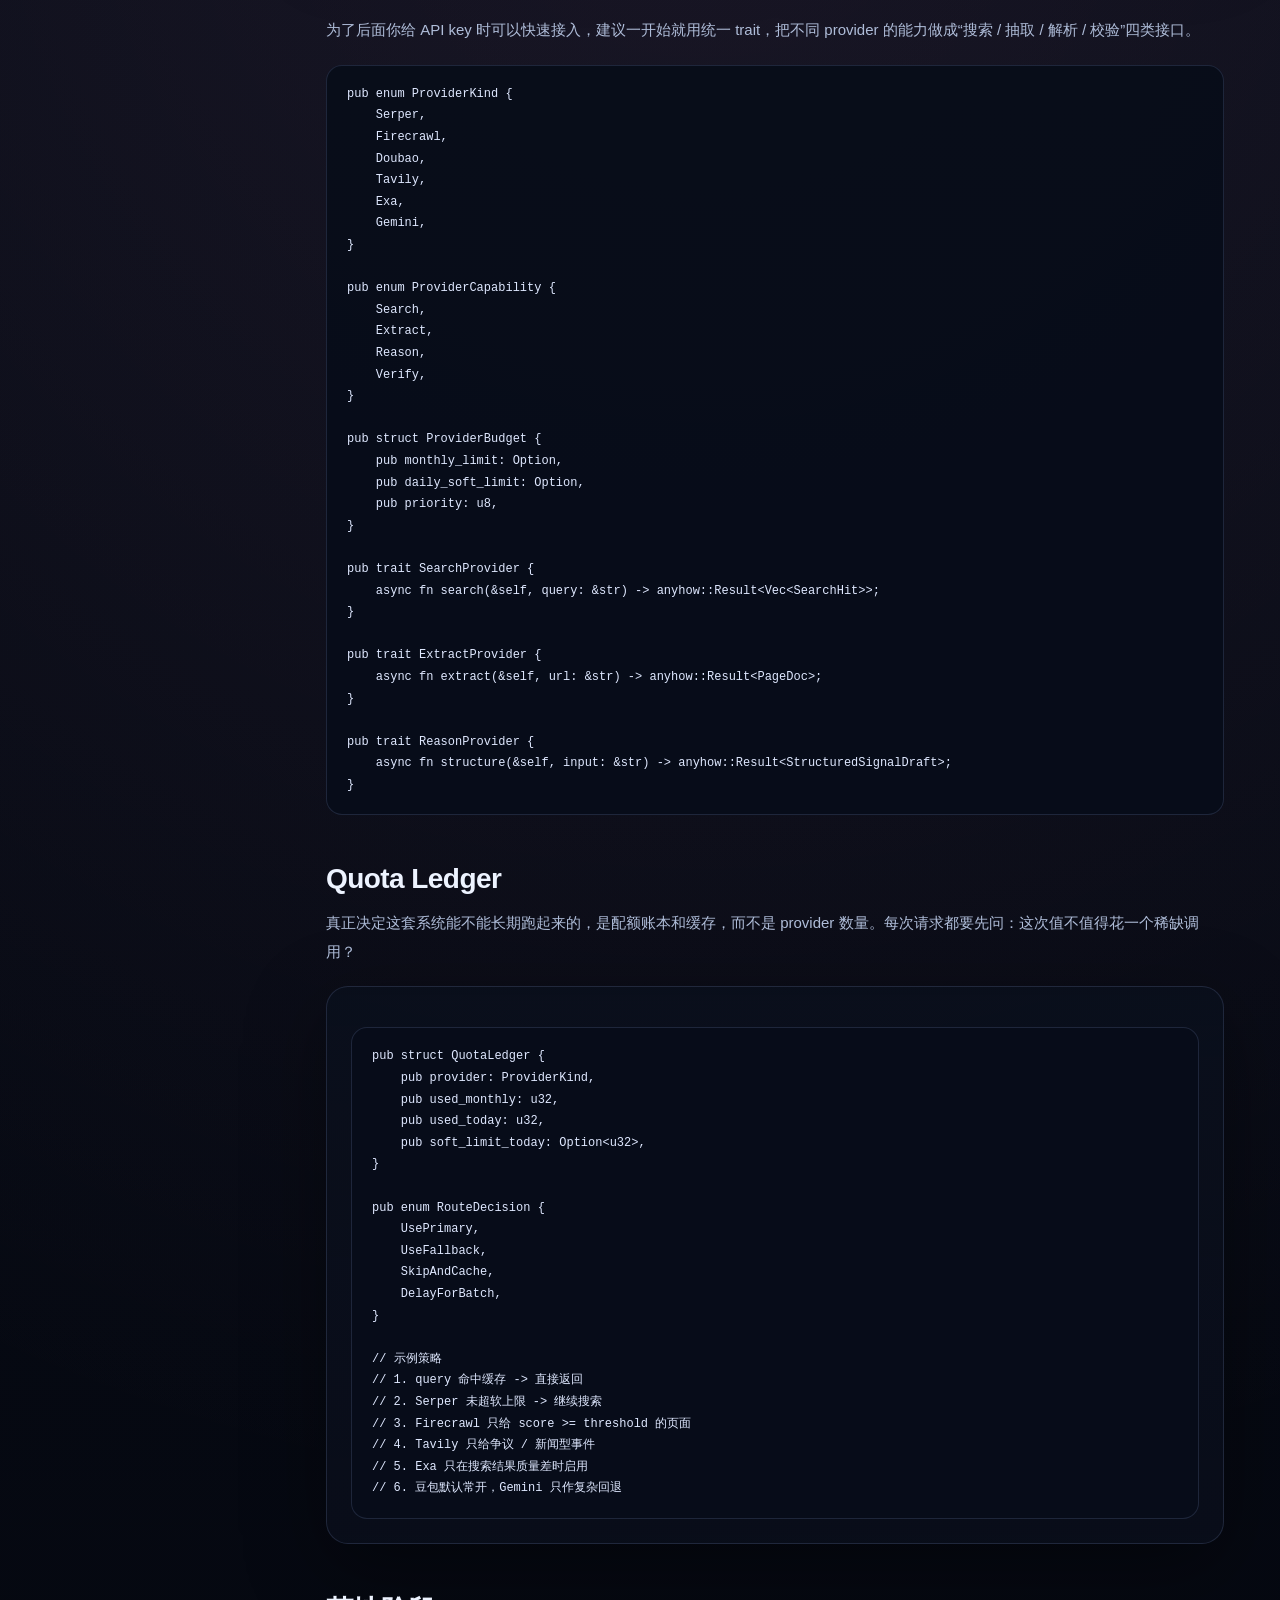
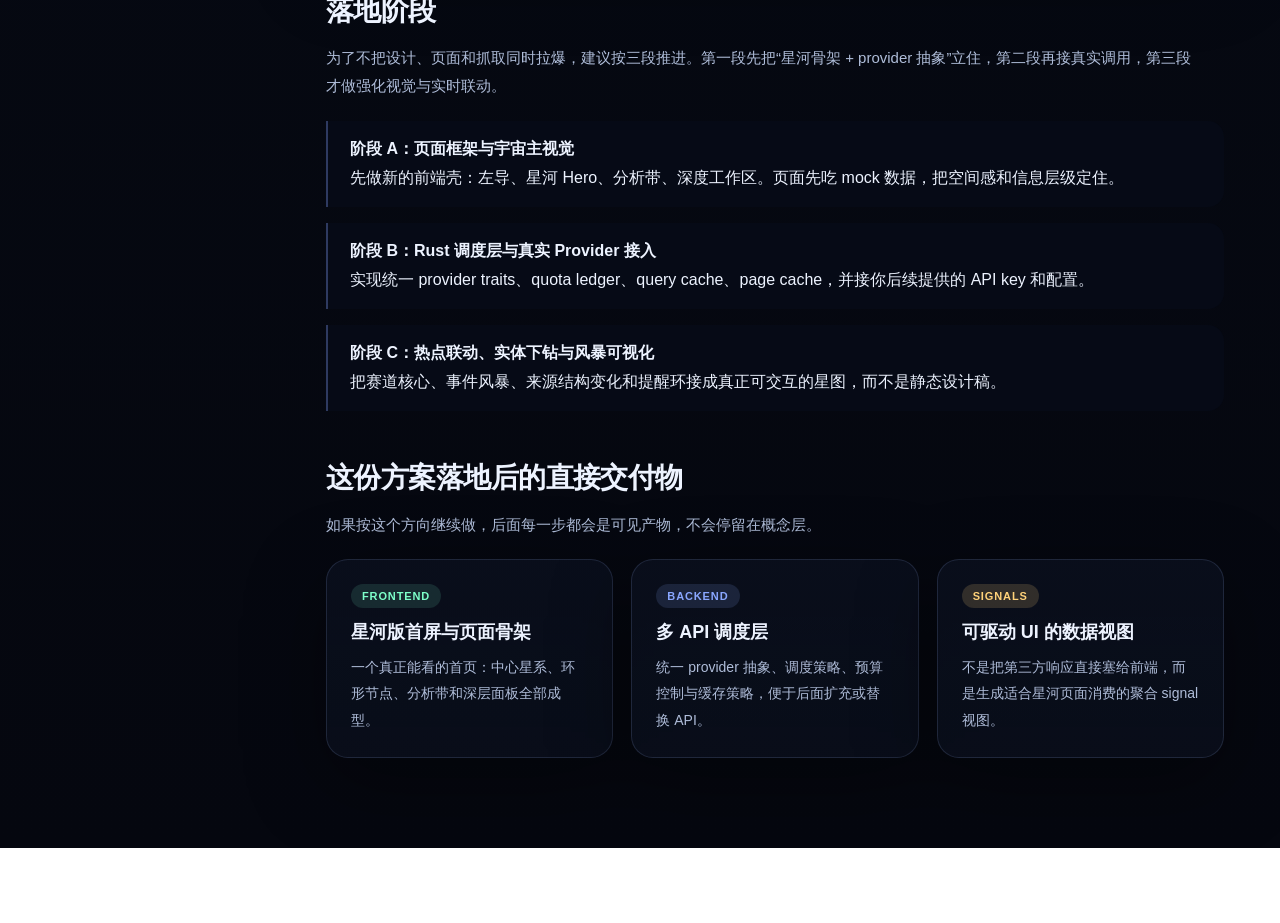
<file: docs/SPG_v3_星河布局与多API调度方案.html>
<!DOCTYPE html>
<html lang="zh-CN">
<head>
<meta charset="UTF-8">
<meta name="viewport" content="width=device-width, initial-scale=1.0">
<title>SPG v3 - 星河布局与多 API 调度方案</title>
<style>
  :root {
    --bg: #060912;
    --bg-2: #0b1120;
    --surface: rgba(11, 17, 32, 0.82);
    --surface-2: rgba(15, 23, 42, 0.92);
    --surface-3: rgba(18, 28, 56, 0.95);
    --border: rgba(135, 156, 211, 0.18);
    --border-strong: rgba(132, 159, 255, 0.42);
    --text: #edf3ff;
    --text-2: #afbdd9;
    --text-3: #7584a8;
    --gold: #ffd27a;
    --cyan: #7ce6ff;
    --blue: #8aa7ff;
    --pink: #ff9ee7;
    --green: #7dffca;
    --red: #ff8a9a;
    --shadow: 0 24px 80px rgba(0, 0, 0, 0.38);
  }

  * { box-sizing: border-box; margin: 0; padding: 0; }

  html {
    scroll-behavior: smooth;
  }

  body {
    font-family: "Space Grotesk", "IBM Plex Sans", "PingFang SC", "Microsoft YaHei", sans-serif;
    color: var(--text);
    background:
      radial-gradient(circle at 20% 20%, rgba(85, 114, 255, 0.18), transparent 22%),
      radial-gradient(circle at 80% 18%, rgba(124, 230, 255, 0.12), transparent 18%),
      radial-gradient(circle at 55% 70%, rgba(255, 158, 231, 0.08), transparent 28%),
      linear-gradient(180deg, #05070f 0%, #08101d 40%, #05070f 100%);
    min-height: 100vh;
    overflow-x: hidden;
  }

  body::before {
    content: "";
    position: fixed;
    inset: 0;
    background-image:
      radial-gradient(circle at 10% 15%, rgba(255,255,255,.75) 0 1px, transparent 1.4px),
      radial-gradient(circle at 35% 40%, rgba(124,230,255,.55) 0 1px, transparent 1.6px),
      radial-gradient(circle at 70% 28%, rgba(255,210,122,.55) 0 1px, transparent 1.4px),
      radial-gradient(circle at 82% 76%, rgba(255,255,255,.6) 0 1px, transparent 1.3px),
      radial-gradient(circle at 25% 78%, rgba(138,167,255,.45) 0 1px, transparent 1.5px);
    background-size: 420px 420px, 540px 540px, 620px 620px, 560px 560px, 680px 680px;
    opacity: .45;
    pointer-events: none;
    z-index: -1;
  }

  .nav {
    position: fixed;
    top: 0;
    left: 0;
    width: 270px;
    height: 100vh;
    padding: 26px 0;
    background: linear-gradient(180deg, rgba(8, 12, 24, .96), rgba(8, 12, 24, .88));
    backdrop-filter: blur(18px);
    border-right: 1px solid var(--border);
    overflow-y: auto;
    z-index: 20;
  }

  .brand {
    padding: 0 22px 20px;
    border-bottom: 1px solid rgba(255,255,255,.04);
    margin-bottom: 16px;
  }

  .brand-kicker {
    display: inline-flex;
    align-items: center;
    gap: 8px;
    padding: 6px 12px;
    border-radius: 999px;
    background: rgba(138, 167, 255, 0.12);
    color: var(--cyan);
    font-size: 11px;
    letter-spacing: .18em;
    text-transform: uppercase;
    margin-bottom: 14px;
  }

  .brand h1 {
    font-size: 19px;
    line-height: 1.25;
    letter-spacing: .02em;
  }

  .brand p {
    color: var(--text-3);
    font-size: 12px;
    margin-top: 10px;
    line-height: 1.7;
  }

  .nav-group {
    padding: 0 0 10px;
  }

  .nav-label {
    padding: 14px 22px 6px;
    font-size: 11px;
    color: var(--text-3);
    text-transform: uppercase;
    letter-spacing: .18em;
  }

  .nav a {
    display: block;
    padding: 10px 22px;
    color: var(--text-2);
    text-decoration: none;
    font-size: 13px;
    border-left: 3px solid transparent;
    transition: .24s ease;
  }

  .nav a:hover,
  .nav a.active {
    color: var(--text);
    background: rgba(138, 167, 255, 0.08);
    border-left-color: var(--blue);
  }

  .main {
    margin-left: 270px;
    padding: 38px 56px 90px;
    max-width: 1280px;
  }

  .hero {
    position: relative;
    padding: 34px 34px 40px;
    border: 1px solid var(--border);
    border-radius: 28px;
    background:
      radial-gradient(circle at center, rgba(138,167,255,.12), transparent 38%),
      linear-gradient(180deg, rgba(15,22,42,.92), rgba(7,10,20,.82));
    box-shadow: var(--shadow);
    overflow: hidden;
  }

  .hero::before {
    content: "";
    position: absolute;
    inset: auto -8% -30% auto;
    width: 340px;
    height: 340px;
    border-radius: 50%;
    background: radial-gradient(circle, rgba(124,230,255,.18), transparent 65%);
    filter: blur(10px);
    pointer-events: none;
  }

  .hero-top {
    display: flex;
    justify-content: space-between;
    gap: 24px;
    align-items: flex-start;
    margin-bottom: 28px;
    position: relative;
    z-index: 1;
  }

  .hero-copy {
    max-width: 720px;
  }

  .hero-kicker {
    display: inline-flex;
    align-items: center;
    gap: 8px;
    padding: 8px 14px;
    border-radius: 999px;
    background: rgba(255, 210, 122, .12);
    color: var(--gold);
    font-size: 12px;
    letter-spacing: .14em;
    text-transform: uppercase;
    margin-bottom: 18px;
  }

  .hero h2 {
    font-size: clamp(34px, 5vw, 56px);
    line-height: 1.08;
    letter-spacing: -.03em;
    margin-bottom: 16px;
    background: linear-gradient(135deg, #f6fbff 0%, #bdd3ff 40%, #83f0ff 100%);
    -webkit-background-clip: text;
    -webkit-text-fill-color: transparent;
  }

  .hero p {
    color: var(--text-2);
    font-size: 15px;
    line-height: 1.9;
  }

  .hero-meta {
    min-width: 280px;
    padding: 18px 20px;
    border-radius: 18px;
    background: rgba(8, 14, 28, .76);
    border: 1px solid var(--border);
  }

  .hero-meta-title {
    font-size: 12px;
    color: var(--cyan);
    text-transform: uppercase;
    letter-spacing: .16em;
    margin-bottom: 14px;
  }

  .hero-meta ul {
    list-style: none;
    display: grid;
    gap: 10px;
  }

  .hero-meta li {
    display: flex;
    justify-content: space-between;
    gap: 12px;
    font-size: 13px;
    color: var(--text-2);
  }

  .hero-meta strong {
    color: var(--text);
    font-weight: 600;
  }

  .galaxy-stage {
    position: relative;
    min-height: 620px;
    margin-top: 10px;
    border-radius: 24px;
    border: 1px solid rgba(138, 167, 255, 0.12);
    background:
      radial-gradient(circle at center, rgba(110, 92, 255, 0.18), transparent 14%),
      radial-gradient(circle at center, rgba(124, 230, 255, 0.12), transparent 34%),
      linear-gradient(180deg, rgba(7, 12, 24, .72), rgba(7, 12, 24, .45));
    overflow: hidden;
  }

  .galaxy-stage::before,
  .galaxy-stage::after {
    content: "";
    position: absolute;
    inset: 0;
    pointer-events: none;
  }

  .galaxy-stage::before {
    background:
      radial-gradient(circle at center, rgba(255,255,255,.96) 0 1px, transparent 1.4px),
      radial-gradient(circle at 58% 46%, rgba(124,230,255,.8) 0 1px, transparent 1.8px),
      radial-gradient(circle at 45% 56%, rgba(255,210,122,.66) 0 1px, transparent 1.5px),
      radial-gradient(circle at 42% 44%, rgba(255,158,231,.55) 0 1px, transparent 1.6px);
    background-size: 100% 100%;
    opacity: .88;
  }

  .galaxy-stage::after {
    background:
      radial-gradient(circle at center, rgba(124,230,255,.18), transparent 12%),
      radial-gradient(circle at center, rgba(138,167,255,.12), transparent 24%),
      radial-gradient(circle at center, rgba(255,158,231,.08), transparent 38%);
    filter: blur(10px);
    opacity: .9;
  }

  .core {
    position: absolute;
    left: 50%;
    top: 50%;
    width: 230px;
    height: 230px;
    margin-left: -115px;
    margin-top: -115px;
    border-radius: 50%;
    display: grid;
    place-items: center;
    text-align: center;
    background:
      radial-gradient(circle at 30% 30%, rgba(255,255,255,.9), rgba(255,210,122,.55) 18%, rgba(124,230,255,.38) 42%, rgba(27,44,88,.82) 100%);
    box-shadow:
      0 0 30px rgba(124,230,255,.18),
      0 0 90px rgba(110,92,255,.2),
      inset 0 0 24px rgba(255,255,255,.18);
    border: 1px solid rgba(255,255,255,.12);
    z-index: 2;
  }

  .core-inner {
    width: 168px;
    height: 168px;
    border-radius: 50%;
    display: grid;
    place-items: center;
    padding: 22px;
    background: rgba(4, 8, 18, .34);
    backdrop-filter: blur(8px);
  }

  .core h3 {
    font-size: 24px;
    line-height: 1.12;
    margin-bottom: 10px;
    color: #fff7dc;
  }

  .core p {
    color: rgba(237, 243, 255, .84);
    font-size: 12px;
    line-height: 1.7;
  }

  .orbit {
    position: absolute;
    left: 50%;
    top: 50%;
    border-radius: 50%;
    border: 1px dashed rgba(138,167,255,.18);
    transform: translate(-50%, -50%);
  }

  .orbit-1 { width: 370px; height: 370px; animation: spin 36s linear infinite; }
  .orbit-2 { width: 520px; height: 520px; animation: spin 54s linear infinite reverse; }
  .orbit-3 { width: 680px; height: 680px; animation: spin 72s linear infinite; opacity: .62; }

  .galaxy-node {
    position: absolute;
    width: 220px;
    padding: 16px 16px 15px;
    border-radius: 18px;
    background: rgba(8, 14, 28, .88);
    border: 1px solid rgba(132, 159, 255, 0.16);
    box-shadow: 0 18px 48px rgba(0,0,0,.26);
    backdrop-filter: blur(14px);
    z-index: 3;
  }

  .galaxy-node small {
    display: inline-block;
    color: var(--cyan);
    font-size: 11px;
    letter-spacing: .16em;
    text-transform: uppercase;
    margin-bottom: 8px;
  }

  .galaxy-node h4 {
    font-size: 19px;
    color: var(--text);
    margin-bottom: 8px;
  }

  .galaxy-node p {
    color: var(--text-2);
    font-size: 12px;
    line-height: 1.8;
  }

  .node-1 { top: 52px; left: 50%; margin-left: -110px; }
  .node-2 { top: 180px; right: 60px; }
  .node-3 { bottom: 108px; right: 70px; }
  .node-4 { bottom: 56px; left: 50%; margin-left: -110px; }
  .node-5 { bottom: 136px; left: 56px; }
  .node-6 { top: 174px; left: 52px; }

  .hero-strips {
    display: grid;
    grid-template-columns: repeat(4, minmax(0, 1fr));
    gap: 14px;
    margin-top: 22px;
  }

  .strip {
    border-radius: 16px;
    padding: 16px 18px;
    border: 1px solid var(--border);
    background: rgba(8, 14, 28, .72);
  }

  .strip-label {
    color: var(--text-3);
    font-size: 11px;
    text-transform: uppercase;
    letter-spacing: .14em;
    margin-bottom: 10px;
  }

  .strip strong {
    display: block;
    font-size: 22px;
    color: var(--text);
    margin-bottom: 4px;
  }

  .strip span {
    color: var(--text-2);
    font-size: 12px;
  }

  section {
    margin-top: 48px;
  }

  section h2 {
    font-size: 28px;
    letter-spacing: -.02em;
    margin-bottom: 14px;
    color: var(--text);
  }

  .section-lead {
    color: var(--text-2);
    font-size: 15px;
    line-height: 1.9;
    margin-bottom: 20px;
    max-width: 880px;
  }

  .card,
  .panel {
    background: linear-gradient(180deg, rgba(10,15,28,.92), rgba(10,15,28,.78));
    border: 1px solid var(--border);
    border-radius: 22px;
    padding: 24px;
    box-shadow: var(--shadow);
  }

  .grid {
    display: grid;
    gap: 18px;
  }

  .grid-2 { grid-template-columns: repeat(2, minmax(0, 1fr)); }
  .grid-3 { grid-template-columns: repeat(3, minmax(0, 1fr)); }

  .pill {
    display: inline-flex;
    align-items: center;
    gap: 7px;
    padding: 6px 11px;
    border-radius: 999px;
    font-size: 11px;
    font-weight: 600;
    letter-spacing: .08em;
    text-transform: uppercase;
  }

  .pill-blue { background: rgba(138,167,255,.14); color: var(--blue); }
  .pill-cyan { background: rgba(124,230,255,.14); color: var(--cyan); }
  .pill-gold { background: rgba(255,210,122,.16); color: var(--gold); }
  .pill-green { background: rgba(125,255,202,.12); color: var(--green); }
  .pill-red { background: rgba(255,138,154,.12); color: var(--red); }

  .panel h3,
  .card h3 {
    font-size: 18px;
    margin: 12px 0 10px;
    color: var(--text);
  }

  .card p,
  .panel p {
    font-size: 14px;
    line-height: 1.86;
    color: var(--text-2);
  }

  .bullet-list {
    list-style: none;
    display: grid;
    gap: 10px;
    margin-top: 14px;
  }

  .bullet-list li {
    position: relative;
    padding-left: 16px;
    color: var(--text-2);
    font-size: 14px;
    line-height: 1.75;
  }

  .bullet-list li::before {
    content: "";
    position: absolute;
    left: 0;
    top: 11px;
    width: 6px;
    height: 6px;
    border-radius: 50%;
    background: linear-gradient(135deg, var(--cyan), var(--blue));
  }

  table {
    width: 100%;
    border-collapse: collapse;
    margin-top: 16px;
    overflow: hidden;
    border-radius: 16px;
  }

  th {
    text-align: left;
    font-size: 12px;
    color: var(--cyan);
    text-transform: uppercase;
    letter-spacing: .12em;
    padding: 14px 16px;
    background: rgba(18, 28, 56, .9);
    border-bottom: 1px solid var(--border);
  }

  td {
    padding: 14px 16px;
    color: var(--text-2);
    font-size: 13px;
    line-height: 1.8;
    border-bottom: 1px solid rgba(255,255,255,.05);
    vertical-align: top;
  }

  tr:hover td {
    background: rgba(138,167,255,.04);
  }

  pre {
    margin-top: 16px;
    padding: 18px 20px;
    border-radius: 16px;
    border: 1px solid var(--border);
    background: rgba(8, 13, 26, .95);
    overflow-x: auto;
  }

  code,
  pre {
    font-family: "IBM Plex Mono", "JetBrains Mono", "Cascadia Code", monospace;
  }

  code {
    color: var(--cyan);
    background: rgba(124,230,255,.08);
    padding: 2px 6px;
    border-radius: 6px;
    font-size: 12px;
  }

  pre code {
    background: none;
    padding: 0;
    color: #dfe8ff;
    font-size: 12px;
    line-height: 1.8;
  }

  .timeline {
    display: grid;
    gap: 16px;
    margin-top: 16px;
  }

  .timeline-item {
    padding: 18px 18px 18px 22px;
    border-left: 2px solid rgba(132, 159, 255, 0.32);
    background: rgba(8, 14, 28, .56);
    border-radius: 0 16px 16px 0;
  }

  .timeline-item h4 {
    color: var(--text);
    font-size: 16px;
    margin-bottom: 8px;
  }

  .timeline-item p {
    margin-bottom: 0;
  }

  @keyframes spin {
    from { transform: translate(-50%, -50%) rotate(0deg); }
    to { transform: translate(-50%, -50%) rotate(360deg); }
  }

  @media (max-width: 1180px) {
    .hero-top,
    .grid-3,
    .grid-2,
    .hero-strips {
      grid-template-columns: 1fr;
      display: grid;
    }

    .hero-meta {
      min-width: 0;
    }

    .galaxy-stage {
      min-height: 880px;
    }
  }

  @media (max-width: 980px) {
    .nav { display: none; }
    .main { margin-left: 0; padding: 22px 18px 56px; }
    .hero { padding: 22px 18px 24px; border-radius: 22px; }
    .galaxy-stage {
      min-height: auto;
      padding: 18px;
      display: grid;
      gap: 14px;
    }
    .core,
    .orbit,
    .galaxy-node {
      position: relative;
      left: auto;
      top: auto;
      right: auto;
      bottom: auto;
      margin: 0;
      width: auto;
      transform: none;
      animation: none;
    }
    .core {
      width: 100%;
      height: auto;
      border-radius: 24px;
      padding: 18px;
    }
    .core-inner {
      width: 100%;
      height: auto;
      border-radius: 18px;
    }
    .orbit { display: none; }
    .node-1, .node-2, .node-3, .node-4, .node-5, .node-6 { width: 100%; }
  }
</style>
</head>
<body>

<nav class="nav">
  <div class="brand">
    <div class="brand-kicker">SPG v3</div>
    <h1>星河布局与多 API 调度方案</h1>
    <p>面向 SLG 赛道热点追踪的页面骨架、数据入口与 Rust 工程化方案。</p>
  </div>

  <div class="nav-group">
    <div class="nav-label">Vision</div>
    <a href="#hero">整体方向</a>
    <a href="#layout">页面骨架</a>
    <a href="#visual">视觉语言</a>
  </div>

  <div class="nav-group">
    <div class="nav-label">Data</div>
    <a href="#gateway">授权与配置入口</a>
    <a href="#api">API 角色分工</a>
    <a href="#budget">配额与调度</a>
    <a href="#flow">数据链路</a>
  </div>

  <div class="nav-group">
    <div class="nav-label">Rust</div>
    <a href="#architecture">Rust 架构</a>
    <a href="#providers">Provider 抽象</a>
    <a href="#quotas">Quota Ledger</a>
  </div>

  <div class="nav-group">
    <div class="nav-label">Build</div>
    <a href="#phases">落地阶段</a>
    <a href="#deliverables">交付物</a>
  </div>
</nav>

<main class="main">
  <section class="hero" id="hero">
    <div class="hero-top">
      <div class="hero-copy">
        <div class="hero-kicker">Galaxy-first Product Surface</div>
        <h2>SPG 不再只是数据后台，而是一张可导航、可解释、可扩张的星河界面。</h2>
        <p>页面大结构延续你给的参考稿思路，但中间不再是平铺卡片区，而是换成一个“星系中枢”。它承载 <strong>赛道核心</strong>、<strong>热点风暴</strong>、<strong>实体资产</strong>、<strong>来源轨道</strong> 和 <strong>事件星团</strong>，让页面第一眼就像在看一个正在运转的游戏宇宙，而不是一张传统的信息表。</p>
      </div>
      <aside class="hero-meta">
        <div class="hero-meta-title">你这次明确的前提</div>
        <ul>
          <li><span>布局风格</span><strong>星河类整体页面</strong></li>
          <li><span>中心区域</span><strong>替换成星系图案</strong></li>
          <li><span>数据接入</span><strong>多 API 混合调度</strong></li>
          <li><span>工程语言</span><strong>Rust</strong></li>
        </ul>
      </aside>
    </div>

    <div class="galaxy-stage">
      <div class="orbit orbit-1"></div>
      <div class="orbit orbit-2"></div>
      <div class="orbit orbit-3"></div>

      <div class="core">
        <div class="core-inner">
          <div>
            <h3>SPG Galaxy Core</h3>
            <p>赛道级热点中枢<br>事件、实体、来源、热度在这里汇聚</p>
          </div>
        </div>
      </div>

      <article class="galaxy-node node-1">
        <small>Core Track</small>
        <h4>SLG 核心疆域</h4>
        <p>围绕率土、三战、万国等核心标的组织中轴宇宙，星系中心显示“当前赛道最强势能”。</p>
      </article>

      <article class="galaxy-node node-2">
        <small>Signal Orbit</small>
        <h4>来源轨道层</h4>
        <p>官方、微博、B站、抖音、TapTap、小红书按“可信度 / 发酵度 / 传播强度”分层上轨。</p>
      </article>

      <article class="galaxy-node node-3">
        <small>Storm Cluster</small>
        <h4>热点风暴区</h4>
        <p>赛季更新、联盟冲突、主播带节奏、联动活动这类爆点，以风暴星团的形式从中心外溢。</p>
      </article>

      <article class="galaxy-node node-4">
        <small>Entity Field</small>
        <h4>实体资产场</h4>
        <p>游戏、联盟、服务器、角色、官号、创作者形成多层节点，不再只是静态 alias 表。</p>
      </article>

      <article class="galaxy-node node-5">
        <small>Alert Ring</small>
        <h4>提醒与异动环</h4>
        <p>异常热度、跨平台同步爆发、口碑翻车、版本争议从外环亮起，形成快速预警入口。</p>
      </article>

      <article class="galaxy-node node-6">
        <small>Ops Console</small>
        <h4>数据治理面板</h4>
        <p>配额、抓取状态、实体归并、去重命中、未决池复核会落在左下或右下的工程控制区。</p>
      </article>
    </div>

    <div class="hero-strips">
      <div class="strip">
        <div class="strip-label">Page Shape</div>
        <strong>左导 + 中心星系 + 下方深区块</strong>
        <span>保留你参考稿的章节可读性，但视觉重心迁到银河中枢。</span>
      </div>
      <div class="strip">
        <div class="strip-label">Data Strategy</div>
        <strong>搜索轻、抽取重、解析主链走豆包</strong>
        <span>通过配额调度把 Exa / Tavily / Firecrawl 用在最值钱的地方。</span>
      </div>
      <div class="strip">
        <div class="strip-label">Engineering</div>
        <strong>Rust 统一 Provider 接口</strong>
        <span>Provider 抽象、配额账本、缓存与回退策略会放在同一调度层。</span>
      </div>
      <div class="strip">
        <div class="strip-label">Product Goal</div>
        <strong>像看一张动态星图，不像看一个 CMS</strong>
        <span>页面要让“热点关系”先被看见，再去读具体明细。</span>
      </div>
    </div>
  </section>

  <section id="layout">
    <h2>页面骨架</h2>
    <p class="section-lead">页面不是简单套参考稿，而是在它的框架上重新分配视觉主次。你给的样式里，信息密度很足，但中心区没有足够强的“世界观”；这一版会把中间区域变成真正的星系舞台。</p>

    <div class="grid grid-3">
      <div class="panel">
        <span class="pill pill-cyan">01 Hero</span>
        <h3>顶部星河舞台</h3>
        <p>首屏就是“赛道宇宙总览”。中心是银河核心，外圈是来源、事件、实体、提醒节点。它不只是装饰，而是总导航与状态摘要。</p>
        <ul class="bullet-list">
          <li>核心标的强势能显示在银河内核</li>
          <li>外围节点按信号强度和可信度聚类</li>
          <li>点击节点可下钻到实体页或事件页</li>
        </ul>
      </div>

      <div class="panel">
        <span class="pill pill-blue">02 Narrative</span>
        <h3>中段分析带</h3>
        <p>紧跟在银河舞台之后的，不是普通表格，而是“赛道今日主线”“热点风暴”“来源结构变化”“异常预警”四块横向分析区。</p>
        <ul class="bullet-list">
          <li>强调今天赛道真正发生了什么</li>
          <li>让热度变化带有解释链，而不是只有数字</li>
          <li>适合后续接 AI 自动总结</li>
        </ul>
      </div>

      <div class="panel">
        <span class="pill pill-gold">03 Drilldown</span>
        <h3>底部深度工作区</h3>
        <p>用于放实体库、事件时间线、未决池、来源治理、抓取状态、配额面板。也就是说，真正“工程控制”的部分会沉到底部，而不是抢首屏视觉。</p>
        <ul class="bullet-list">
          <li>实体资产与事件分层浏览</li>
          <li>unresolved_pool 复核位</li>
          <li>API 调度与缓存命中监控</li>
        </ul>
      </div>
    </div>
  </section>

  <section id="visual">
    <h2>视觉语言</h2>
    <p class="section-lead">视觉上不走“紫色看板”路线，而是偏冷冽宇宙系：深空底色、金色恒星核、蓝青色轨道光、局部粉色星云。这样既能保留策略赛道的复杂性，也能让热点关系具备空间感。</p>

    <div class="grid grid-2">
      <div class="card">
        <span class="pill pill-blue">Visual Tokens</span>
        <h3>主色与层级</h3>
        <table>
          <tr><th>角色</th><th>颜色</th><th>用途</th></tr>
          <tr><td>深空底色</td><td>#060912 / #0B1120</td><td>构成“宇宙黑幕”与深度空间</td></tr>
          <tr><td>恒星金</td><td>#FFD27A</td><td>用于中心核心、关键势能、重点结论</td></tr>
          <tr><td>轨道蓝</td><td>#8AA7FF</td><td>用于连接、导航、主交互状态</td></tr>
          <tr><td>星云青</td><td>#7CE6FF</td><td>用于分析强调、二级高亮</td></tr>
          <tr><td>异常红</td><td>#FF8A9A</td><td>用于争议、风暴、报警</td></tr>
        </table>
      </div>

      <div class="card">
        <span class="pill pill-green">Motion</span>
        <h3>动效原则</h3>
        <ul class="bullet-list">
          <li>星系轨道做慢速旋转，让页面“活着”，但不做廉价粒子雨。</li>
          <li>热点节点只在 hover 或数据刷新时做轻微脉冲，不连续闪烁。</li>
          <li>页面进入动效以“雾化显现 + 节点铺开”为主，不做飞入式乱动。</li>
          <li>重点是让用户感觉“系统正在运转”，不是“网页在表演”。</li>
        </ul>
      </div>
    </div>
  </section>

  <section id="gateway">
    <h2>授权与配置入口</h2>
    <p class="section-lead">API 不应该通过改代码来接入，而应该有一个独立的网页配置入口。系统首次打开时，先进入 <strong>授权与配置页</strong>，完成 API Key、Base URL、配额、默认角色与连通性验证后，才允许进入正常工作台。配置完成后，这个入口也会一直保留在系统右上角，方便后续调整。</p>

    <div class="grid grid-2">
      <div class="card">
        <span class="pill pill-gold">Gateway Rule</span>
        <h3>进入系统前的放行条件</h3>
        <ul class="bullet-list">
          <li>首次访问默认跳转到 <code>/setup/providers</code>，而不是直接进入主工作台。</li>
          <li>必须先完成核心链路配置与验证，才能进入星河主界面。</li>
          <li>建议核心放行条件：<strong>豆包</strong>、<strong>Serper</strong>、以及至少一个深抓或校验能力已通过测试。</li>
          <li>如果后续某个关键 API 失效，系统顶部出现“配置异常”入口，但不需要重新改代码。</li>
        </ul>
      </div>

      <div class="card">
        <span class="pill pill-cyan">UX Entry</span>
        <h3>页面里必须有的配置入口</h3>
        <ul class="bullet-list">
          <li>首次启动：强制进入 API 授权页。</li>
          <li>正常运行后：右上角保留 <strong>API Control</strong> / <strong>Provider Settings</strong> 按钮。</li>
          <li>每个 Provider 卡片上直接显示状态：未配置 / 已配置 / 测试失败 / 正常。</li>
          <li>支持重新测试、暂停调用、调低预算、切换主次角色。</li>
        </ul>
      </div>
    </div>

    <div class="card" style="margin-top: 18px;">
      <span class="pill pill-blue">Page Flow</span>
      <h3>推荐入口流转</h3>
<pre><code>首次打开
  -> /setup/providers
  -> 填写 API Key / Base URL / 配额参数
  -> 测试连接
  -> 保存到加密配置存储
  -> 解锁 /galaxy 主工作台

正常运行
  -> /galaxy
  -> 顶部导航保留 “API Control”
  -> 随时进入 /settings/providers 调整供应商状态与预算</code></pre>
    </div>
  </section>

  <section id="api">
    <h2>多 API 角色分工</h2>
    <p class="section-lead">你的 API 资源已经足够做一套高可用的混合链路，但前提是不能“见内容就全调”。这版方案默认以 <strong>Serper 负责发现</strong>、<strong>Firecrawl 负责高价值正文抽取</strong>、<strong>豆包负责日常解析</strong> 为主链，Exa / Tavily / Gemini 做精查和回退。</p>

    <div class="card">
      <table>
        <tr>
          <th>Provider</th>
          <th>月配额</th>
          <th>默认角色</th>
          <th>适合场景</th>
          <th>使用原则</th>
        </tr>
        <tr>
          <td><strong>Serper</strong></td>
          <td>2500</td>
          <td>主搜索入口</td>
          <td>关键词发现、站点结果页、热点初筛</td>
          <td>默认先走它，所有 query 先查缓存再查 Serper</td>
        </tr>
        <tr>
          <td><strong>Firecrawl</strong></td>
          <td>500</td>
          <td>正文抽取</td>
          <td>官网公告、长文、详情页、结构化正文</td>
          <td>只抽“已经被搜索命中且值得深抓”的页面</td>
        </tr>
        <tr>
          <td><strong>豆包</strong></td>
          <td>无限</td>
          <td>主解析器</td>
          <td>摘要、分类、实体归并、事件归因、结构化输出</td>
          <td>日常任务主走豆包，把昂贵配额留给搜索与抽取</td>
        </tr>
        <tr>
          <td><strong>Tavily</strong></td>
          <td>1000</td>
          <td>时效验证</td>
          <td>突发争议、新闻型事件、交叉校验</td>
          <td>只用于“需要确认是否真爆”的事件型问题</td>
        </tr>
        <tr>
          <td><strong>Exa</strong></td>
          <td>1000</td>
          <td>语义扩展</td>
          <td>长尾发现、语义搜索、冷门站点补足</td>
          <td>不进默认热路径，只用于难搜或长尾问题</td>
        </tr>
        <tr>
          <td><strong>Gemini</strong></td>
          <td>按需及时使用</td>
          <td>复杂 fallback</td>
          <td>复杂页面理解、多模态内容解释、异常回退</td>
          <td>不是默认主链，但可用于复杂 case 和补位</td>
        </tr>
      </table>
    </div>
  </section>

  <section id="budget">
    <h2>配额与调度</h2>
    <p class="section-lead">如果按月预算做折算，核心问题不是“总量够不够”，而是“哪些请求值得花配额”。下面这套规则会把有限额度集中用在真正能提升信号质量的地方。</p>

    <div class="grid grid-2">
      <div class="card">
        <span class="pill pill-gold">Budget</span>
        <h3>建议的日均预算上限</h3>
        <table>
          <tr><th>Provider</th><th>月预算</th><th>日均安全线</th><th>备注</th></tr>
          <tr><td>Serper</td><td>2500</td><td>80 左右</td><td>高频入口，可承担发现层主流量</td></tr>
          <tr><td>Firecrawl</td><td>500</td><td>16 左右</td><td>正文抽取最贵，必须分级触发</td></tr>
          <tr><td>Tavily</td><td>1000</td><td>33 左右</td><td>主要给时效验证，不给普通抓取</td></tr>
          <tr><td>Exa</td><td>1000</td><td>33 左右</td><td>长尾/难搜问题专用</td></tr>
          <tr><td>豆包</td><td>无限</td><td>主链常开</td><td>承担抽取后解析与结构化</td></tr>
        </table>
      </div>

      <div class="card">
        <span class="pill pill-red">Routing</span>
        <h3>默认路由规则</h3>
        <ul class="bullet-list">
          <li><strong>发现层：</strong>`cache -> Serper`，只有 Serper 命中后才进入后续深抓。</li>
          <li><strong>抽取层：</strong>若页面得分高、来源可信或内容长，再调用 `Firecrawl`。</li>
          <li><strong>解析层：</strong>`豆包` 做摘要、实体归并、事件归因、置信度打分。</li>
          <li><strong>时效校验：</strong>遇到争议、突发爆点、真伪不明，再触发 `Tavily`。</li>
          <li><strong>长尾扩展：</strong>当 Serper 搜不到或命中质量差，再调 `Exa`。</li>
          <li><strong>复杂 fallback：</strong>页面结构异常或需要更强理解时切 `Gemini`。</li>
        </ul>
      </div>
    </div>

    <div class="card">
      <span class="pill pill-cyan">Hot Path</span>
      <h3>主链路推荐</h3>
<pre><code>发现候选
  -> 查 QueryCache
  -> Serper 搜索
  -> 本地去重与站点打分
  -> 命中高价值页面才触发 Firecrawl
  -> 豆包做结构化抽取
  -> Rust pipeline 清洗 / 去重 / 归并 / 事件归因
  -> 入库 + 星河页面刷新

精查候选
  -> Tavily 做事件验证
  -> Exa 做长尾补足
  -> Gemini 作为复杂 fallback</code></pre>
    </div>
  </section>

  <section id="flow">
    <h2>数据链路</h2>
    <p class="section-lead">最终页面中间是星系，底层系统也应该像星系一样层层向内收束。外层负责发现，中层负责抽取，核心层负责归并与生成信号。</p>

    <div class="grid grid-3">
      <div class="panel">
        <span class="pill pill-blue">Discovery Ring</span>
        <h3>外环：发现与召回</h3>
        <p>来源于搜索 API 和手工种子。职责是找到“可能值得看”的候选链接和结果，而不是把全部内容抓下来。</p>
      </div>
      <div class="panel">
        <span class="pill pill-cyan">Extraction Ring</span>
        <h3>中环：正文抽取与标准化</h3>
        <p>Firecrawl 和自定义解析器负责抽正文，豆包负责把页面内容清洗成结构化输入。</p>
      </div>
      <div class="panel">
        <span class="pill pill-gold">Resolution Core</span>
        <h3>内核：Rust 归并中枢</h3>
        <p>统一进入 Rust pipeline，完成时间标准化、内容近重复、信息重复、实体归并、事件归因与信号落库。</p>
      </div>
    </div>
  </section>

  <section id="architecture">
    <h2>Rust 架构</h2>
    <p class="section-lead">Rust 这一层不是“再包一层 API”，而是所有 provider 的统一调度枢纽。页面星系是产品表面，Rust scheduler 才是实际的动力核心。</p>

    <div class="grid grid-2">
      <div class="card">
        <span class="pill pill-blue">Modules</span>
        <h3>建议模块拆分</h3>
        <ul class="bullet-list">
          <li><code>providers/</code>：Serper、Firecrawl、Exa、Tavily、豆包、Gemini 的 adapter</li>
          <li><code>scheduler/</code>：请求优先级、配额账本、回退策略</li>
          <li><code>cache/</code>：query cache、page cache、provider response cache</li>
          <li><code>pipeline/</code>：你现有的 clean / dedupe / resolution / event attribution</li>
          <li><code>signals/</code>：入库、快照刷新、前端读取接口</li>
        </ul>
      </div>

      <div class="card">
        <span class="pill pill-cyan">Serving</span>
        <h3>页面数据供给</h3>
        <ul class="bullet-list">
          <li>页面不直接依赖第三方 API，而是读 Rust 层统一产出的 signal 视图。</li>
          <li>热门赛道、事件时间线、来源结构、星系节点都从本地聚合表读取。</li>
          <li>这样前端只关心“怎么显示宇宙”，不关心“今天调用了哪个 provider”。</li>
        </ul>
      </div>
    </div>
  </section>

  <section id="providers">
    <h2>Provider 抽象</h2>
    <p class="section-lead">为了后面你给 API key 时可以快速接入，建议一开始就用统一 trait，把不同 provider 的能力做成“搜索 / 抽取 / 解析 / 校验”四类接口。</p>

<pre><code>pub enum ProviderKind {
    Serper,
    Firecrawl,
    Doubao,
    Tavily,
    Exa,
    Gemini,
}

pub enum ProviderCapability {
    Search,
    Extract,
    Reason,
    Verify,
}

pub struct ProviderBudget {
    pub monthly_limit: Option<u32>,
    pub daily_soft_limit: Option<u32>,
    pub priority: u8,
}

pub trait SearchProvider {
    async fn search(&amp;self, query: &amp;str) -&gt; anyhow::Result&lt;Vec&lt;SearchHit&gt;&gt;;
}

pub trait ExtractProvider {
    async fn extract(&amp;self, url: &amp;str) -&gt; anyhow::Result&lt;PageDoc&gt;;
}

pub trait ReasonProvider {
    async fn structure(&amp;self, input: &amp;str) -&gt; anyhow::Result&lt;StructuredSignalDraft&gt;;
}</code></pre>
  </section>

  <section id="quotas">
    <h2>Quota Ledger</h2>
    <p class="section-lead">真正决定这套系统能不能长期跑起来的，是配额账本和缓存，而不是 provider 数量。每次请求都要先问：这次值不值得花一个稀缺调用？</p>

    <div class="card">
<pre><code>pub struct QuotaLedger {
    pub provider: ProviderKind,
    pub used_monthly: u32,
    pub used_today: u32,
    pub soft_limit_today: Option&lt;u32&gt;,
}

pub enum RouteDecision {
    UsePrimary,
    UseFallback,
    SkipAndCache,
    DelayForBatch,
}

// 示例策略
// 1. query 命中缓存 -> 直接返回
// 2. Serper 未超软上限 -> 继续搜索
// 3. Firecrawl 只给 score >= threshold 的页面
// 4. Tavily 只给争议 / 新闻型事件
// 5. Exa 只在搜索结果质量差时启用
// 6. 豆包默认常开，Gemini 只作复杂回退</code></pre>
    </div>
  </section>

  <section id="phases">
    <h2>落地阶段</h2>
    <p class="section-lead">为了不把设计、页面和抓取同时拉爆，建议按三段推进。第一段先把“星河骨架 + provider 抽象”立住，第二段再接真实调用，第三段才做强化视觉与实时联动。</p>

    <div class="timeline">
      <div class="timeline-item">
        <h4>阶段 A：页面框架与宇宙主视觉</h4>
        <p>先做新的前端壳：左导、星河 Hero、分析带、深度工作区。页面先吃 mock 数据，把空间感和信息层级定住。</p>
      </div>
      <div class="timeline-item">
        <h4>阶段 B：Rust 调度层与真实 Provider 接入</h4>
        <p>实现统一 provider traits、quota ledger、query cache、page cache，并接你后续提供的 API key 和配置。</p>
      </div>
      <div class="timeline-item">
        <h4>阶段 C：热点联动、实体下钻与风暴可视化</h4>
        <p>把赛道核心、事件风暴、来源结构变化和提醒环接成真正可交互的星图，而不是静态设计稿。</p>
      </div>
    </div>
  </section>

  <section id="deliverables">
    <h2>这份方案落地后的直接交付物</h2>
    <p class="section-lead">如果按这个方向继续做，后面每一步都会是可见产物，不会停留在概念层。</p>

    <div class="grid grid-3">
      <div class="panel">
        <span class="pill pill-green">Frontend</span>
        <h3>星河版首屏与页面骨架</h3>
        <p>一个真正能看的首页：中心星系、环形节点、分析带和深层面板全部成型。</p>
      </div>
      <div class="panel">
        <span class="pill pill-blue">Backend</span>
        <h3>多 API 调度层</h3>
        <p>统一 provider 抽象、调度策略、预算控制与缓存策略，便于后面扩充或替换 API。</p>
      </div>
      <div class="panel">
        <span class="pill pill-gold">Signals</span>
        <h3>可驱动 UI 的数据视图</h3>
        <p>不是把第三方响应直接塞给前端，而是生成适合星河页面消费的聚合 signal 视图。</p>
      </div>
    </div>
  </section>
</main>

<script>
  const links = [...document.querySelectorAll('.nav a')];
  const sections = links
    .map(link => document.querySelector(link.getAttribute('href')))
    .filter(Boolean);

  const activate = () => {
    const scrollY = window.scrollY + 140;
    let current = sections[0];
    for (const section of sections) {
      if (section.offsetTop <= scrollY) current = section;
    }
    links.forEach(link => {
      const active = link.getAttribute('href') === `#${current.id}`;
      link.classList.toggle('active', active);
    });
  };

  window.addEventListener('scroll', activate, { passive: true });
  activate();
</script>
</body>
</html>
</file>
